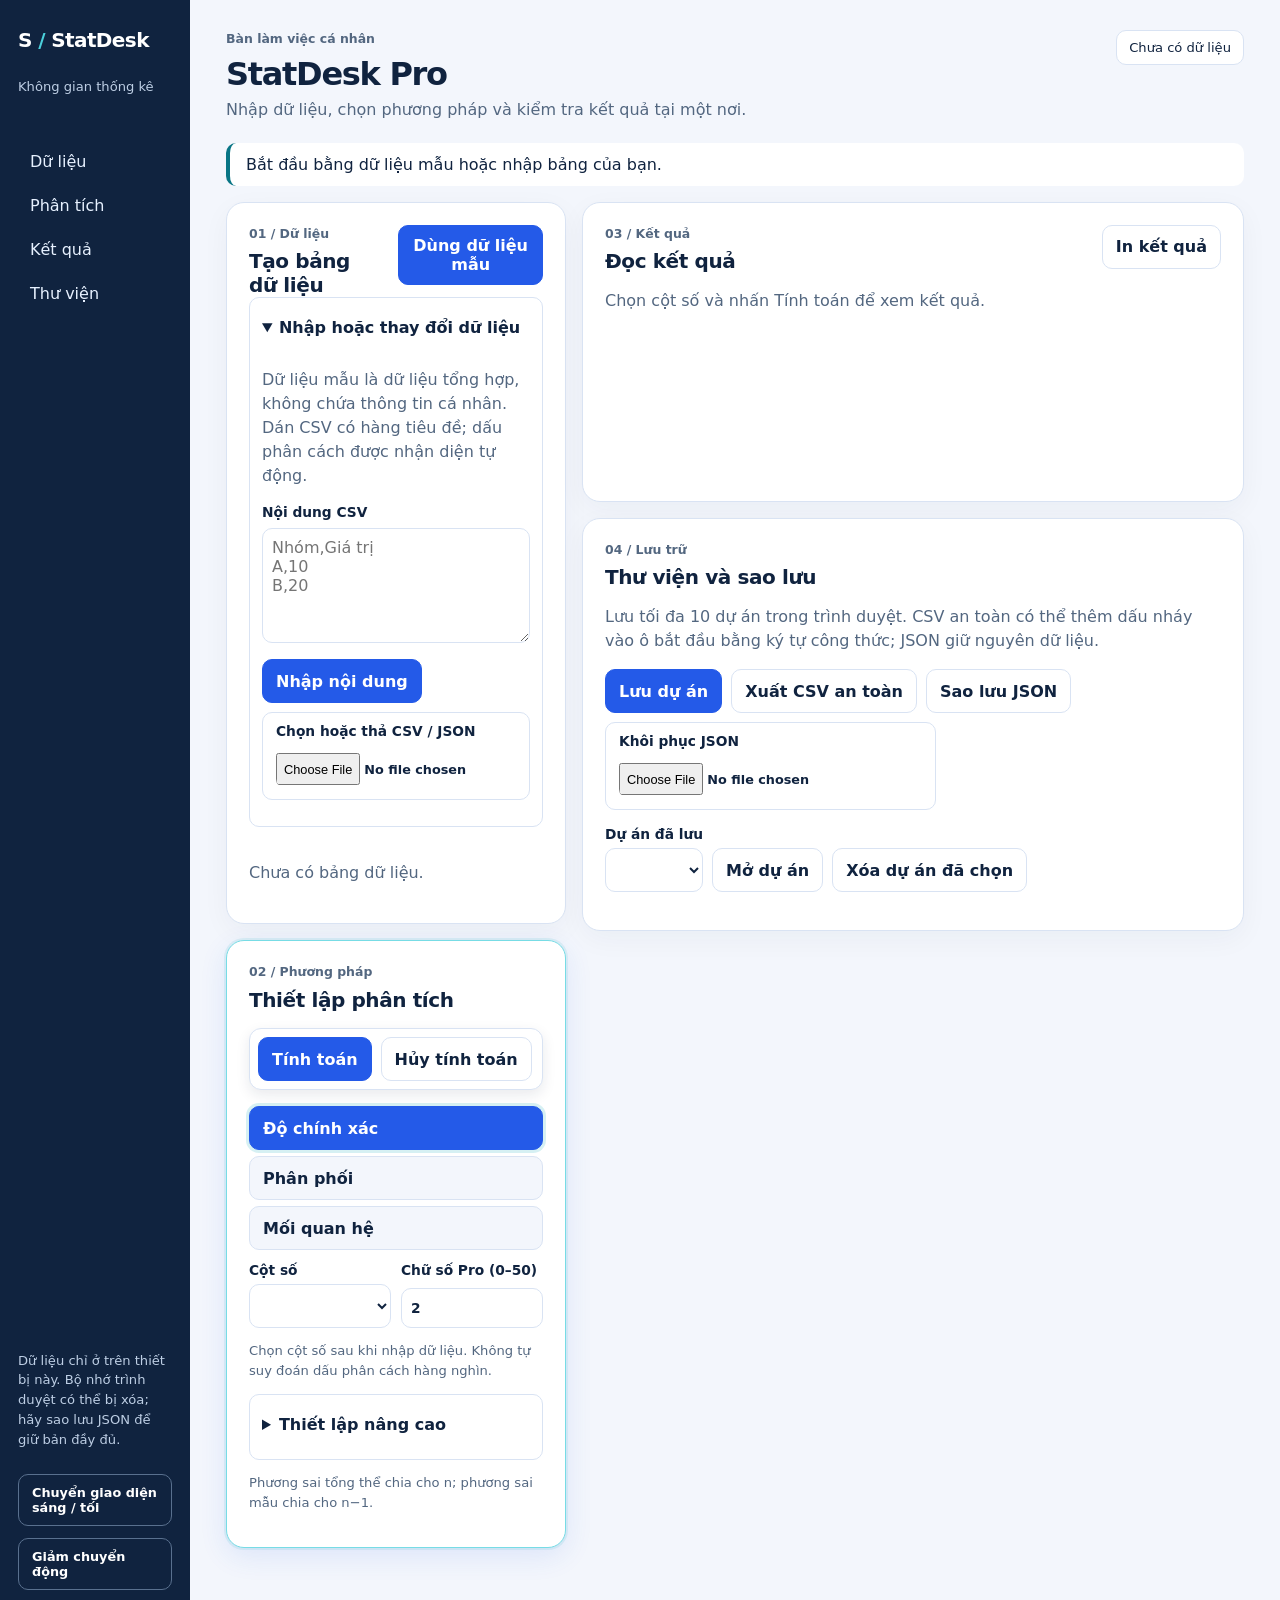
<file: index.html>
<!doctype html><html lang="vi"><head><meta charset="utf-8"><meta http-equiv="Content-Security-Policy" content="default-src 'none'; script-src 'self'; style-src 'self'; img-src 'self' data:; connect-src 'none'; worker-src 'self'; frame-src 'none'; object-src 'none'; form-action 'none'; base-uri 'none'"><meta name="viewport" content="width=device-width,initial-scale=1"><title>StatDesk Pro</title><meta name="theme-color" content="#10233f"><link rel="icon" type="image/svg+xml" href="./apps/web/favicon.svg"><link rel="stylesheet" href="./apps/web/styles.css"><script type="module" src="./apps/web/app.js"></script></head><body><a class="skip-link" href="#main">Chuyển đến nội dung chính</a><div class="shell"><aside><div class="brand">S<span> / </span>StatDesk</div><p>Không gian thống kê</p><nav aria-label="Điều hướng"><a href="#data">Dữ liệu</a><a href="#analysis">Phân tích</a><a href="#results">Kết quả</a><a href="#library">Thư viện</a></nav><p class="privacy">Dữ liệu chỉ ở trên thiết bị này. Bộ nhớ trình duyệt có thể bị xóa; hãy sao lưu JSON để giữ bản đầy đủ.</p><button id="theme" data-testid="theme" type="button" aria-pressed="false">Chuyển giao diện sáng / tối</button><button id="motion" data-testid="motion" type="button" aria-pressed="false">Giảm chuyển động</button></aside><main id="main"><header><div><p class="eyebrow">Bàn làm việc cá nhân</p><h1>StatDesk Pro</h1><p>Nhập dữ liệu, chọn phương pháp và kiểm tra kết quả tại một nơi.</p></div><div id="dirty" class="dirty">Chưa có dữ liệu</div></header><div id="status" role="status" aria-live="polite" data-testid="status">Bắt đầu bằng dữ liệu mẫu hoặc nhập bảng của bạn.</div><div class="workspace-column input-column"><section id="data"><div class="section-heading"><div><p class="step">01 / Dữ liệu</p><h2>Tạo bảng dữ liệu</h2></div><button id="sample" data-testid="sample">Dùng dữ liệu mẫu</button></div><details id="data-entry" data-testid="data-entry" open><summary>Nhập hoặc thay đổi dữ liệu</summary><p>Dữ liệu mẫu là dữ liệu tổng hợp, không chứa thông tin cá nhân. Dán CSV có hàng tiêu đề; dấu phân cách được nhận diện tự động.</p><label for="paste">Nội dung CSV</label><textarea id="paste" data-testid="paste" rows="5" spellcheck="false" placeholder="Nhóm,Giá trị&#10;A,10&#10;B,20"></textarea><div class="actions"><button id="import" data-testid="import">Nhập nội dung</button><label class="file-label" id="drop-zone">Chọn hoặc thả CSV / JSON<input id="file" data-testid="file" type="file" accept=".csv,.json,text/csv,application/json"></label></div></details><div id="preview" data-testid="preview" class="table-wrap"><p>Chưa có bảng dữ liệu.</p></div></section><section id="analysis"><div class="section-heading"><div><p class="step">02 / Phương pháp</p><h2>Thiết lập phân tích</h2></div></div><div class="actions"><button id="calculate" data-testid="calculate">Tính toán</button><button id="cancel" data-testid="cancel" class="secondary" disabled>Hủy tính toán</button><a id="view-results" class="result-link" href="#results" hidden>Xem kết quả</a></div><div class="tool-switch" role="group" aria-label="Công cụ phân tích"><button type="button" data-mode="precision" data-testid="mode-precision" aria-pressed="true">Độ chính xác</button><button type="button" data-mode="distribution" data-testid="mode-distribution" aria-pressed="false">Phân phối</button><button type="button" data-mode="relationship" data-testid="mode-relationship" aria-pressed="false">Mối quan hệ</button></div><div class="controls"><label>Cột số<select id="value" data-testid="value"></select></label><label id="pair-label" hidden>Cột Y<select id="pair" data-testid="pair"></select></label><label>Chữ số Pro (0–50)<input id="pro-digits" data-testid="pro-digits" type="number" min="0" max="50" value="2"></label></div><p class="hint" id="suggestion">Chọn cột số sau khi nhập dữ liệu. Không tự suy đoán dấu phân cách hàng nghìn.</p><details id="advanced" data-testid="advanced"><summary>Thiết lập nâng cao</summary><div class="controls"><label>Cột nhóm<select id="group" data-testid="group"></select></label><label>Lọc nhóm chính xác<input id="groupFilter" data-testid="group-filter"></label><label>Tìm trong hàng<input id="query" data-testid="query"></label><label>Giá trị thiếu<select id="missing" data-testid="missing"><option value="reject">Báo lỗi</option><option value="skip">Bỏ qua</option></select></label><label>Dấu thập phân<select id="decimal" data-testid="decimal"><option value="dot">Dấu chấm</option><option value="comma">Dấu phẩy</option></select></label><label>Độ chính xác thống kê chuẩn<input id="precision" data-testid="precision" type="number" min="0" max="10" value="2"></label><label>Sắp xếp cột<select id="sort" data-testid="sort"></select></label><label>Thứ tự<select id="direction"><option value="asc">Tăng dần</option><option value="desc">Giảm dần</option></select></label></div><fieldset><legend>Chỉ số hiển thị</legend><div id="metrics" class="metric-options"></div></fieldset><p class="hint">Độ chính xác thống kê chuẩn (0–10) được giữ trong dự án để dùng với kết quả thống kê chuẩn; kết quả Pro dùng số chữ số phía trên.</p></details><p class="hint">Phương sai tổng thể chia cho n; phương sai mẫu chia cho n−1.</p></section></div><div class="workspace-column output-column"><section id="results" tabindex="-1" aria-labelledby="results-title"><div class="section-heading"><div><p class="step">03 / Kết quả</p><h2 id="results-title">Đọc kết quả</h2></div><button id="print" class="secondary">In kết quả</button></div><p id="result-freshness" data-testid="result-freshness" role="status" hidden></p><div id="result" data-testid="result"><p>Chọn cột số và nhấn Tính toán để xem kết quả.</p></div></section><section id="library"><div class="section-heading"><div><p class="step">04 / Lưu trữ</p><h2>Thư viện và sao lưu</h2></div></div><p>Lưu tối đa 10 dự án trong trình duyệt. CSV an toàn có thể thêm dấu nháy vào ô bắt đầu bằng ký tự công thức; JSON giữ nguyên dữ liệu.</p><div class="actions"><button id="save" data-testid="save">Lưu dự án</button><button id="csv" data-testid="csv" class="secondary">Xuất CSV an toàn</button><button id="backup" data-testid="backup" class="secondary">Sao lưu JSON</button><label class="file-label">Khôi phục JSON<input id="restore" data-testid="restore" type="file" accept=".json,application/json"></label></div><div class="actions"><label>Dự án đã lưu<select id="projects" data-testid="projects"></select></label><button id="open" data-testid="open" class="secondary">Mở dự án</button><button id="remove" class="secondary">Xóa dự án đã chọn</button></div></section></div></main></div></body></html>
</file>
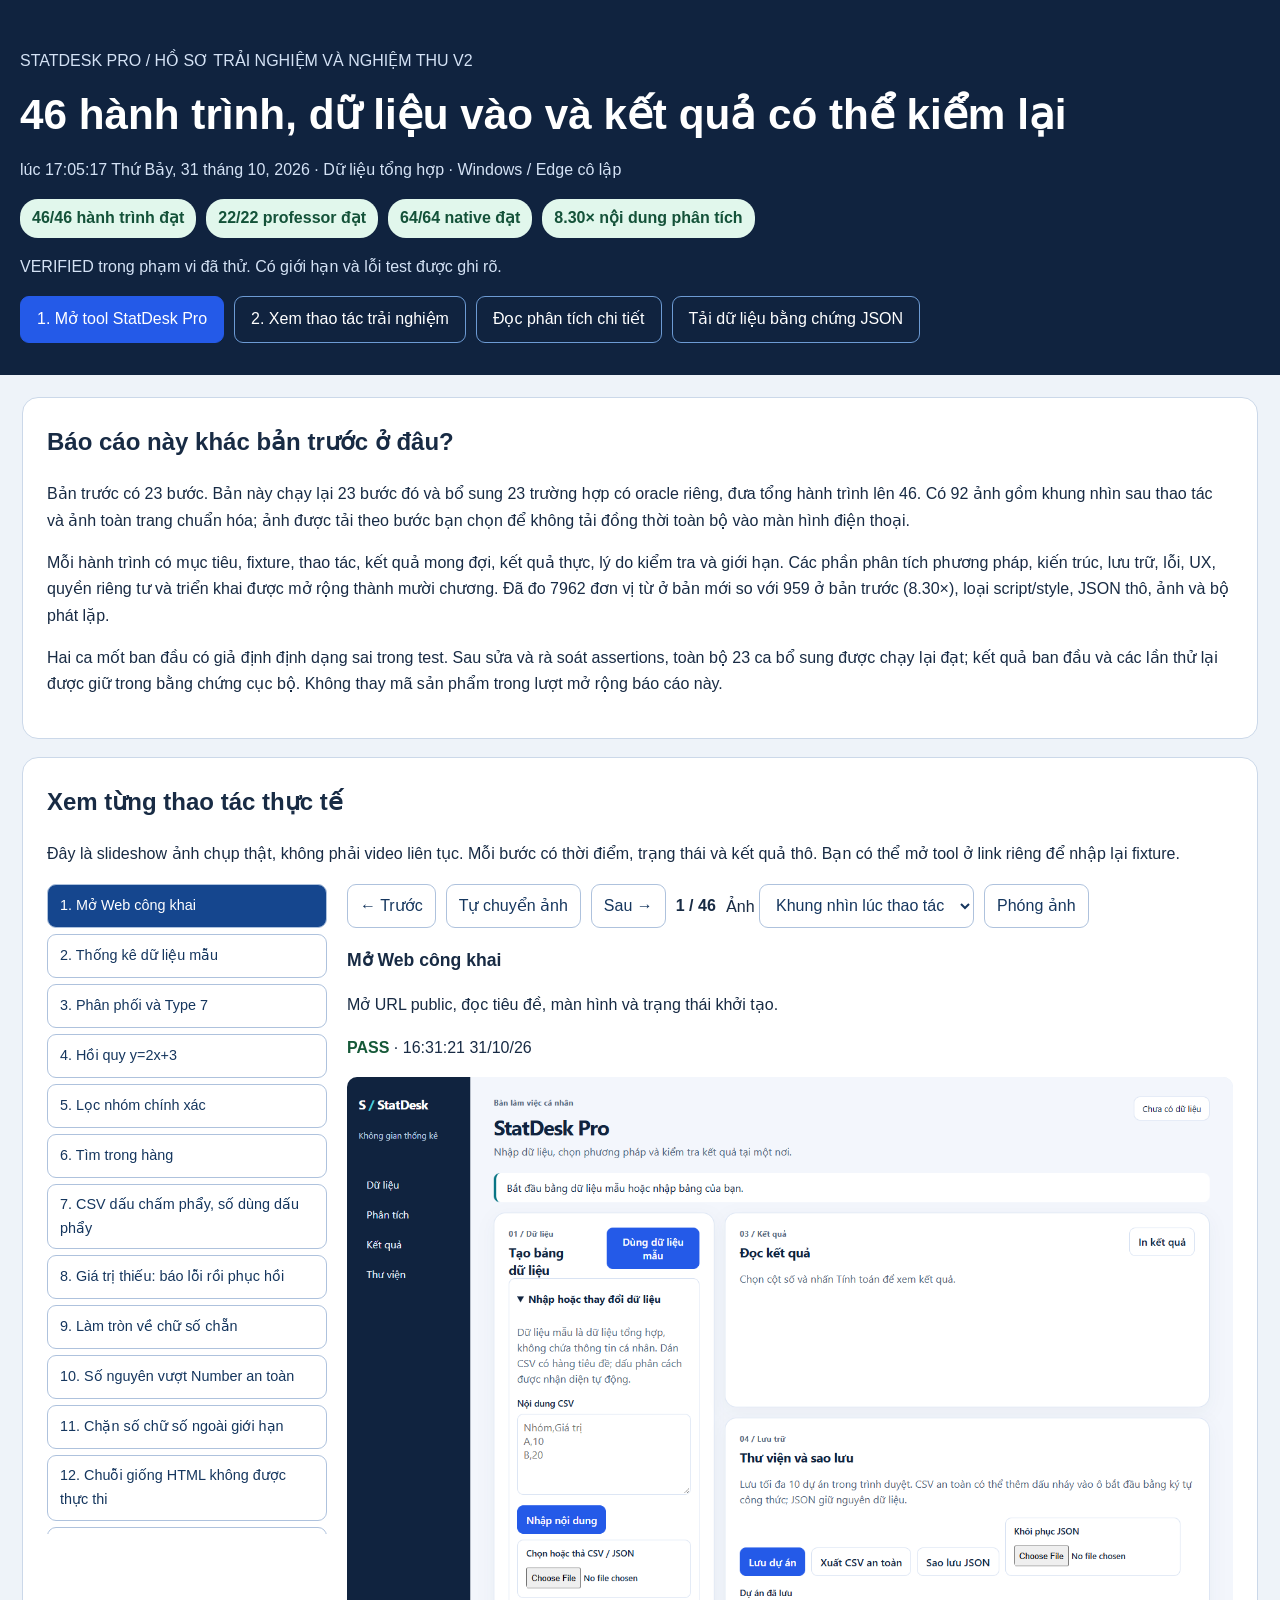
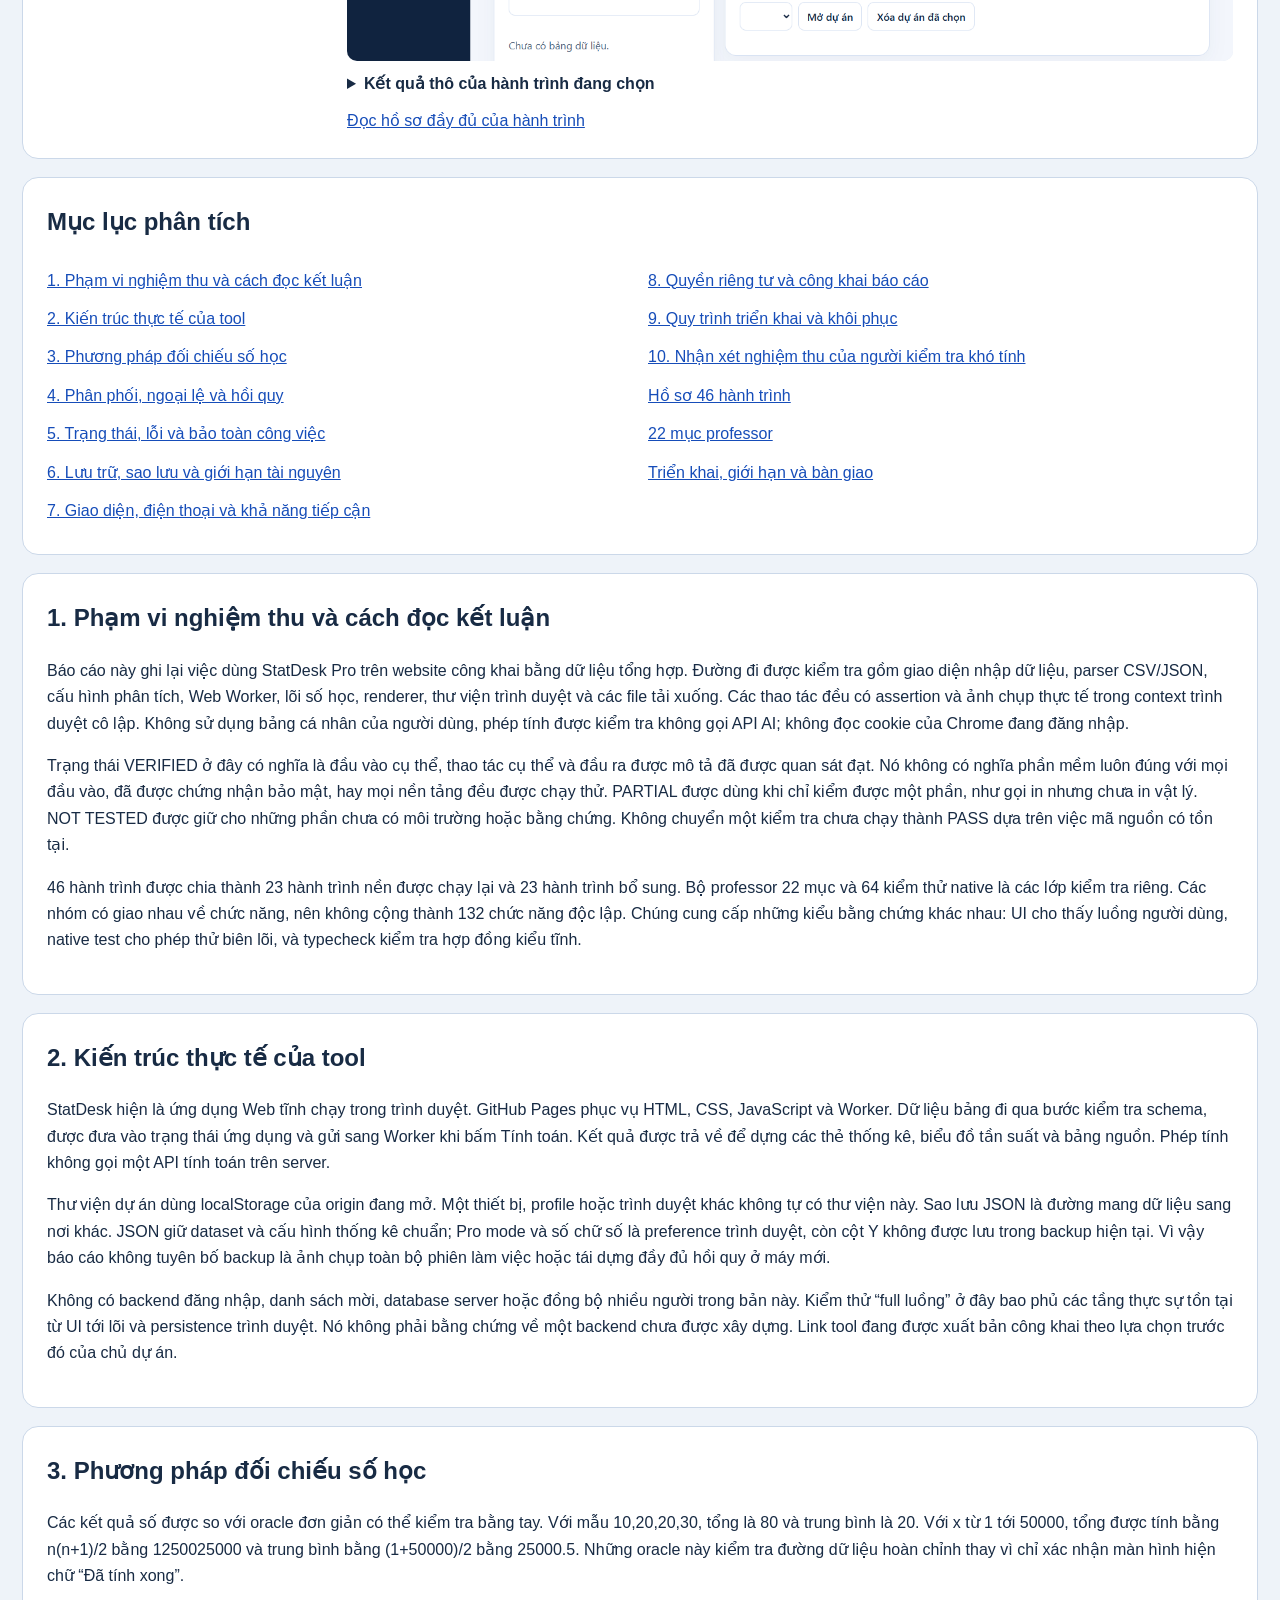
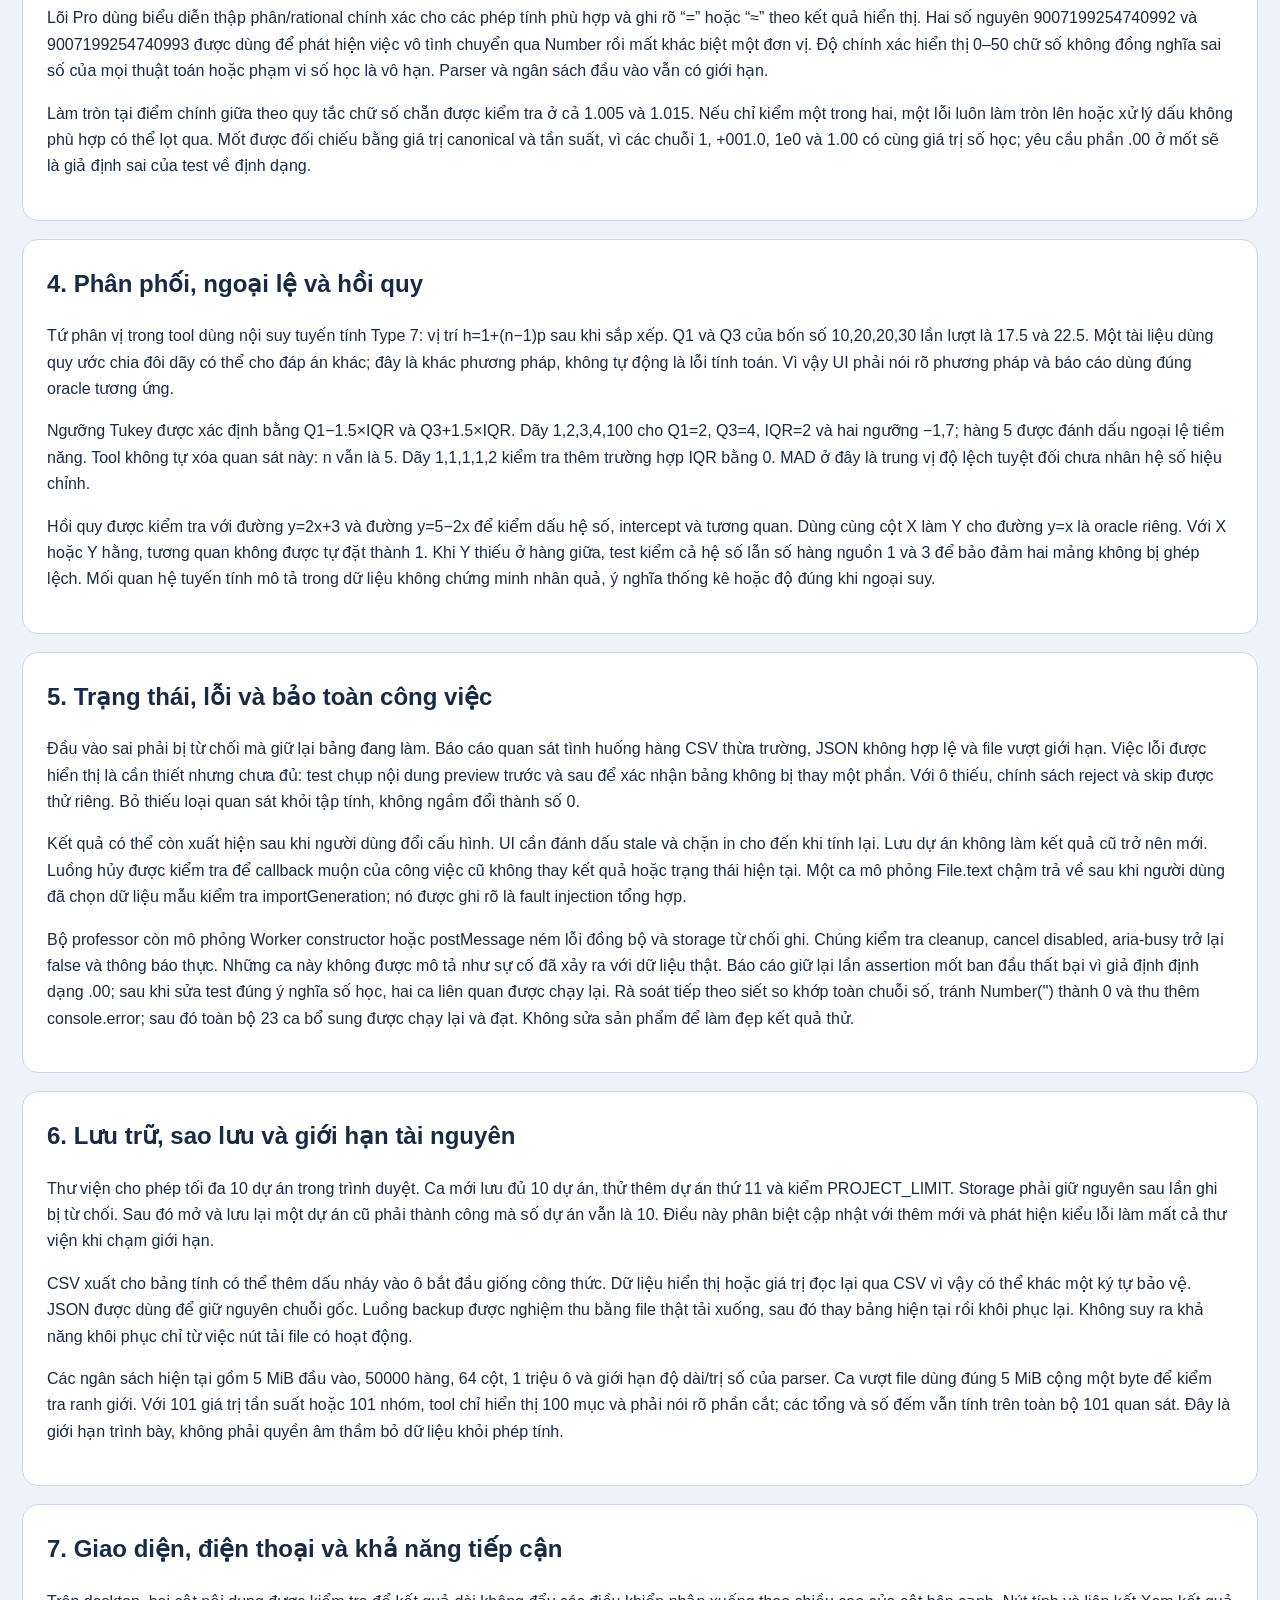
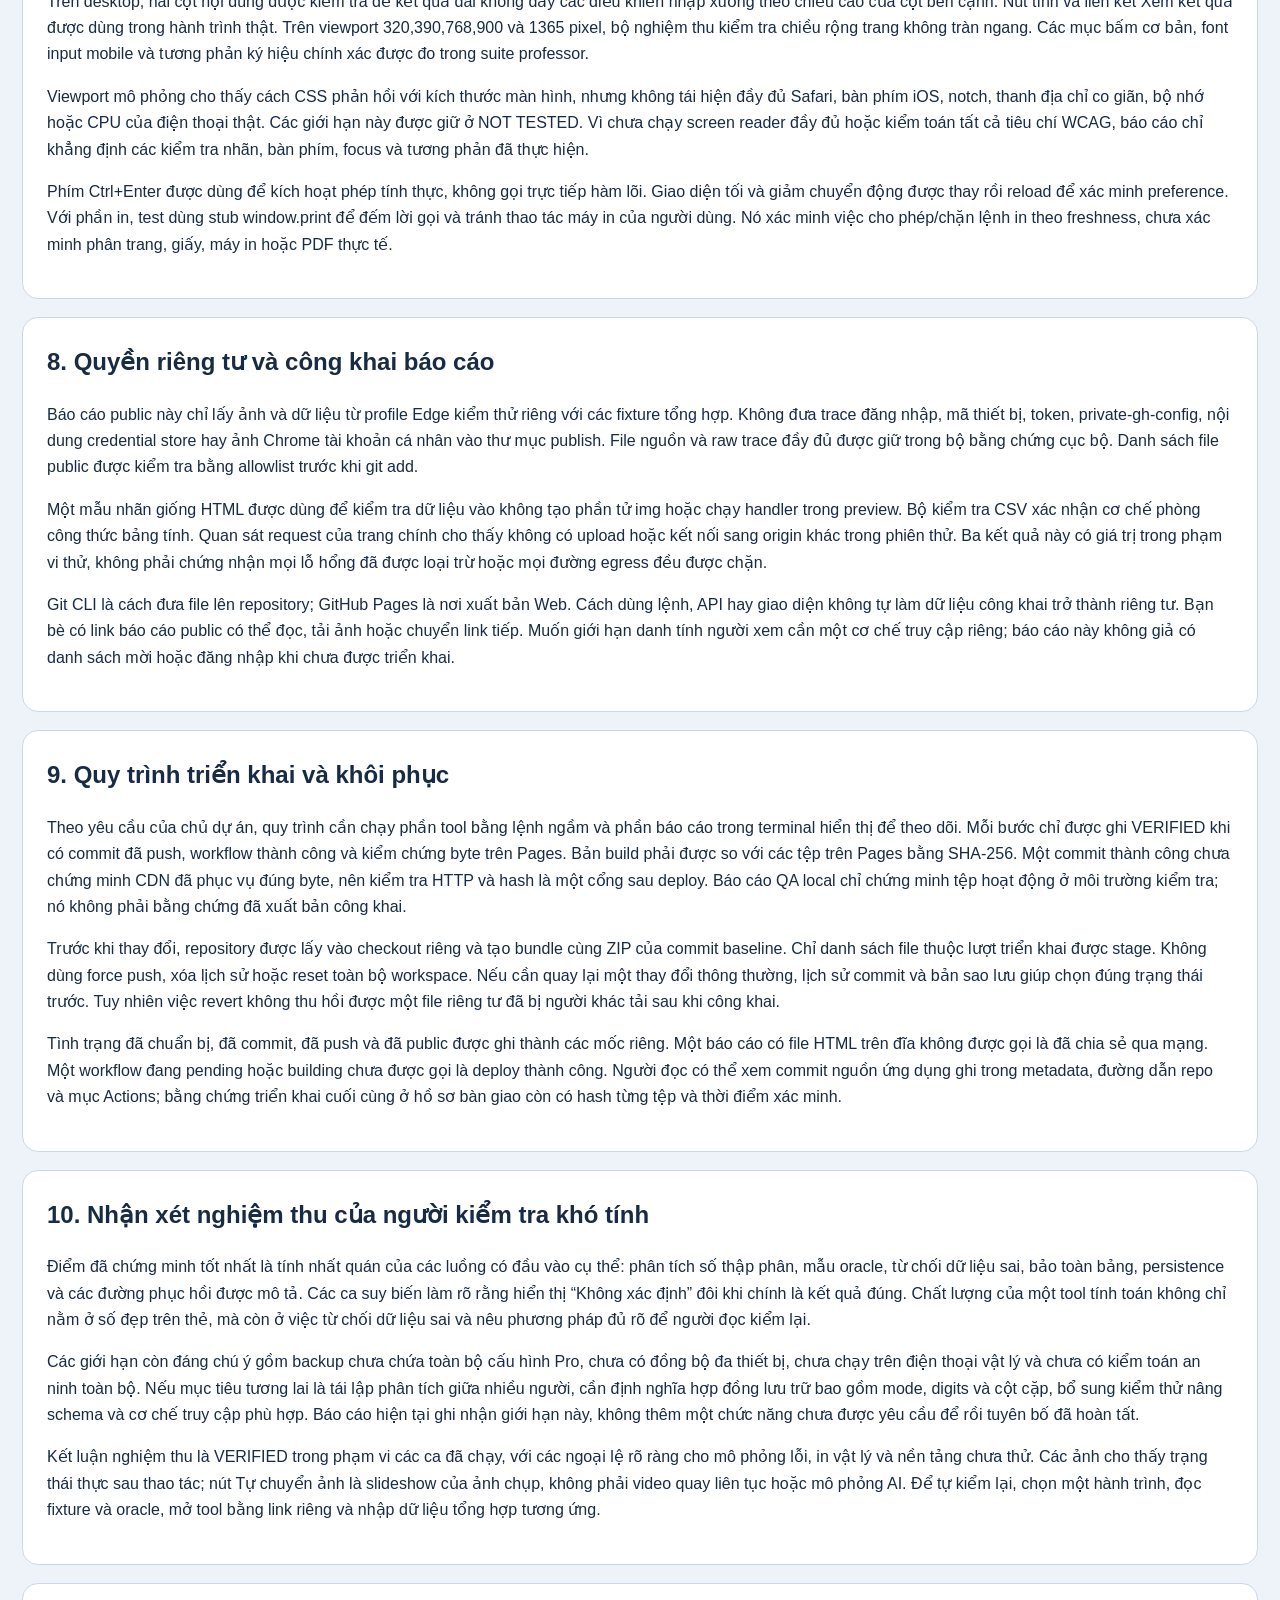
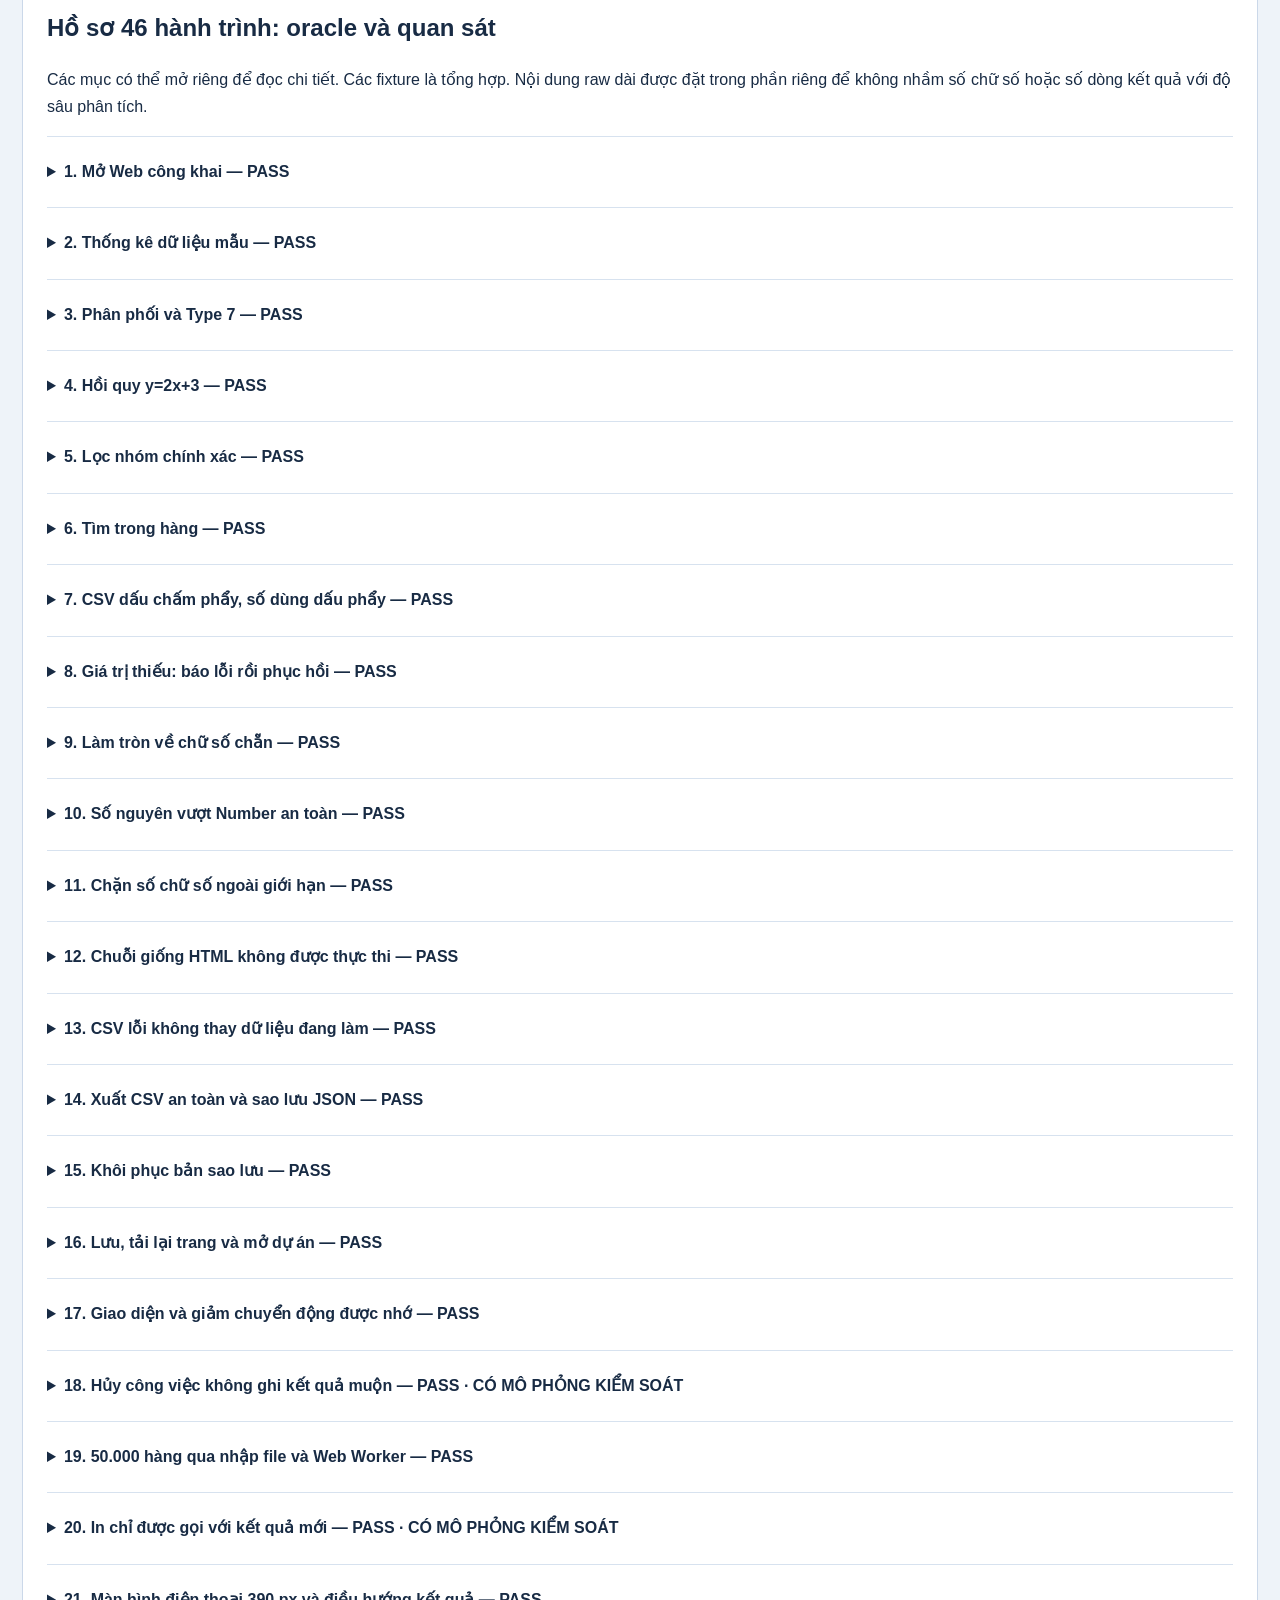
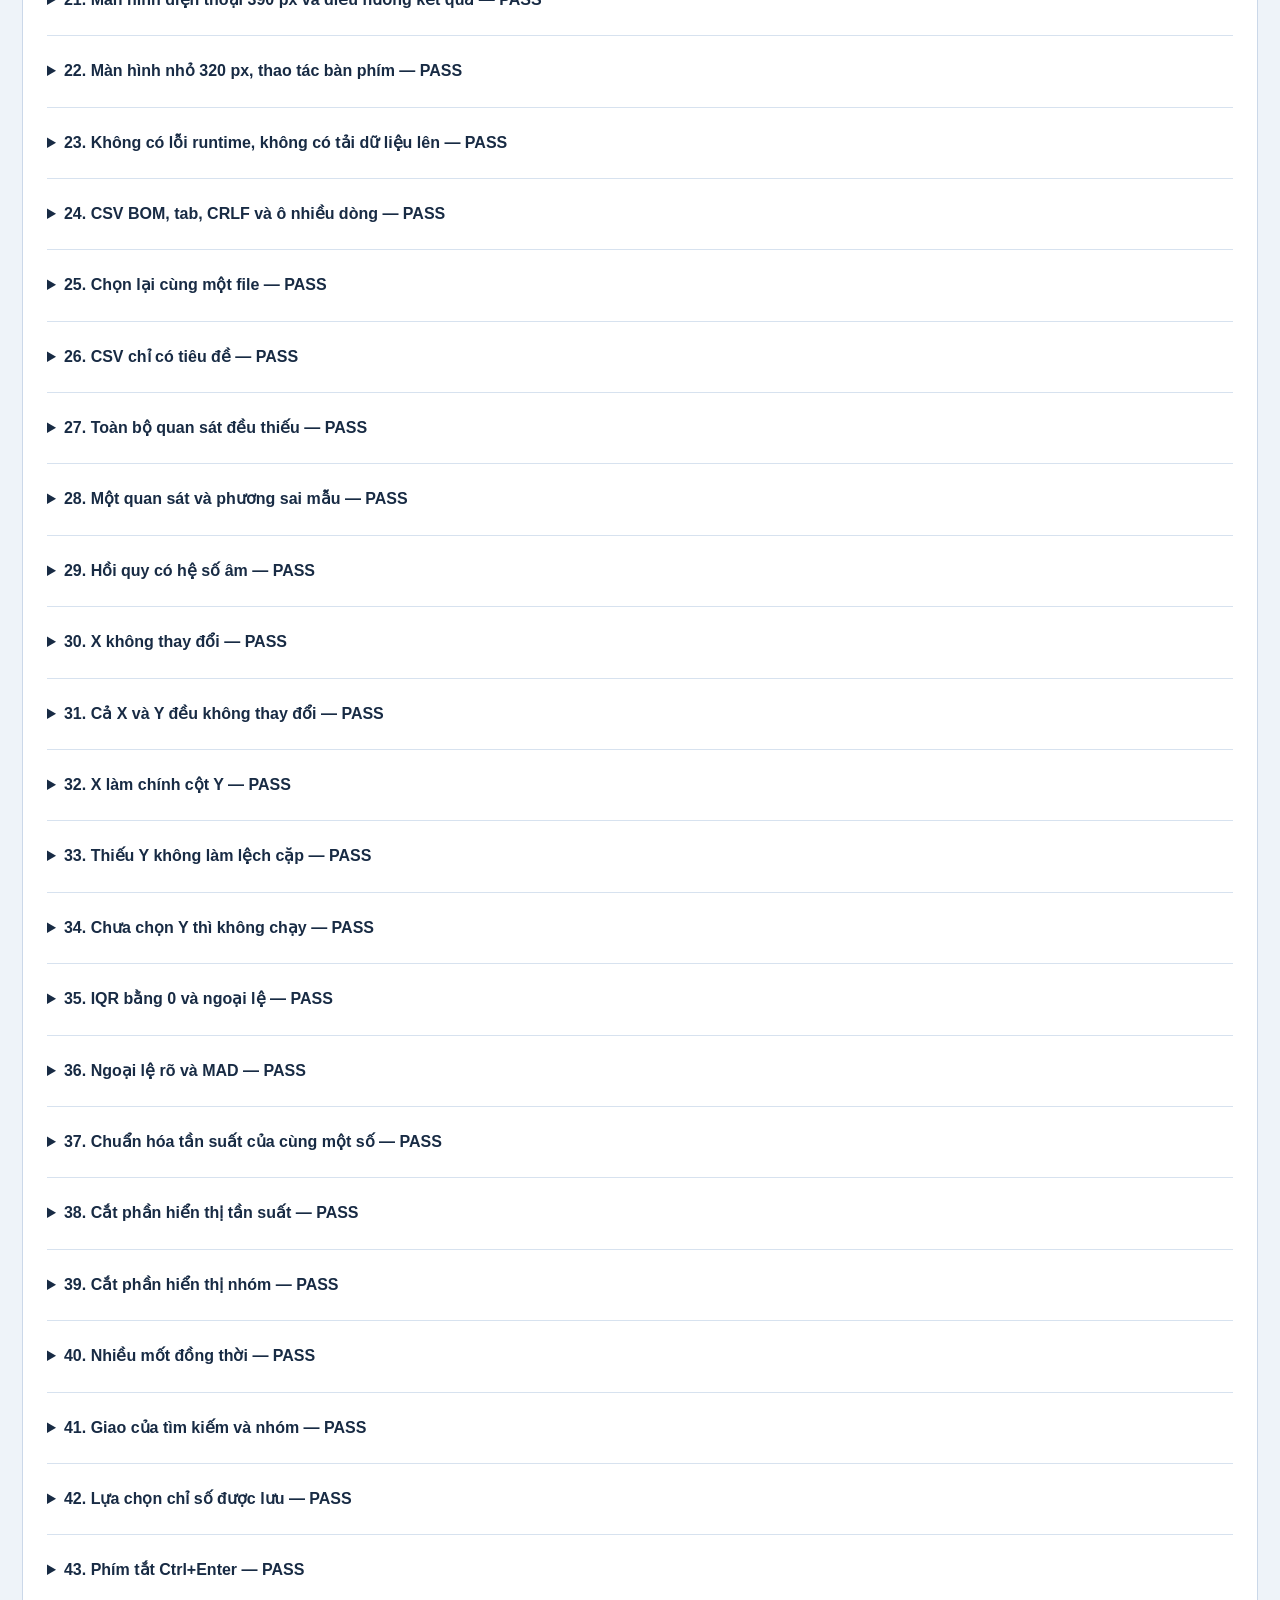
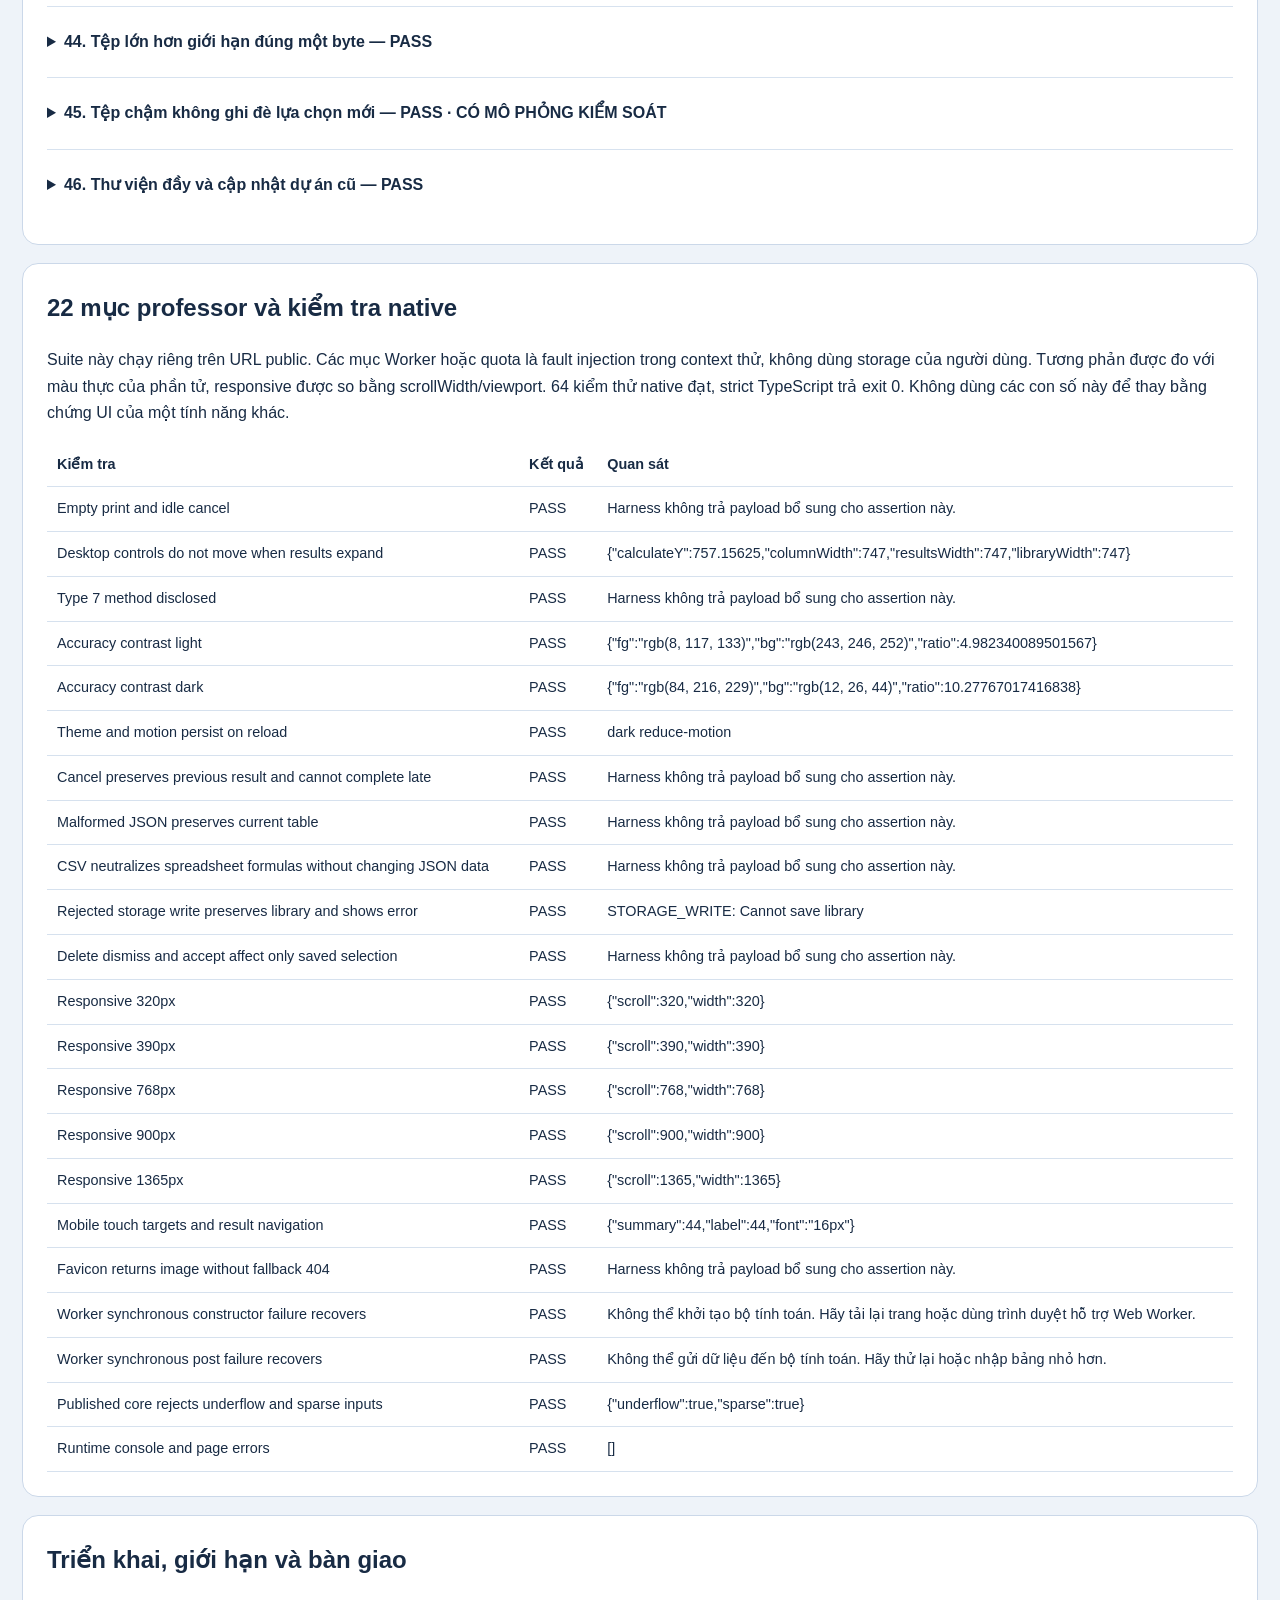
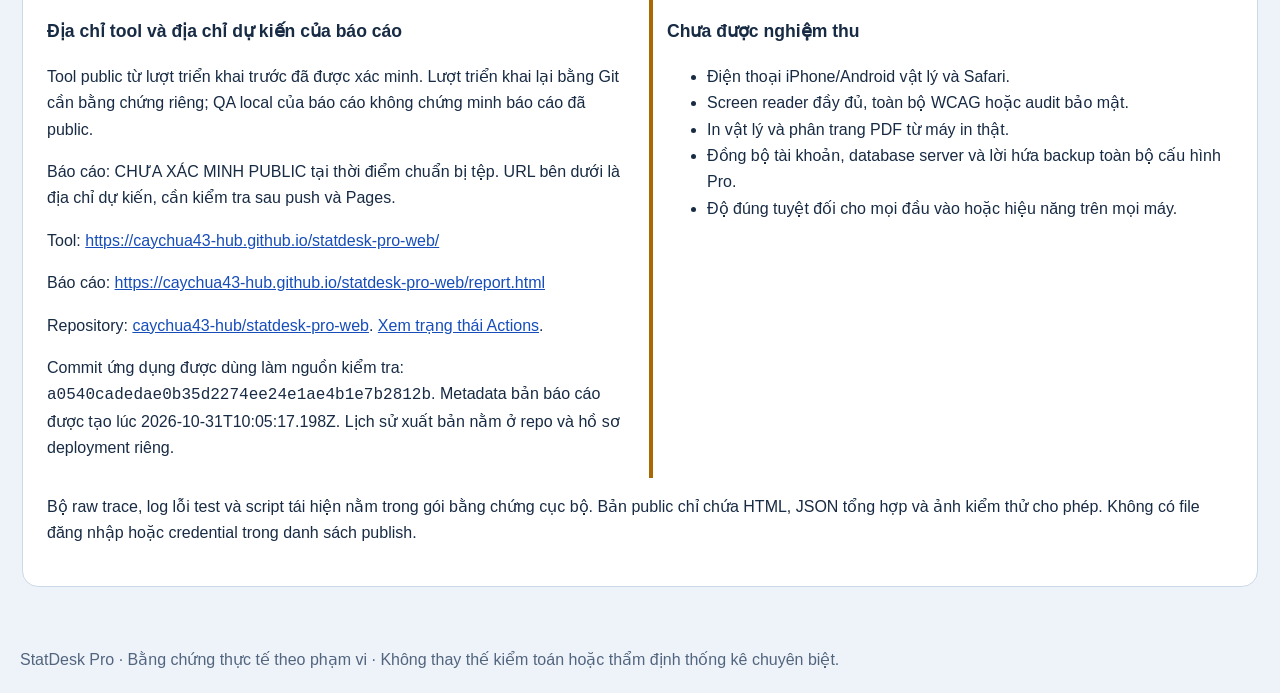
<file: report.html>
<!doctype html><html lang="vi"><meta charset="utf-8"><meta name="viewport" content="width=device-width,initial-scale=1"><meta http-equiv="Content-Security-Policy" content="default-src 'none'; script-src 'unsafe-inline'; style-src 'unsafe-inline'; img-src 'self' data:; connect-src 'none'; object-src 'none'; base-uri 'none'"><title>StatDesk Pro — Báo cáo nghiệm thu mở rộng</title><link rel="icon" type="image/svg+xml" href="data:image/svg+xml,%3Csvg xmlns=%22http://www.w3.org/2000/svg%22 viewBox=%220 0 32 32%22%3E%3Crect width=%2232%22 height=%2232%22 rx=%226%22 fill=%22%2310233f%22/%3E%3Ctext x=%228%22 y=%2224%22 fill=%22white%22 font-size=%2224%22%3ES%3C/text%3E%3C/svg%3E"><style>
*{box-sizing:border-box}html{scroll-behavior:smooth}body{margin:0;font:16px/1.65 Segoe UI,Arial,sans-serif;color:#182b44;background:#eef3f9}header{background:#10233f;color:#fff;padding:32px max(20px,calc((100vw - 1420px)/2))}header p{color:#d4e2f5}h1{font-size:clamp(1.7rem,3.3vw,3rem);line-height:1.2;margin:14px 0}h2{font-size:1.5rem;margin-top:0}h3{font-size:1.1rem}main{max-width:1460px;margin:auto;padding:22px}.panel{background:white;border:1px solid #cbd8e9;padding:24px;border-radius:16px;margin-bottom:18px}.links,.tags,.controls{display:flex;flex-wrap:wrap;gap:10px;align-items:center}.links a{display:inline-flex;align-items:center;min-height:46px;padding:9px 16px;border:1px solid #6d9bd4;border-radius:9px;color:#fff;text-decoration:none}.links a:first-child{background:#245ae8;border-color:#245ae8}.tag{background:#e1f7ec;color:#145239;padding:6px 12px;border-radius:18px;font-weight:700}.muted{color:#52657f}a{color:#164db9;overflow-wrap:anywhere}button,select{font:inherit;min-height:44px;border:1px solid #aec2dd;border-radius:9px;padding:8px 12px;background:#fff;color:#15365e;cursor:pointer}button:focus-visible,a:focus-visible,select:focus-visible,summary:focus-visible{outline:3px solid #bc7506;outline-offset:2px}.player-grid{display:grid;grid-template-columns:280px minmax(0,1fr);gap:20px}.case-nav{max-height:650px;overflow:auto}.case-nav button{width:100%;text-align:left;margin:0 0 6px;font-size:.9rem}.case-nav button[aria-current=true]{background:#15468e;color:#fff}.screen-wrap{background:#e8eef7;overflow:auto;max-height:720px;border-radius:10px}.screen-wrap img{display:block;max-width:100%;max-height:700px;object-fit:contain;object-position:top;margin:auto}.screen-wrap img.expanded{max-height:none}summary{min-height:44px;cursor:pointer;font-weight:700;padding:10px 0}.case-detail{border-top:1px solid #d7e2ef;padding:12px 0}.case-detail dl{display:grid;grid-template-columns:150px minmax(0,1fr);gap:8px 14px}.case-detail dt{font-weight:700}.case-detail dd{margin:0;overflow-wrap:anywhere}pre{white-space:pre-wrap;overflow-wrap:anywhere;background:#edf3fa;padding:12px;border-radius:9px;font-size:.86rem;max-height:420px;overflow:auto}table{width:100%;border-collapse:collapse;font-size:.9rem}td,th{border-bottom:1px solid #d6e1ee;padding:10px;text-align:left;vertical-align:top;overflow-wrap:anywhere}code{overflow-wrap:anywhere}.status{font-weight:700;color:#155938}.two{display:grid;grid-template-columns:1fr 1fr;gap:18px}.not-tested{border-left:4px solid #a96803;padding-left:14px}.toc{columns:2}.toc a{display:block;padding:6px 0}footer{padding:20px;color:#52657f}@media(max-width:800px){main{padding:12px}.panel{padding:17px}.player-grid,.two{display:block}.case-nav{max-height:190px;margin-bottom:15px}.case-detail dl{display:block}.case-detail dt{margin-top:12px}.toc{columns:1}}@media(prefers-reduced-motion:reduce){html{scroll-behavior:auto}}@media print{header{color:#000;background:white}.player-grid,.controls,.links{display:none}.panel{break-inside:avoid}details>*{display:block!important}}
</style><header><p>STATDESK PRO / HỒ SƠ TRẢI NGHIỆM VÀ NGHIỆM THU V2</p><h1>46 hành trình, dữ liệu vào và kết quả có thể kiểm lại</h1><p>lúc 17:05:17 Thứ Bảy, 31 tháng 10, 2026 · Dữ liệu tổng hợp · Windows / Edge cô lập</p><div class="tags"><span class="tag">46/46 hành trình đạt</span><span class="tag">22/22 professor đạt</span><span class="tag">64/64 native đạt</span><span class="tag" id="ratio-tag">Đang đối chiếu độ chi tiết</span></div><p>VERIFIED trong phạm vi đã thử. Có giới hạn và lỗi test được ghi rõ.</p><div class="links"><a href="https://caychua43-hub.github.io/statdesk-pro-web/">1. Mở tool StatDesk Pro</a><a href="#player">2. Xem thao tác trải nghiệm</a><a href="#methods">Đọc phân tích chi tiết</a><a href="report-assets/evidence.json" download>Tải dữ liệu bằng chứng JSON</a></div></header><main>
<section class="panel" data-analysis><h2>Báo cáo này khác bản trước ở đâu?</h2><p>Bản trước có 23 bước. Bản này chạy lại 23 bước đó và bổ sung 23 trường hợp có oracle riêng, đưa tổng hành trình lên 46. Có 92 ảnh gồm khung nhìn sau thao tác và ảnh toàn trang chuẩn hóa; ảnh được tải theo bước bạn chọn để không tải đồng thời toàn bộ vào màn hình điện thoại.</p><p>Mỗi hành trình có mục tiêu, fixture, thao tác, kết quả mong đợi, kết quả thực, lý do kiểm tra và giới hạn. Các phần phân tích phương pháp, kiến trúc, lưu trữ, lỗi, UX, quyền riêng tư và triển khai được mở rộng thành mười chương. <span id="ratio-explanation">Tỷ lệ nội dung được đo riêng, loại script, style, dữ liệu JSON thô và dữ liệu ảnh; không dùng kích thước file để chứng minh gấp đôi.</span></p><p>Hai ca mốt ban đầu có giả định định dạng sai trong test. Sau sửa và rà soát assertions, toàn bộ 23 ca bổ sung được chạy lại đạt; kết quả ban đầu và các lần thử lại được giữ trong bằng chứng cục bộ. Không thay mã sản phẩm trong lượt mở rộng báo cáo này.</p></section>
<section class="panel" id="player"><h2>Xem từng thao tác thực tế</h2><p>Đây là slideshow ảnh chụp thật, không phải video liên tục. Mỗi bước có thời điểm, trạng thái và kết quả thô. Bạn có thể mở tool ở link riêng để nhập lại fixture.</p><div class="player-grid"><nav id="case-nav" class="case-nav" aria-label="Chọn hành trình"></nav><div><div class="controls"><button id="prev">← Trước</button><button id="play">Tự chuyển ảnh</button><button id="next">Sau →</button><strong id="position" aria-live="polite"></strong><label>Ảnh <select id="image-mode"><option value="viewport">Khung nhìn lúc thao tác</option><option value="full">Toàn trang</option></select></label><button id="expand" aria-pressed="false">Phóng ảnh</button></div><h3 id="case-name"></h3><p id="case-action"></p><p><span id="case-status" class="status"></span> · <span id="case-time"></span></p><div class="screen-wrap"><img id="screen" alt=""></div><details><summary>Kết quả thô của hành trình đang chọn</summary><pre id="case-raw"></pre></details><a id="appendix-link" href="#case-1">Đọc hồ sơ đầy đủ của hành trình</a></div></div></section>
<section class="panel" data-analysis><h2>Mục lục phân tích</h2><nav class="toc"><a href="#method-0">1. Phạm vi nghiệm thu và cách đọc kết luận</a><a href="#method-1">2. Kiến trúc thực tế của tool</a><a href="#method-2">3. Phương pháp đối chiếu số học</a><a href="#method-3">4. Phân phối, ngoại lệ và hồi quy</a><a href="#method-4">5. Trạng thái, lỗi và bảo toàn công việc</a><a href="#method-5">6. Lưu trữ, sao lưu và giới hạn tài nguyên</a><a href="#method-6">7. Giao diện, điện thoại và khả năng tiếp cận</a><a href="#method-7">8. Quyền riêng tư và công khai báo cáo</a><a href="#method-8">9. Quy trình triển khai và khôi phục</a><a href="#method-9">10. Nhận xét nghiệm thu của người kiểm tra khó tính</a><a href="#appendix">Hồ sơ 46 hành trình</a><a href="#acceptance">22 mục professor</a><a href="#delivery">Triển khai, giới hạn và bàn giao</a></nav></section>
<div id="methods" data-analysis><section class="panel" id="method-0"><h2>1. Phạm vi nghiệm thu và cách đọc kết luận</h2><p>Báo cáo này ghi lại việc dùng StatDesk Pro trên website công khai bằng dữ liệu tổng hợp. Đường đi được kiểm tra gồm giao diện nhập dữ liệu, parser CSV/JSON, cấu hình phân tích, Web Worker, lõi số học, renderer, thư viện trình duyệt và các file tải xuống. Các thao tác đều có assertion và ảnh chụp thực tế trong context trình duyệt cô lập. Không sử dụng bảng cá nhân của người dùng, phép tính được kiểm tra không gọi API AI; không đọc cookie của Chrome đang đăng nhập.</p><p>Trạng thái VERIFIED ở đây có nghĩa là đầu vào cụ thể, thao tác cụ thể và đầu ra được mô tả đã được quan sát đạt. Nó không có nghĩa phần mềm luôn đúng với mọi đầu vào, đã được chứng nhận bảo mật, hay mọi nền tảng đều được chạy thử. PARTIAL được dùng khi chỉ kiểm được một phần, như gọi in nhưng chưa in vật lý. NOT TESTED được giữ cho những phần chưa có môi trường hoặc bằng chứng. Không chuyển một kiểm tra chưa chạy thành PASS dựa trên việc mã nguồn có tồn tại.</p><p>46 hành trình được chia thành 23 hành trình nền được chạy lại và 23 hành trình bổ sung. Bộ professor 22 mục và 64 kiểm thử native là các lớp kiểm tra riêng. Các nhóm có giao nhau về chức năng, nên không cộng thành 132 chức năng độc lập. Chúng cung cấp những kiểu bằng chứng khác nhau: UI cho thấy luồng người dùng, native test cho phép thử biên lõi, và typecheck kiểm tra hợp đồng kiểu tĩnh.</p></section><section class="panel" id="method-1"><h2>2. Kiến trúc thực tế của tool</h2><p>StatDesk hiện là ứng dụng Web tĩnh chạy trong trình duyệt. GitHub Pages phục vụ HTML, CSS, JavaScript và Worker. Dữ liệu bảng đi qua bước kiểm tra schema, được đưa vào trạng thái ứng dụng và gửi sang Worker khi bấm Tính toán. Kết quả được trả về để dựng các thẻ thống kê, biểu đồ tần suất và bảng nguồn. Phép tính không gọi một API tính toán trên server.</p><p>Thư viện dự án dùng localStorage của origin đang mở. Một thiết bị, profile hoặc trình duyệt khác không tự có thư viện này. Sao lưu JSON là đường mang dữ liệu sang nơi khác. JSON giữ dataset và cấu hình thống kê chuẩn; Pro mode và số chữ số là preference trình duyệt, còn cột Y không được lưu trong backup hiện tại. Vì vậy báo cáo không tuyên bố backup là ảnh chụp toàn bộ phiên làm việc hoặc tái dựng đầy đủ hồi quy ở máy mới.</p><p>Không có backend đăng nhập, danh sách mời, database server hoặc đồng bộ nhiều người trong bản này. Kiểm thử “full luồng” ở đây bao phủ các tầng thực sự tồn tại từ UI tới lõi và persistence trình duyệt. Nó không phải bằng chứng về một backend chưa được xây dựng. Link tool đang được xuất bản công khai theo lựa chọn trước đó của chủ dự án.</p></section><section class="panel" id="method-2"><h2>3. Phương pháp đối chiếu số học</h2><p>Các kết quả số được so với oracle đơn giản có thể kiểm tra bằng tay. Với mẫu 10,20,20,30, tổng là 80 và trung bình là 20. Với x từ 1 tới 50000, tổng được tính bằng n(n+1)/2 bằng 1250025000 và trung bình bằng (1+50000)/2 bằng 25000.5. Những oracle này kiểm tra đường dữ liệu hoàn chỉnh thay vì chỉ xác nhận màn hình hiện chữ “Đã tính xong”.</p><p>Lõi Pro dùng biểu diễn thập phân/rational chính xác cho các phép tính phù hợp và ghi rõ “=” hoặc “≈” theo kết quả hiển thị. Hai số nguyên 9007199254740992 và 9007199254740993 được dùng để phát hiện việc vô tình chuyển qua Number rồi mất khác biệt một đơn vị. Độ chính xác hiển thị 0–50 chữ số không đồng nghĩa sai số của mọi thuật toán hoặc phạm vi số học là vô hạn. Parser và ngân sách đầu vào vẫn có giới hạn.</p><p>Làm tròn tại điểm chính giữa theo quy tắc chữ số chẵn được kiểm tra ở cả 1.005 và 1.015. Nếu chỉ kiểm một trong hai, một lỗi luôn làm tròn lên hoặc xử lý dấu không phù hợp có thể lọt qua. Mốt được đối chiếu bằng giá trị canonical và tần suất, vì các chuỗi 1, +001.0, 1e0 và 1.00 có cùng giá trị số học; yêu cầu phần .00 ở mốt sẽ là giả định sai của test về định dạng.</p></section><section class="panel" id="method-3"><h2>4. Phân phối, ngoại lệ và hồi quy</h2><p>Tứ phân vị trong tool dùng nội suy tuyến tính Type 7: vị trí h=1+(n−1)p sau khi sắp xếp. Q1 và Q3 của bốn số 10,20,20,30 lần lượt là 17.5 và 22.5. Một tài liệu dùng quy ước chia đôi dãy có thể cho đáp án khác; đây là khác phương pháp, không tự động là lỗi tính toán. Vì vậy UI phải nói rõ phương pháp và báo cáo dùng đúng oracle tương ứng.</p><p>Ngưỡng Tukey được xác định bằng Q1−1.5×IQR và Q3+1.5×IQR. Dãy 1,2,3,4,100 cho Q1=2, Q3=4, IQR=2 và hai ngưỡng −1,7; hàng 5 được đánh dấu ngoại lệ tiềm năng. Tool không tự xóa quan sát này: n vẫn là 5. Dãy 1,1,1,1,2 kiểm tra thêm trường hợp IQR bằng 0. MAD ở đây là trung vị độ lệch tuyệt đối chưa nhân hệ số hiệu chỉnh.</p><p>Hồi quy được kiểm tra với đường y=2x+3 và đường y=5−2x để kiểm dấu hệ số, intercept và tương quan. Dùng cùng cột X làm Y cho đường y=x là oracle riêng. Với X hoặc Y hằng, tương quan không được tự đặt thành 1. Khi Y thiếu ở hàng giữa, test kiểm cả hệ số lẫn số hàng nguồn 1 và 3 để bảo đảm hai mảng không bị ghép lệch. Mối quan hệ tuyến tính mô tả trong dữ liệu không chứng minh nhân quả, ý nghĩa thống kê hoặc độ đúng khi ngoại suy.</p></section><section class="panel" id="method-4"><h2>5. Trạng thái, lỗi và bảo toàn công việc</h2><p>Đầu vào sai phải bị từ chối mà giữ lại bảng đang làm. Báo cáo quan sát tình huống hàng CSV thừa trường, JSON không hợp lệ và file vượt giới hạn. Việc lỗi được hiển thị là cần thiết nhưng chưa đủ: test chụp nội dung preview trước và sau để xác nhận bảng không bị thay một phần. Với ô thiếu, chính sách reject và skip được thử riêng. Bỏ thiếu loại quan sát khỏi tập tính, không ngầm đổi thành số 0.</p><p>Kết quả có thể còn xuất hiện sau khi người dùng đổi cấu hình. UI cần đánh dấu stale và chặn in cho đến khi tính lại. Lưu dự án không làm kết quả cũ trở nên mới. Luồng hủy được kiểm tra để callback muộn của công việc cũ không thay kết quả hoặc trạng thái hiện tại. Một ca mô phỏng File.text chậm trả về sau khi người dùng đã chọn dữ liệu mẫu kiểm tra importGeneration; nó được ghi rõ là fault injection tổng hợp.</p><p>Bộ professor còn mô phỏng Worker constructor hoặc postMessage ném lỗi đồng bộ và storage từ chối ghi. Chúng kiểm tra cleanup, cancel disabled, aria-busy trở lại false và thông báo thực. Những ca này không được mô tả như sự cố đã xảy ra với dữ liệu thật. Báo cáo giữ lại lần assertion mốt ban đầu thất bại vì giả định định dạng .00; sau khi sửa test đúng ý nghĩa số học, hai ca liên quan được chạy lại. Rà soát tiếp theo siết so khớp toàn chuỗi số, tránh Number('') thành 0 và thu thêm console.error; sau đó toàn bộ 23 ca bổ sung được chạy lại và đạt. Không sửa sản phẩm để làm đẹp kết quả thử.</p></section><section class="panel" id="method-5"><h2>6. Lưu trữ, sao lưu và giới hạn tài nguyên</h2><p>Thư viện cho phép tối đa 10 dự án trong trình duyệt. Ca mới lưu đủ 10 dự án, thử thêm dự án thứ 11 và kiểm PROJECT_LIMIT. Storage phải giữ nguyên sau lần ghi bị từ chối. Sau đó mở và lưu lại một dự án cũ phải thành công mà số dự án vẫn là 10. Điều này phân biệt cập nhật với thêm mới và phát hiện kiểu lỗi làm mất cả thư viện khi chạm giới hạn.</p><p>CSV xuất cho bảng tính có thể thêm dấu nháy vào ô bắt đầu giống công thức. Dữ liệu hiển thị hoặc giá trị đọc lại qua CSV vì vậy có thể khác một ký tự bảo vệ. JSON được dùng để giữ nguyên chuỗi gốc. Luồng backup được nghiệm thu bằng file thật tải xuống, sau đó thay bảng hiện tại rồi khôi phục lại. Không suy ra khả năng khôi phục chỉ từ việc nút tải file có hoạt động.</p><p>Các ngân sách hiện tại gồm 5 MiB đầu vào, 50000 hàng, 64 cột, 1 triệu ô và giới hạn độ dài/trị số của parser. Ca vượt file dùng đúng 5 MiB cộng một byte để kiểm tra ranh giới. Với 101 giá trị tần suất hoặc 101 nhóm, tool chỉ hiển thị 100 mục và phải nói rõ phần cắt; các tổng và số đếm vẫn tính trên toàn bộ 101 quan sát. Đây là giới hạn trình bày, không phải quyền âm thầm bỏ dữ liệu khỏi phép tính.</p></section><section class="panel" id="method-6"><h2>7. Giao diện, điện thoại và khả năng tiếp cận</h2><p>Trên desktop, hai cột nội dung được kiểm tra để kết quả dài không đẩy các điều khiển nhập xuống theo chiều cao của cột bên cạnh. Nút tính và liên kết Xem kết quả được dùng trong hành trình thật. Trên viewport 320,390,768,900 và 1365 pixel, bộ nghiệm thu kiểm tra chiều rộng trang không tràn ngang. Các mục bấm cơ bản, font input mobile và tương phản ký hiệu chính xác được đo trong suite professor.</p><p>Viewport mô phỏng cho thấy cách CSS phản hồi với kích thước màn hình, nhưng không tái hiện đầy đủ Safari, bàn phím iOS, notch, thanh địa chỉ co giãn, bộ nhớ hoặc CPU của điện thoại thật. Các giới hạn này được giữ ở NOT TESTED. Vì chưa chạy screen reader đầy đủ hoặc kiểm toán tất cả tiêu chí WCAG, báo cáo chỉ khẳng định các kiểm tra nhãn, bàn phím, focus và tương phản đã thực hiện.</p><p>Phím Ctrl+Enter được dùng để kích hoạt phép tính thực, không gọi trực tiếp hàm lõi. Giao diện tối và giảm chuyển động được thay rồi reload để xác minh preference. Với phần in, test dùng stub window.print để đếm lời gọi và tránh thao tác máy in của người dùng. Nó xác minh việc cho phép/chặn lệnh in theo freshness, chưa xác minh phân trang, giấy, máy in hoặc PDF thực tế.</p></section><section class="panel" id="method-7"><h2>8. Quyền riêng tư và công khai báo cáo</h2><p>Báo cáo public này chỉ lấy ảnh và dữ liệu từ profile Edge kiểm thử riêng với các fixture tổng hợp. Không đưa trace đăng nhập, mã thiết bị, token, private-gh-config, nội dung credential store hay ảnh Chrome tài khoản cá nhân vào thư mục publish. File nguồn và raw trace đầy đủ được giữ trong bộ bằng chứng cục bộ. Danh sách file public được kiểm tra bằng allowlist trước khi git add.</p><p>Một mẫu nhãn giống HTML được dùng để kiểm tra dữ liệu vào không tạo phần tử img hoặc chạy handler trong preview. Bộ kiểm tra CSV xác nhận cơ chế phòng công thức bảng tính. Quan sát request của trang chính cho thấy không có upload hoặc kết nối sang origin khác trong phiên thử. Ba kết quả này có giá trị trong phạm vi thử, không phải chứng nhận mọi lỗ hổng đã được loại trừ hoặc mọi đường egress đều được chặn.</p><p>Git CLI là cách đưa file lên repository; GitHub Pages là nơi xuất bản Web. Cách dùng lệnh, API hay giao diện không tự làm dữ liệu công khai trở thành riêng tư. Bạn bè có link báo cáo public có thể đọc, tải ảnh hoặc chuyển link tiếp. Muốn giới hạn danh tính người xem cần một cơ chế truy cập riêng; báo cáo này không giả có danh sách mời hoặc đăng nhập khi chưa được triển khai.</p></section><section class="panel" id="method-8"><h2>9. Quy trình triển khai và khôi phục</h2><p>Theo yêu cầu của chủ dự án, quy trình cần chạy phần tool bằng lệnh ngầm và phần báo cáo trong terminal hiển thị để theo dõi. Mỗi bước chỉ được ghi VERIFIED khi có commit đã push, workflow thành công và kiểm chứng byte trên Pages. Bản build phải được so với các tệp trên Pages bằng SHA-256. Một commit thành công chưa chứng minh CDN đã phục vụ đúng byte, nên kiểm tra HTTP và hash là một cổng sau deploy. Báo cáo QA local chỉ chứng minh tệp hoạt động ở môi trường kiểm tra; nó không phải bằng chứng đã xuất bản công khai.</p><p>Trước khi thay đổi, repository được lấy vào checkout riêng và tạo bundle cùng ZIP của commit baseline. Chỉ danh sách file thuộc lượt triển khai được stage. Không dùng force push, xóa lịch sử hoặc reset toàn bộ workspace. Nếu cần quay lại một thay đổi thông thường, lịch sử commit và bản sao lưu giúp chọn đúng trạng thái trước. Tuy nhiên việc revert không thu hồi được một file riêng tư đã bị người khác tải sau khi công khai.</p><p>Tình trạng đã chuẩn bị, đã commit, đã push và đã public được ghi thành các mốc riêng. Một báo cáo có file HTML trên đĩa không được gọi là đã chia sẻ qua mạng. Một workflow đang pending hoặc building chưa được gọi là deploy thành công. Người đọc có thể xem commit nguồn ứng dụng ghi trong metadata, đường dẫn repo và mục Actions; bằng chứng triển khai cuối cùng ở hồ sơ bàn giao còn có hash từng tệp và thời điểm xác minh.</p></section><section class="panel" id="method-9"><h2>10. Nhận xét nghiệm thu của người kiểm tra khó tính</h2><p>Điểm đã chứng minh tốt nhất là tính nhất quán của các luồng có đầu vào cụ thể: phân tích số thập phân, mẫu oracle, từ chối dữ liệu sai, bảo toàn bảng, persistence và các đường phục hồi được mô tả. Các ca suy biến làm rõ rằng hiển thị “Không xác định” đôi khi chính là kết quả đúng. Chất lượng của một tool tính toán không chỉ nằm ở số đẹp trên thẻ, mà còn ở việc từ chối dữ liệu sai và nêu phương pháp đủ rõ để người đọc kiểm lại.</p><p>Các giới hạn còn đáng chú ý gồm backup chưa chứa toàn bộ cấu hình Pro, chưa có đồng bộ đa thiết bị, chưa chạy trên điện thoại vật lý và chưa có kiểm toán an ninh toàn bộ. Nếu mục tiêu tương lai là tái lập phân tích giữa nhiều người, cần định nghĩa hợp đồng lưu trữ bao gồm mode, digits và cột cặp, bổ sung kiểm thử nâng schema và cơ chế truy cập phù hợp. Báo cáo hiện tại ghi nhận giới hạn này, không thêm một chức năng chưa được yêu cầu để rồi tuyên bố đã hoàn tất.</p><p>Kết luận nghiệm thu là VERIFIED trong phạm vi các ca đã chạy, với các ngoại lệ rõ ràng cho mô phỏng lỗi, in vật lý và nền tảng chưa thử. Các ảnh cho thấy trạng thái thực sau thao tác; nút Tự chuyển ảnh là slideshow của ảnh chụp, không phải video quay liên tục hoặc mô phỏng AI. Để tự kiểm lại, chọn một hành trình, đọc fixture và oracle, mở tool bằng link riêng và nhập dữ liệu tổng hợp tương ứng.</p></section></div>
<section class="panel" id="appendix" data-analysis><h2>Hồ sơ 46 hành trình: oracle và quan sát</h2><p>Các mục có thể mở riêng để đọc chi tiết. Các fixture là tổng hợp. Nội dung raw dài được đặt trong phần riêng để không nhầm số chữ số hoặc số dòng kết quả với độ sâu phân tích.</p><details class="case-detail" id="case-1"><summary>1. Mở Web công khai — PASS</summary><dl><dt>Mục tiêu</dt><dd>Xác minh danh tính ứng dụng trước khi thử; trang trắng hoặc trang lỗi không được tính là đã mở tool.</dd><dt>Dữ liệu / trạng thái</dt><dd>Trang public vừa tải, chưa có dữ liệu.</dd><dt>Thao tác đã chạy</dt><dd>Mở URL public, đọc tiêu đề, màn hình và trạng thái khởi tạo.</dd><dt>Kết quả mong đợi</dt><dd>HTTP 200; title và h1 là StatDesk Pro; màn hình khởi tạo có nút dữ liệu mẫu.</dd><dt>Quan sát thực</dt><dd>Bắt đầu bằng dữ liệu mẫu hoặc nhập bảng của bạn.. {&quot;http&quot;:200,&quot;title&quot;:&quot;StatDesk Pro&quot;,&quot;browser&quot;:&quot;156.0.4314.50&quot;,&quot;viewport&quot;:{&quot;width&quot;:1365,&quot;height&quot;:900}}</dd><dt>Phạm vi</dt><dd>Phiên Edge cô lập; dữ liệu tổng hợp; bản public thực tế. Tình huống kiểm tra cụ thể; không đại diện cho mọi dữ liệu và mọi trình duyệt.</dd><dt>Bằng chứng</dt><dd><a href="report-assets/screenshots/case-01-viewport.png">Ảnh khung nhìn</a> · <a href="report-assets/screenshots/case-01-full.png">Ảnh toàn trang</a> · <button class="select-case" data-index="0">Xem trên bộ phát</button></dd></dl><details data-raw><summary>Quan sát đầy đủ, không tính vào tỷ lệ độ chi tiết</summary><pre>{
  &quot;http&quot;: 200,
  &quot;title&quot;: &quot;StatDesk Pro&quot;,
  &quot;browser&quot;: &quot;156.0.4314.50&quot;,
  &quot;viewport&quot;: {
    &quot;width&quot;: 1365,
    &quot;height&quot;: 900
  }
}</pre></details></details><details class="case-detail" id="case-2"><summary>2. Thống kê dữ liệu mẫu — PASS</summary><dl><dt>Mục tiêu</dt><dd>Tổng được đối chiếu bằng 10+20+20+30=80 và mean=80/4=20, độc lập với cách renderer trình bày.</dd><dt>Dữ liệu / trạng thái</dt><dd>Mẫu tổng hợp: 10, 20, 20, 30.</dd><dt>Thao tác đã chạy</dt><dd>Bấm Dùng dữ liệu mẫu → Độ chính xác → Tính toán; đối chiếu số lượng, tổng, trung bình.</dd><dt>Kết quả mong đợi</dt><dd>n=4; tổng=80; trung bình=20.</dd><dt>Quan sát thực</dt><dd>Đã tính xong.. Tổng 4 hàng • Được chọn 4 • Hợp lệ 4 • Thiếu 0 • Loại bởi bộ lọc 0

Thống kê độ chính xác cao • 3.2 ms

= Chính xác · ≈ Đã làm tròn theo số chữ số đã chọn. Khi nằm chính giữa hai giá trị, kết quả làm tròn về chữ số chẵn.

Số lượng
=
4
Tổng
=
80.00
Trung bình
=
20.00
Nhỏ nhất
=
10.00
Lớn nhất
=
30.00
Trung vị
=
20.00
Phương sai tổng thể
=
50.00
Phương sai mẫu
≈
66.67
Độ lệch chuẩn tổng thể
≈
7.07
Độ lệch chuẩn mẫu
≈
8.16
Mốt
= 20
Tần suất
10
1 (25.00%)
20
2 (50.00%)
30
1 (25.00%)
Các hàng nguồn hợp lệ
Hàng dữ liệu	Nhóm	Giá trị
1	A	10
2	A	20
3	B	20
4	B	30</dd><dt>Phạm vi</dt><dd>Phiên Edge cô lập; dữ liệu tổng hợp; bản public thực tế. Tình huống kiểm tra cụ thể; không đại diện cho mọi dữ liệu và mọi trình duyệt.</dd><dt>Bằng chứng</dt><dd><a href="report-assets/screenshots/case-02-viewport.png">Ảnh khung nhìn</a> · <a href="report-assets/screenshots/case-02-full.png">Ảnh toàn trang</a> · <button class="select-case" data-index="1">Xem trên bộ phát</button></dd></dl><details data-raw><summary>Quan sát đầy đủ, không tính vào tỷ lệ độ chi tiết</summary><pre>Tổng 4 hàng • Được chọn 4 • Hợp lệ 4 • Thiếu 0 • Loại bởi bộ lọc 0

Thống kê độ chính xác cao • 3.2 ms

= Chính xác · ≈ Đã làm tròn theo số chữ số đã chọn. Khi nằm chính giữa hai giá trị, kết quả làm tròn về chữ số chẵn.

Số lượng
=
4
Tổng
=
80.00
Trung bình
=
20.00
Nhỏ nhất
=
10.00
Lớn nhất
=
30.00
Trung vị
=
20.00
Phương sai tổng thể
=
50.00
Phương sai mẫu
≈
66.67
Độ lệch chuẩn tổng thể
≈
7.07
Độ lệch chuẩn mẫu
≈
8.16
Mốt
= 20
Tần suất
10
1 (25.00%)
20
2 (50.00%)
30
1 (25.00%)
Các hàng nguồn hợp lệ
Hàng dữ liệu	Nhóm	Giá trị
1	A	10
2	A	20
3	B	20
4	B	30</pre></details></details><details class="case-detail" id="case-3"><summary>3. Phân phối và Type 7 — PASS</summary><dl><dt>Mục tiêu</dt><dd>Vị trí h=1+(4−1)p cho Q1=10+0.75×10 và Q3=20+0.25×10. Không đối chiếu với một quy ước tứ phân vị khác.</dd><dt>Dữ liệu / trạng thái</dt><dd>Dãy đã sắp xếp: 10,20,20,30; p=0.25 và 0.75.</dd><dt>Thao tác đã chạy</dt><dd>Bấm Phân phối → Tính toán; kiểm tra Q1=17,5 và Q3=22,5 cùng giải thích phương pháp.</dd><dt>Kết quả mong đợi</dt><dd>Q1=17.50, Q3=22.50 và có chú thích Type 7.</dd><dt>Quan sát thực</dt><dd>Đã tính xong.. Tổng 4 hàng • Được chọn 4 • Hợp lệ 4 • Thiếu 0 • Loại bởi bộ lọc 0

Phân phối và ngoại lệ tiềm năng • 4.5 ms

= Chính xác · ≈ Đã làm tròn theo số chữ số đã chọn. Khi nằm chính giữa hai giá trị, kết quả làm tròn về chữ số chẵn.

Số lượng
=
4
Tổng
=
80.00
Trung bình
=
20.00
Nhỏ nhất
=
10.00
Lớn nhất
=
30.00
Trung vị
=
20.00
Phương sai tổng thể
=
50.00
Phương sai mẫu
≈
66.67
Độ lệch chuẩn tổng thể
≈
7.07
Độ lệch chuẩn mẫu
≈
8.16
Tứ phân vị thứ nhất (Q1)
=
17.50
Tứ phân vị thứ ba (Q3)
=
22.50
Khoảng tứ phân vị
=
5.00
MAD (không hiệu chỉnh)
=
5.00
Ngưỡng dưới Tukey
=
10.00
Ngưỡng trên Tukey
=
30.00
Mốt
= 20

Tứ phân vị dùng nội suy tuyến tính Type</dd><dt>Phạm vi</dt><dd>Phiên Edge cô lập; dữ liệu tổng hợp; bản public thực tế. Tình huống kiểm tra cụ thể; không đại diện cho mọi dữ liệu và mọi trình duyệt.</dd><dt>Bằng chứng</dt><dd><a href="report-assets/screenshots/case-03-viewport.png">Ảnh khung nhìn</a> · <a href="report-assets/screenshots/case-03-full.png">Ảnh toàn trang</a> · <button class="select-case" data-index="2">Xem trên bộ phát</button></dd></dl><details data-raw><summary>Quan sát đầy đủ, không tính vào tỷ lệ độ chi tiết</summary><pre>Tổng 4 hàng • Được chọn 4 • Hợp lệ 4 • Thiếu 0 • Loại bởi bộ lọc 0

Phân phối và ngoại lệ tiềm năng • 4.5 ms

= Chính xác · ≈ Đã làm tròn theo số chữ số đã chọn. Khi nằm chính giữa hai giá trị, kết quả làm tròn về chữ số chẵn.

Số lượng
=
4
Tổng
=
80.00
Trung bình
=
20.00
Nhỏ nhất
=
10.00
Lớn nhất
=
30.00
Trung vị
=
20.00
Phương sai tổng thể
=
50.00
Phương sai mẫu
≈
66.67
Độ lệch chuẩn tổng thể
≈
7.07
Độ lệch chuẩn mẫu
≈
8.16
Tứ phân vị thứ nhất (Q1)
=
17.50
Tứ phân vị thứ ba (Q3)
=
22.50
Khoảng tứ phân vị
=
5.00
MAD (không hiệu chỉnh)
=
5.00
Ngưỡng dưới Tukey
=
10.00
Ngưỡng trên Tukey
=
30.00
Mốt
= 20

Tứ phân vị dùng nội suy tuyến tính Type 7: vị trí h = 1 + (n − 1)p với p = 0,25 hoặc 0,75. Các quy ước tứ phân vị khác có thể cho kết quả khác.

Điểm ngoại lệ tiềm năng: 0. Hàng dữ liệu: không có. Tối đa 200 hàng được hiển thị. Không tự xóa quan sát.

MAD là trung vị độ lệch tuyệt đối chưa chuẩn hóa. Nhãn ngoại lệ tiềm năng không phải kiểm định và không xóa quan sát.

Tần suất
10
1 (25.00%)
20
2 (50.00%)
30
1 (25.00%)
Các hàng nguồn hợp lệ
Hàng dữ liệu	Nhóm	Giá trị
1	A	10
2	A	20
3	B	20
4	B	30</pre></details></details><details class="case-detail" id="case-4"><summary>4. Hồi quy y=2x+3 — PASS</summary><dl><dt>Mục tiêu</dt><dd>Cả ba điểm nằm chính xác trên y=2x+3; đây là oracle tuyến tính hữu ích cho chọn cặp, worker và hiển thị.</dd><dt>Dữ liệu / trạng thái</dt><dd>x,y: (1,5), (2,7), (3,9).</dd><dt>Thao tác đã chạy</dt><dd>Nhập x,y với 3 cặp (1,5),(2,7),(3,9); chọn Cột Y và tính Mối quan hệ.</dd><dt>Kết quả mong đợi</dt><dd>Slope=2, intercept=3, Pearson r=1.</dd><dt>Quan sát thực</dt><dd>Đã tính xong.. Tổng 3 hàng • Được chọn 3 • Hợp lệ 3 • Thiếu 0 • Loại bởi bộ lọc 0

Tương quan và hồi quy tuyến tính • 6.2 ms

= Chính xác · ≈ Đã làm tròn theo số chữ số đã chọn. Khi nằm chính giữa hai giá trị, kết quả làm tròn về chữ số chẵn.

Số lượng
=
3
Tổng
=
6.00
Trung bình
=
2.00
Nhỏ nhất
=
1.00
Lớn nhất
=
3.00
Trung vị
=
2.00
Phương sai tổng thể
≈
0.67
Phương sai mẫu
=
1.00
Độ lệch chuẩn tổng thể
≈
0.82
Độ lệch chuẩn mẫu
=
1.00
Trung bình X
=
2.00
Trung bình Y
=
7.00
Hệ số góc
=
2.00
Hệ số chặn
=
3.00
Tương quan Pearson r
=
1.00
R²
=
1.00

Chỉ mô tả quan hệ tuyến tính trong các cặp hợp lệ; không khẳng định nhân quả, p-value hoặc ngoại suy.

Tần suất
</dd><dt>Phạm vi</dt><dd>Phiên Edge cô lập; dữ liệu tổng hợp; bản public thực tế. Tình huống kiểm tra cụ thể; không đại diện cho mọi dữ liệu và mọi trình duyệt.</dd><dt>Bằng chứng</dt><dd><a href="report-assets/screenshots/case-04-viewport.png">Ảnh khung nhìn</a> · <a href="report-assets/screenshots/case-04-full.png">Ảnh toàn trang</a> · <button class="select-case" data-index="3">Xem trên bộ phát</button></dd></dl><details data-raw><summary>Quan sát đầy đủ, không tính vào tỷ lệ độ chi tiết</summary><pre>Tổng 3 hàng • Được chọn 3 • Hợp lệ 3 • Thiếu 0 • Loại bởi bộ lọc 0

Tương quan và hồi quy tuyến tính • 6.2 ms

= Chính xác · ≈ Đã làm tròn theo số chữ số đã chọn. Khi nằm chính giữa hai giá trị, kết quả làm tròn về chữ số chẵn.

Số lượng
=
3
Tổng
=
6.00
Trung bình
=
2.00
Nhỏ nhất
=
1.00
Lớn nhất
=
3.00
Trung vị
=
2.00
Phương sai tổng thể
≈
0.67
Phương sai mẫu
=
1.00
Độ lệch chuẩn tổng thể
≈
0.82
Độ lệch chuẩn mẫu
=
1.00
Trung bình X
=
2.00
Trung bình Y
=
7.00
Hệ số góc
=
2.00
Hệ số chặn
=
3.00
Tương quan Pearson r
=
1.00
R²
=
1.00

Chỉ mô tả quan hệ tuyến tính trong các cặp hợp lệ; không khẳng định nhân quả, p-value hoặc ngoại suy.

Tần suất
1
1 (33.33%)
2
1 (33.33%)
3
1 (33.33%)
Các hàng nguồn hợp lệ
Hàng dữ liệu	x	y
1	1	5
2	2	7
3	3	9</pre></details></details><details class="case-detail" id="case-5"><summary>5. Lọc nhóm chính xác — PASS</summary><dl><dt>Mục tiêu</dt><dd>Lọc nhóm là phép so khớp chính xác, phải có tác động thật đến tập quan sát và các thẻ kết quả.</dd><dt>Dữ liệu / trạng thái</dt><dd>Nhóm A có x=1,2; nhóm B có x=3,4.</dd><dt>Thao tác đã chạy</dt><dd>Nhập Nhóm,x,y; chọn cột x, nhóm A trong Thiết lập nâng cao → Tính toán.</dd><dt>Kết quả mong đợi</dt><dd>Lọc A chỉ còn 2 hàng, tổng=3, mean=1.50.</dd><dt>Quan sát thực</dt><dd>Đã tính xong.. Tổng 4 hàng • Được chọn 2 • Hợp lệ 2 • Thiếu 0 • Loại bởi bộ lọc 2

Thống kê độ chính xác cao • 6.1 ms

= Chính xác · ≈ Đã làm tròn theo số chữ số đã chọn. Khi nằm chính giữa hai giá trị, kết quả làm tròn về chữ số chẵn.

Số lượng
=
2
Tổng
=
3.00
Trung bình
=
1.50
Nhỏ nhất
=
1.00
Lớn nhất
=
2.00
Trung vị
=
1.50
Phương sai tổng thể
=
0.25
Phương sai mẫu
=
0.50
Độ lệch chuẩn tổng thể
=
0.50
Độ lệch chuẩn mẫu
≈
0.71
Tần suất
1
1 (50.00%)
2
1 (50.00%)
Tóm tắt theo nhóm
A: n=2, tổng== 3.00, trung bình== 1.50
Các hàng nguồn hợp lệ
Hàng dữ liệu	Nhóm	x	y
1	A	1	5
2	A	2	7</dd><dt>Phạm vi</dt><dd>Phiên Edge cô lập; dữ liệu tổng hợp; bản public thực tế. Tình huống kiểm tra cụ thể; không đại diện cho mọi dữ liệu và mọi trình duyệt.</dd><dt>Bằng chứng</dt><dd><a href="report-assets/screenshots/case-05-viewport.png">Ảnh khung nhìn</a> · <a href="report-assets/screenshots/case-05-full.png">Ảnh toàn trang</a> · <button class="select-case" data-index="4">Xem trên bộ phát</button></dd></dl><details data-raw><summary>Quan sát đầy đủ, không tính vào tỷ lệ độ chi tiết</summary><pre>Tổng 4 hàng • Được chọn 2 • Hợp lệ 2 • Thiếu 0 • Loại bởi bộ lọc 2

Thống kê độ chính xác cao • 6.1 ms

= Chính xác · ≈ Đã làm tròn theo số chữ số đã chọn. Khi nằm chính giữa hai giá trị, kết quả làm tròn về chữ số chẵn.

Số lượng
=
2
Tổng
=
3.00
Trung bình
=
1.50
Nhỏ nhất
=
1.00
Lớn nhất
=
2.00
Trung vị
=
1.50
Phương sai tổng thể
=
0.25
Phương sai mẫu
=
0.50
Độ lệch chuẩn tổng thể
=
0.50
Độ lệch chuẩn mẫu
≈
0.71
Tần suất
1
1 (50.00%)
2
1 (50.00%)
Tóm tắt theo nhóm
A: n=2, tổng== 3.00, trung bình== 1.50
Các hàng nguồn hợp lệ
Hàng dữ liệu	Nhóm	x	y
1	A	1	5
2	A	2	7</pre></details></details><details class="case-detail" id="case-6"><summary>6. Tìm trong hàng — PASS</summary><dl><dt>Mục tiêu</dt><dd>Tìm kiếm áp dụng lên hàng dữ liệu; không chỉ tô màu phần xem trước mà giữ nguyên phép tính.</dd><dt>Dữ liệu / trạng thái</dt><dd>Cùng bảng nhóm; bỏ group filter rồi query B.</dd><dt>Thao tác đã chạy</dt><dd>Xóa lọc nhóm, nhập B vào Tìm trong hàng → Tính toán; chỉ còn hai hàng nhóm B.</dd><dt>Kết quả mong đợi</dt><dd>Chỉ 2 hàng B; tổng=7 và count=2.</dd><dt>Quan sát thực</dt><dd>Đã tính xong.. Tổng 4 hàng • Được chọn 2 • Hợp lệ 2 • Thiếu 0 • Loại bởi bộ lọc 2

Thống kê độ chính xác cao • 4.2 ms

= Chính xác · ≈ Đã làm tròn theo số chữ số đã chọn. Khi nằm chính giữa hai giá trị, kết quả làm tròn về chữ số chẵn.

Số lượng
=
2
Tổng
=
7.00
Trung bình
=
3.50
Nhỏ nhất
=
3.00
Lớn nhất
=
4.00
Trung vị
=
3.50
Phương sai tổng thể
=
0.25
Phương sai mẫu
=
0.50
Độ lệch chuẩn tổng thể
=
0.50
Độ lệch chuẩn mẫu
≈
0.71
Tần suất
3
1 (50.00%)
4
1 (50.00%)
Tóm tắt theo nhóm
B: n=2, tổng== 7.00, trung bình== 3.50
Các hàng nguồn hợp lệ
Hàng dữ liệu	Nhóm	x	y
3	B	3	9
4	B	4	11</dd><dt>Phạm vi</dt><dd>Phiên Edge cô lập; dữ liệu tổng hợp; bản public thực tế. Tình huống kiểm tra cụ thể; không đại diện cho mọi dữ liệu và mọi trình duyệt.</dd><dt>Bằng chứng</dt><dd><a href="report-assets/screenshots/case-06-viewport.png">Ảnh khung nhìn</a> · <a href="report-assets/screenshots/case-06-full.png">Ảnh toàn trang</a> · <button class="select-case" data-index="5">Xem trên bộ phát</button></dd></dl><details data-raw><summary>Quan sát đầy đủ, không tính vào tỷ lệ độ chi tiết</summary><pre>Tổng 4 hàng • Được chọn 2 • Hợp lệ 2 • Thiếu 0 • Loại bởi bộ lọc 2

Thống kê độ chính xác cao • 4.2 ms

= Chính xác · ≈ Đã làm tròn theo số chữ số đã chọn. Khi nằm chính giữa hai giá trị, kết quả làm tròn về chữ số chẵn.

Số lượng
=
2
Tổng
=
7.00
Trung bình
=
3.50
Nhỏ nhất
=
3.00
Lớn nhất
=
4.00
Trung vị
=
3.50
Phương sai tổng thể
=
0.25
Phương sai mẫu
=
0.50
Độ lệch chuẩn tổng thể
=
0.50
Độ lệch chuẩn mẫu
≈
0.71
Tần suất
3
1 (50.00%)
4
1 (50.00%)
Tóm tắt theo nhóm
B: n=2, tổng== 7.00, trung bình== 3.50
Các hàng nguồn hợp lệ
Hàng dữ liệu	Nhóm	x	y
3	B	3	9
4	B	4	11</pre></details></details><details class="case-detail" id="case-7"><summary>7. CSV dấu chấm phẩy, số dùng dấu phẩy — PASS</summary><dl><dt>Mục tiêu</dt><dd>Tách cột và phân tích số là hai bước khác nhau; tùy chọn decimal phải được phản ánh trong worker.</dd><dt>Dữ liệu / trạng thái</dt><dd>CSV phân cách chấm phẩy: x=1,5 và 2,5.</dd><dt>Thao tác đã chạy</dt><dd>Nhập x;y với 1,5 và 2,5; đổi Dấu thập phân sang Dấu phẩy → Tính toán.</dd><dt>Kết quả mong đợi</dt><dd>Dấu phẩy thập phân cho sum=4.00, mean=2.00.</dd><dt>Quan sát thực</dt><dd>Đã tính xong.. Tổng 2 hàng • Được chọn 2 • Hợp lệ 2 • Thiếu 0 • Loại bởi bộ lọc 0

Thống kê độ chính xác cao • 6.2 ms

= Chính xác · ≈ Đã làm tròn theo số chữ số đã chọn. Khi nằm chính giữa hai giá trị, kết quả làm tròn về chữ số chẵn.

Số lượng
=
2
Tổng
=
4.00
Trung bình
=
2.00
Nhỏ nhất
=
1.50
Lớn nhất
=
2.50
Trung vị
=
2.00
Phương sai tổng thể
=
0.25
Phương sai mẫu
=
0.50
Độ lệch chuẩn tổng thể
=
0.50
Độ lệch chuẩn mẫu
≈
0.71
Tần suất
1.5
1 (50.00%)
2.5
1 (50.00%)
Các hàng nguồn hợp lệ
Hàng dữ liệu	x	y
1	1,5	10
2	2,5	20</dd><dt>Phạm vi</dt><dd>Phiên Edge cô lập; dữ liệu tổng hợp; bản public thực tế. Tình huống kiểm tra cụ thể; không đại diện cho mọi dữ liệu và mọi trình duyệt.</dd><dt>Bằng chứng</dt><dd><a href="report-assets/screenshots/case-07-viewport.png">Ảnh khung nhìn</a> · <a href="report-assets/screenshots/case-07-full.png">Ảnh toàn trang</a> · <button class="select-case" data-index="6">Xem trên bộ phát</button></dd></dl><details data-raw><summary>Quan sát đầy đủ, không tính vào tỷ lệ độ chi tiết</summary><pre>Tổng 2 hàng • Được chọn 2 • Hợp lệ 2 • Thiếu 0 • Loại bởi bộ lọc 0

Thống kê độ chính xác cao • 6.2 ms

= Chính xác · ≈ Đã làm tròn theo số chữ số đã chọn. Khi nằm chính giữa hai giá trị, kết quả làm tròn về chữ số chẵn.

Số lượng
=
2
Tổng
=
4.00
Trung bình
=
2.00
Nhỏ nhất
=
1.50
Lớn nhất
=
2.50
Trung vị
=
2.00
Phương sai tổng thể
=
0.25
Phương sai mẫu
=
0.50
Độ lệch chuẩn tổng thể
=
0.50
Độ lệch chuẩn mẫu
≈
0.71
Tần suất
1.5
1 (50.00%)
2.5
1 (50.00%)
Các hàng nguồn hợp lệ
Hàng dữ liệu	x	y
1	1,5	10
2	2,5	20</pre></details></details><details class="case-detail" id="case-8"><summary>8. Giá trị thiếu: báo lỗi rồi phục hồi — PASS</summary><dl><dt>Mục tiêu</dt><dd>Cần quan sát cả lỗi lẫn phục hồi. Ô trống không được tự trở thành số 0 để có kết quả trông hợp lệ.</dd><dt>Dữ liệu / trạng thái</dt><dd>x=1, ô thiếu, 3; Y phụ không dùng.</dd><dt>Thao tác đã chạy</dt><dd>Nhập cột x có ô trống; tính để nhận lỗi; chọn Bỏ qua rồi tính lại.</dd><dt>Kết quả mong đợi</dt><dd>Reject báo MISSING_VALUE; skip cho n=2, sum=4 và mean=2.</dd><dt>Quan sát thực</dt><dd>Đã tính xong.. {&quot;rejected&quot;:&quot;INVALID_CELLS: Invalid numerical cells — Hàng dữ liệu 2, cột 1: MISSING_VALUE&quot;,&quot;recovered&quot;:&quot;Tổng 3 hàng • Được chọn 3 • Hợp lệ 2 • Thiếu 1 • Loại bởi bộ lọc 0\n\nThống kê độ chính xác cao • 5.2 ms\n\n= Chính xác · ≈ Đã làm tròn theo số chữ số đã chọn. Khi nằm chính giữa hai giá trị, kết quả làm tròn về chữ số chẵn.\n\nSố lượng\n=\n2\nTổng\n=\n4.00\nTrung bình\n=\n2.00\nNhỏ nhất\n=\n1.00\nLớn nhất\n=\n3.00\nTrung vị\n=\n2.00\nPhương sai tổng thể\n=\n1.00\nPhương sai mẫu\n=\n2.00\nĐộ lệch chuẩn tổng thể\n=\n1.00\nĐộ lệch chuẩn mẫu\n≈\n1.41\nTần suất\n1\n1 (50.00%)\n3\n1 (50.00%)\nCác hàng nguồn hợp lệ\nHàng dữ liệu\tx\ty\n1\t1\t5\n</dd><dt>Phạm vi</dt><dd>Phiên Edge cô lập; dữ liệu tổng hợp; bản public thực tế. Tình huống kiểm tra cụ thể; không đại diện cho mọi dữ liệu và mọi trình duyệt.</dd><dt>Bằng chứng</dt><dd><a href="report-assets/screenshots/case-08-viewport.png">Ảnh khung nhìn</a> · <a href="report-assets/screenshots/case-08-full.png">Ảnh toàn trang</a> · <button class="select-case" data-index="7">Xem trên bộ phát</button></dd></dl><details data-raw><summary>Quan sát đầy đủ, không tính vào tỷ lệ độ chi tiết</summary><pre>{
  &quot;rejected&quot;: &quot;INVALID_CELLS: Invalid numerical cells — Hàng dữ liệu 2, cột 1: MISSING_VALUE&quot;,
  &quot;recovered&quot;: &quot;Tổng 3 hàng • Được chọn 3 • Hợp lệ 2 • Thiếu 1 • Loại bởi bộ lọc 0\n\nThống kê độ chính xác cao • 5.2 ms\n\n= Chính xác · ≈ Đã làm tròn theo số chữ số đã chọn. Khi nằm chính giữa hai giá trị, kết quả làm tròn về chữ số chẵn.\n\nSố lượng\n=\n2\nTổng\n=\n4.00\nTrung bình\n=\n2.00\nNhỏ nhất\n=\n1.00\nLớn nhất\n=\n3.00\nTrung vị\n=\n2.00\nPhương sai tổng thể\n=\n1.00\nPhương sai mẫu\n=\n2.00\nĐộ lệch chuẩn tổng thể\n=\n1.00\nĐộ lệch chuẩn mẫu\n≈\n1.41\nTần suất\n1\n1 (50.00%)\n3\n1 (50.00%)\nCác hàng nguồn hợp lệ\nHàng dữ liệu\tx\ty\n1\t1\t5\n3\t3\t9&quot;
}</pre></details></details><details class="case-detail" id="case-9"><summary>9. Làm tròn về chữ số chẵn — PASS</summary><dl><dt>Mục tiêu</dt><dd>Quy tắc làm tròn khi chính giữa là về chữ số chẵn. Kiểm tra cả hai hướng giúp phát hiện việc luôn làm tròn lên.</dd><dt>Dữ liệu / trạng thái</dt><dd>Hai lần nhập độc lập: x=1.005 và x=1.015, digits=2.</dd><dt>Thao tác đã chạy</dt><dd>Nhập 1.005 và 1.015 ở hai lần riêng; hiển thị 2 chữ số phải ra 1.00 và 1.02.</dd><dt>Kết quả mong đợi</dt><dd>Lần thứ nhất mean=1.00, lần thứ hai mean=1.02.</dd><dt>Quan sát thực</dt><dd>Đã tính xong.. {&quot;first&quot;:&quot;Trung bình\n≈\n1.00&quot;,&quot;second&quot;:&quot;Trung bình\n≈\n1.02&quot;}</dd><dt>Phạm vi</dt><dd>Phiên Edge cô lập; dữ liệu tổng hợp; bản public thực tế. Tình huống kiểm tra cụ thể; không đại diện cho mọi dữ liệu và mọi trình duyệt.</dd><dt>Bằng chứng</dt><dd><a href="report-assets/screenshots/case-09-viewport.png">Ảnh khung nhìn</a> · <a href="report-assets/screenshots/case-09-full.png">Ảnh toàn trang</a> · <button class="select-case" data-index="8">Xem trên bộ phát</button></dd></dl><details data-raw><summary>Quan sát đầy đủ, không tính vào tỷ lệ độ chi tiết</summary><pre>{
  &quot;first&quot;: &quot;Trung bình\n≈\n1.00&quot;,
  &quot;second&quot;: &quot;Trung bình\n≈\n1.02&quot;
}</pre></details></details><details class="case-detail" id="case-10"><summary>10. Số nguyên vượt Number an toàn — PASS</summary><dl><dt>Mục tiêu</dt><dd>Hai số vượt vùng nguyên an toàn của Number; kiểm tra phép cộng và sắp xếp có giữ khác biệt một đơn vị.</dd><dt>Dữ liệu / trạng thái</dt><dd>9007199254740993 và 9007199254740992.</dd><dt>Thao tác đã chạy</dt><dd>Nhập 9007199254740993 và 9007199254740992; tính và sắp xếp tăng, kiểm tra tổng chính xác.</dd><dt>Kết quả mong đợi</dt><dd>Tổng=18014398509481985.00; số nhỏ hơn xuất hiện đầu khi sắp tăng.</dd><dt>Quan sát thực</dt><dd>Đã tính xong.. {&quot;sum&quot;:&quot;Tổng\n=\n18014398509481985.00&quot;,&quot;first&quot;:&quot;2\t9007199254740992&quot;}</dd><dt>Phạm vi</dt><dd>Phiên Edge cô lập; dữ liệu tổng hợp; bản public thực tế. Tình huống kiểm tra cụ thể; không đại diện cho mọi dữ liệu và mọi trình duyệt.</dd><dt>Bằng chứng</dt><dd><a href="report-assets/screenshots/case-10-viewport.png">Ảnh khung nhìn</a> · <a href="report-assets/screenshots/case-10-full.png">Ảnh toàn trang</a> · <button class="select-case" data-index="9">Xem trên bộ phát</button></dd></dl><details data-raw><summary>Quan sát đầy đủ, không tính vào tỷ lệ độ chi tiết</summary><pre>{
  &quot;sum&quot;: &quot;Tổng\n=\n18014398509481985.00&quot;,
  &quot;first&quot;: &quot;2\t9007199254740992&quot;
}</pre></details></details><details class="case-detail" id="case-11"><summary>11. Chặn số chữ số ngoài giới hạn — PASS</summary><dl><dt>Mục tiêu</dt><dd>Validation phải chặn công việc sai cấu hình và không để người dùng nhầm kết quả cũ với thiết lập mới.</dd><dt>Dữ liệu / trạng thái</dt><dd>Kết quả hiện có rồi thay digits thành 51.</dd><dt>Thao tác đã chạy</dt><dd>Nhập 51 vào Chữ số Pro; thử Tính toán; phải chặn, đánh dấu kết quả cũ; sau đó trả về 2.</dd><dt>Kết quả mong đợi</dt><dd>Từ chối số chữ số ngoài 0–50; kết quả cũ bị đánh dấu stale; trả về 2 thì tính lại được.</dd><dt>Quan sát thực</dt><dd>Đã tính xong.. {&quot;rejected&quot;:&quot;Chữ số Pro phải là số nguyên từ 0 đến 50.&quot;,&quot;recovered&quot;:&quot;Đã tính xong.&quot;}</dd><dt>Phạm vi</dt><dd>Phiên Edge cô lập; dữ liệu tổng hợp; bản public thực tế. Tình huống kiểm tra cụ thể; không đại diện cho mọi dữ liệu và mọi trình duyệt.</dd><dt>Bằng chứng</dt><dd><a href="report-assets/screenshots/case-11-viewport.png">Ảnh khung nhìn</a> · <a href="report-assets/screenshots/case-11-full.png">Ảnh toàn trang</a> · <button class="select-case" data-index="10">Xem trên bộ phát</button></dd></dl><details data-raw><summary>Quan sát đầy đủ, không tính vào tỷ lệ độ chi tiết</summary><pre>{
  &quot;rejected&quot;: &quot;Chữ số Pro phải là số nguyên từ 0 đến 50.&quot;,
  &quot;recovered&quot;: &quot;Đã tính xong.&quot;
}</pre></details></details><details class="case-detail" id="case-12"><summary>12. Chuỗi giống HTML không được thực thi — PASS</summary><dl><dt>Mục tiêu</dt><dd>Đây là một mẫu kiểm tra chèn HTML trong dữ liệu bảng. Một mẫu đạt không thay thế kiểm toán mọi bề mặt XSS.</dd><dt>Dữ liệu / trạng thái</dt><dd>Nhãn tổng hợp giống thẻ img có onerror; value=2,4.</dd><dt>Thao tác đã chạy</dt><dd>Nhập nhãn &lt;img src=x onerror=...&gt;; kiểm tra bảng hiển thị nguyên văn và không tạo thẻ img.</dd><dt>Kết quả mong đợi</dt><dd>Nhãn hiển thị như văn bản; không có phần tử img phát sinh; handler không chạy; mean=3.</dd><dt>Quan sát thực</dt><dd>Đã tính xong.. {&quot;noInjectedElement&quot;:true,&quot;mean&quot;:&quot;Trung bình\n=\n3.00&quot;}</dd><dt>Phạm vi</dt><dd>Phiên Edge cô lập; dữ liệu tổng hợp; bản public thực tế. Tình huống kiểm tra cụ thể; không đại diện cho mọi dữ liệu và mọi trình duyệt.</dd><dt>Bằng chứng</dt><dd><a href="report-assets/screenshots/case-12-viewport.png">Ảnh khung nhìn</a> · <a href="report-assets/screenshots/case-12-full.png">Ảnh toàn trang</a> · <button class="select-case" data-index="11">Xem trên bộ phát</button></dd></dl><details data-raw><summary>Quan sát đầy đủ, không tính vào tỷ lệ độ chi tiết</summary><pre>{
  &quot;noInjectedElement&quot;: true,
  &quot;mean&quot;: &quot;Trung bình\n=\n3.00&quot;
}</pre></details></details><details class="case-detail" id="case-13"><summary>13. CSV lỗi không thay dữ liệu đang làm — PASS</summary><dl><dt>Mục tiêu</dt><dd>Giao dịch nhập cần thất bại toàn bộ với dữ liệu sai, không đổi một phần bảng hoặc xóa kết quả công việc trước.</dd><dt>Dữ liệu / trạng thái</dt><dd>CSV header a,b nhưng hàng dữ liệu có 3 trường.</dd><dt>Thao tác đã chạy</dt><dd>Dán hàng thừa cột → Nhập nội dung; đối chiếu bảng trước và sau lỗi.</dd><dt>Kết quả mong đợi</dt><dd>Báo INVALID_ROW; bảng đang làm giữ nguyên.</dd><dt>Quan sát thực</dt><dd>INVALID_ROW: Row has too many fields — Dòng CSV 2, cột 3: INVALID_ROW. {&quot;message&quot;:&quot;INVALID_ROW: Row has too many fields — Dòng CSV 2, cột 3: INVALID_ROW&quot;,&quot;preserved&quot;:true}</dd><dt>Phạm vi</dt><dd>Phiên Edge cô lập; dữ liệu tổng hợp; bản public thực tế. Tình huống kiểm tra cụ thể; không đại diện cho mọi dữ liệu và mọi trình duyệt.</dd><dt>Bằng chứng</dt><dd><a href="report-assets/screenshots/case-13-viewport.png">Ảnh khung nhìn</a> · <a href="report-assets/screenshots/case-13-full.png">Ảnh toàn trang</a> · <button class="select-case" data-index="12">Xem trên bộ phát</button></dd></dl><details data-raw><summary>Quan sát đầy đủ, không tính vào tỷ lệ độ chi tiết</summary><pre>{
  &quot;message&quot;: &quot;INVALID_ROW: Row has too many fields — Dòng CSV 2, cột 3: INVALID_ROW&quot;,
  &quot;preserved&quot;: true
}</pre></details></details><details class="case-detail" id="case-14"><summary>14. Xuất CSV an toàn và sao lưu JSON — PASS</summary><dl><dt>Mục tiêu</dt><dd>Xuất an toàn có thể thay biểu diễn cho bảng tính. Vì vậy phải đối chiếu cả file CSV thực tải và file JSON bảo toàn dữ liệu.</dd><dt>Dữ liệu / trạng thái</dt><dd>label có chuỗi =1+2; value=1,2.</dd><dt>Thao tác đã chạy</dt><dd>Nhập ô =1+2; tải CSV và JSON; đối chiếu CSV thêm nháy, JSON vẫn giữ nguyên dữ liệu.</dd><dt>Kết quả mong đợi</dt><dd>CSV có dấu nháy phòng công thức; JSON vẫn giữ chuỗi nguyên bản =1+2.</dd><dt>Quan sát thực</dt><dd>Đã chuẩn bị JSON; hãy hoàn tất và kiểm tra việc lưu tệp.. {&quot;csv&quot;:&quot;label,value\r\n'=1+2,1\r\nsafe,2&quot;,&quot;jsonFirstCell&quot;:&quot;=1+2&quot;}</dd><dt>Phạm vi</dt><dd>Phiên Edge cô lập; dữ liệu tổng hợp; bản public thực tế. Tình huống kiểm tra cụ thể; không đại diện cho mọi dữ liệu và mọi trình duyệt.</dd><dt>Bằng chứng</dt><dd><a href="report-assets/screenshots/case-14-viewport.png">Ảnh khung nhìn</a> · <a href="report-assets/screenshots/case-14-full.png">Ảnh toàn trang</a> · <button class="select-case" data-index="13">Xem trên bộ phát</button></dd></dl><details data-raw><summary>Quan sát đầy đủ, không tính vào tỷ lệ độ chi tiết</summary><pre>{
  &quot;csv&quot;: &quot;label,value\r\n'=1+2,1\r\nsafe,2&quot;,
  &quot;jsonFirstCell&quot;: &quot;=1+2&quot;
}</pre></details></details><details class="case-detail" id="case-15"><summary>15. Khôi phục bản sao lưu — PASS</summary><dl><dt>Mục tiêu</dt><dd>Chỉ việc có nút hoặc tải file không chứng minh phục hồi; cần thay dữ liệu rồi nhập lại bản sao lưu thật.</dd><dt>Dữ liệu / trạng thái</dt><dd>synthetic-backup.json vừa xuất; sau đó nạp mẫu để thay bảng.</dd><dt>Thao tác đã chạy</dt><dd>Nạp dữ liệu mẫu thay bảng, chọn file synthetic-backup.json để khôi phục; kiểm tra ô =1+2.</dd><dt>Kết quả mong đợi</dt><dd>Khôi phục file đưa bảng =1+2 trở lại đúng.</dd><dt>Quan sát thực</dt><dd>Đã nhập dữ liệu hợp lệ.. Dữ liệu dán — 2 hàng, 2 cột
Hàng dữ liệu	label	value
1	=1+2	1
2	safe	2</dd><dt>Phạm vi</dt><dd>Phiên Edge cô lập; dữ liệu tổng hợp; bản public thực tế. Tình huống kiểm tra cụ thể; không đại diện cho mọi dữ liệu và mọi trình duyệt.</dd><dt>Bằng chứng</dt><dd><a href="report-assets/screenshots/case-15-viewport.png">Ảnh khung nhìn</a> · <a href="report-assets/screenshots/case-15-full.png">Ảnh toàn trang</a> · <button class="select-case" data-index="14">Xem trên bộ phát</button></dd></dl><details data-raw><summary>Quan sát đầy đủ, không tính vào tỷ lệ độ chi tiết</summary><pre>Dữ liệu dán — 2 hàng, 2 cột
Hàng dữ liệu	label	value
1	=1+2	1
2	safe	2</pre></details></details><details class="case-detail" id="case-16"><summary>16. Lưu, tải lại trang và mở dự án — PASS</summary><dl><dt>Mục tiêu</dt><dd>Luồng này quan sát persistence thật của trình duyệt, tách khỏi dữ liệu chỉ còn trong biến bộ nhớ.</dd><dt>Dữ liệu / trạng thái</dt><dd>Dự án tổng hợp được lưu trong profile thử riêng.</dd><dt>Thao tác đã chạy</dt><dd>Bấm Lưu dự án → reload → Mở dự án; kiểm tra dữ liệu và trạng thái đã lưu.</dd><dt>Kết quả mong đợi</dt><dd>Reload rồi mở lại cho dữ liệu đã lưu và trạng thái Đã lưu.</dd><dt>Quan sát thực</dt><dd>Đã mở dự án.. Đã mở dự án.</dd><dt>Phạm vi</dt><dd>Phiên Edge cô lập; dữ liệu tổng hợp; bản public thực tế. Tình huống kiểm tra cụ thể; không đại diện cho mọi dữ liệu và mọi trình duyệt.</dd><dt>Bằng chứng</dt><dd><a href="report-assets/screenshots/case-16-viewport.png">Ảnh khung nhìn</a> · <a href="report-assets/screenshots/case-16-full.png">Ảnh toàn trang</a> · <button class="select-case" data-index="15">Xem trên bộ phát</button></dd></dl><details data-raw><summary>Quan sát đầy đủ, không tính vào tỷ lệ độ chi tiết</summary><pre>Đã mở dự án.</pre></details></details><details class="case-detail" id="case-17"><summary>17. Giao diện và giảm chuyển động được nhớ — PASS</summary><dl><dt>Mục tiêu</dt><dd>So sánh tập class theo ý nghĩa, không xem thứ tự chuỗi class là trạng thái giao diện khác nhau.</dd><dt>Dữ liệu / trạng thái</dt><dd>Bật tối và giảm chuyển động trong profile tổng hợp.</dd><dt>Thao tác đã chạy</dt><dd>Chuyển tối và giảm chuyển động → reload; đối chiếu class và aria-pressed.</dd><dt>Kết quả mong đợi</dt><dd>Class giao diện và aria-pressed giữ nguyên sau reload.</dd><dt>Quan sát thực</dt><dd>Bắt đầu bằng dữ liệu mẫu hoặc nhập bảng của bạn.. {&quot;bodyClass&quot;:&quot;dark reduce-motion&quot;,&quot;themePressed&quot;:&quot;true&quot;,&quot;motionPressed&quot;:&quot;true&quot;}</dd><dt>Phạm vi</dt><dd>Phiên Edge cô lập; dữ liệu tổng hợp; bản public thực tế. Tình huống kiểm tra cụ thể; không đại diện cho mọi dữ liệu và mọi trình duyệt.</dd><dt>Bằng chứng</dt><dd><a href="report-assets/screenshots/case-17-viewport.png">Ảnh khung nhìn</a> · <a href="report-assets/screenshots/case-17-full.png">Ảnh toàn trang</a> · <button class="select-case" data-index="16">Xem trên bộ phát</button></dd></dl><details data-raw><summary>Quan sát đầy đủ, không tính vào tỷ lệ độ chi tiết</summary><pre>{
  &quot;bodyClass&quot;: &quot;dark reduce-motion&quot;,
  &quot;themePressed&quot;: &quot;true&quot;,
  &quot;motionPressed&quot;: &quot;true&quot;
}</pre></details></details><details class="case-detail" id="case-18"><summary>18. Hủy công việc không ghi kết quả muộn — PASS · CÓ MÔ PHỎNG KIỂM SOÁT</summary><dl><dt>Mục tiêu</dt><dd>Kích hoạt có kiểm soát hai nút trong cùng một nhịp để kiểm tra race; không khẳng định đây là thao tác tay đã đo trên người dùng thật.</dd><dt>Dữ liệu / trạng thái</dt><dd>Tính mẫu trước, sau đó bấm tính/hủy cùng nhịp sự kiện.</dd><dt>Thao tác đã chạy</dt><dd>Nạp mẫu và tính; kích hoạt Tính toán rồi Hủy trong cùng nhịp sự kiện; chờ để kiểm tra trạng thái.</dd><dt>Kết quả mong đợi</dt><dd>Trạng thái Đã hủy; tác vụ cũ không hoàn thành muộn; kết quả trước không bị thay.</dd><dt>Quan sát thực</dt><dd>Đã hủy tính toán; kết quả trước đó được giữ lại.. {&quot;status&quot;:&quot;Đã hủy tính toán; kết quả trước đó được giữ lại.&quot;,&quot;cancelDisabled&quot;:true}</dd><dt>Phạm vi</dt><dd>Phiên Edge cô lập; dữ liệu tổng hợp; bản public thực tế. Có thao tác mô phỏng hoặc stub; không gọi là sự cố người dùng thật.</dd><dt>Bằng chứng</dt><dd><a href="report-assets/screenshots/case-18-viewport.png">Ảnh khung nhìn</a> · <a href="report-assets/screenshots/case-18-full.png">Ảnh toàn trang</a> · <button class="select-case" data-index="17">Xem trên bộ phát</button></dd></dl><details data-raw><summary>Quan sát đầy đủ, không tính vào tỷ lệ độ chi tiết</summary><pre>{
  &quot;status&quot;: &quot;Đã hủy tính toán; kết quả trước đó được giữ lại.&quot;,
  &quot;cancelDisabled&quot;: true
}</pre></details></details><details class="case-detail" id="case-19"><summary>19. 50.000 hàng qua nhập file và Web Worker — PASS</summary><dl><dt>Mục tiêu</dt><dd>Oracle tổng dãy là n(n+1)/2. Đo thời gian gồm cả UI và automation, nên chỉ ghi như một quan sát trên máy này.</dd><dt>Dữ liệu / trạng thái</dt><dd>File tổng hợp x=1..50000, tổng cộng 288895 byte.</dd><dt>Thao tác đã chạy</dt><dd>Tạo CSV tổng hợp x=1..50000, chọn file, bấm Tính toán; đối chiếu tổng 1250025000 và trung bình 25000.5.</dd><dt>Kết quả mong đợi</dt><dd>n=50000; sum=1250025000; mean=25000.50.</dd><dt>Quan sát thực</dt><dd>Đã tính xong.. {&quot;rows&quot;:50000,&quot;bytes&quot;:288895,&quot;importedMs&quot;:198,&quot;calculationJourneyMs&quot;:394,&quot;disclaimer&quot;:&quot;Single synthetic measurement on desktop Edge; includes UI/automation overhead, not a performance guarantee.&quot;}</dd><dt>Phạm vi</dt><dd>Phiên Edge cô lập; dữ liệu tổng hợp; bản public thực tế. Tình huống kiểm tra cụ thể; không đại diện cho mọi dữ liệu và mọi trình duyệt.</dd><dt>Bằng chứng</dt><dd><a href="report-assets/screenshots/case-19-viewport.png">Ảnh khung nhìn</a> · <a href="report-assets/screenshots/case-19-full.png">Ảnh toàn trang</a> · <button class="select-case" data-index="18">Xem trên bộ phát</button></dd></dl><details data-raw><summary>Quan sát đầy đủ, không tính vào tỷ lệ độ chi tiết</summary><pre>{
  &quot;rows&quot;: 50000,
  &quot;bytes&quot;: 288895,
  &quot;importedMs&quot;: 198,
  &quot;calculationJourneyMs&quot;: 394,
  &quot;disclaimer&quot;: &quot;Single synthetic measurement on desktop Edge; includes UI/automation overhead, not a performance guarantee.&quot;
}</pre></details></details><details class="case-detail" id="case-20"><summary>20. In chỉ được gọi với kết quả mới — PASS · CÓ MÔ PHỎNG KIỂM SOÁT</summary><dl><dt>Mục tiêu</dt><dd>window.print được thay bằng bộ đếm trong context thử để không mở hộp thoại hệ thống. Không chứng minh in vật lý hoặc PDF đúng trang.</dd><dt>Dữ liệu / trạng thái</dt><dd>Kết quả mới, rồi đổi digits để làm kết quả stale.</dd><dt>Thao tác đã chạy</dt><dd>Chặn cửa sổ print bằng stub kiểm thử; kiểm tra in mới được gọi, sau đổi chữ số phải chặn in cũ.</dd><dt>Kết quả mong đợi</dt><dd>Lời gọi print được thực hiện một lần cho kết quả mới; bị chặn sau thay đổi.</dd><dt>Quan sát thực</dt><dd>Kết quả chưa cập nhật; hãy tính lại trước khi in.. {&quot;calls&quot;:1,&quot;blockedStale&quot;:&quot;Kết quả chưa cập nhật; hãy tính lại trước khi in.&quot;,&quot;scope&quot;:&quot;Only print invocation and freshness guard; physical printing not tested.&quot;}</dd><dt>Phạm vi</dt><dd>Phiên Edge cô lập; dữ liệu tổng hợp; bản public thực tế. Có thao tác mô phỏng hoặc stub; không gọi là sự cố người dùng thật.</dd><dt>Bằng chứng</dt><dd><a href="report-assets/screenshots/case-20-viewport.png">Ảnh khung nhìn</a> · <a href="report-assets/screenshots/case-20-full.png">Ảnh toàn trang</a> · <button class="select-case" data-index="19">Xem trên bộ phát</button></dd></dl><details data-raw><summary>Quan sát đầy đủ, không tính vào tỷ lệ độ chi tiết</summary><pre>{
  &quot;calls&quot;: 1,
  &quot;blockedStale&quot;: &quot;Kết quả chưa cập nhật; hãy tính lại trước khi in.&quot;,
  &quot;scope&quot;: &quot;Only print invocation and freshness guard; physical printing not tested.&quot;
}</pre></details></details><details class="case-detail" id="case-21"><summary>21. Màn hình điện thoại 390 px và điều hướng kết quả — PASS</summary><dl><dt>Mục tiêu</dt><dd>Đây là bố cục mobile được đo bằng trình duyệt máy tính. Không gọi là đã chạy trên iPhone hay Android vật lý.</dd><dt>Dữ liệu / trạng thái</dt><dd>Viewport 390×844; mẫu chạy Phân phối.</dd><dt>Thao tác đã chạy</dt><dd>Đổi viewport 390×844, nạp mẫu và tính; bấm Xem kết quả; kiểm tra không tràn ngang.</dd><dt>Kết quả mong đợi</dt><dd>Không tràn ngang; Xem kết quả đưa phần kết quả tới gần đầu viewport.</dd><dt>Quan sát thực</dt><dd>Đã tính xong.. {&quot;width&quot;:390,&quot;scrollWidth&quot;:390,&quot;resultTop&quot;:16.25}</dd><dt>Phạm vi</dt><dd>Phiên Edge cô lập; dữ liệu tổng hợp; bản public thực tế. Tình huống kiểm tra cụ thể; không đại diện cho mọi dữ liệu và mọi trình duyệt.</dd><dt>Bằng chứng</dt><dd><a href="report-assets/screenshots/case-21-viewport.png">Ảnh khung nhìn</a> · <a href="report-assets/screenshots/case-21-full.png">Ảnh toàn trang</a> · <button class="select-case" data-index="20">Xem trên bộ phát</button></dd></dl><details data-raw><summary>Quan sát đầy đủ, không tính vào tỷ lệ độ chi tiết</summary><pre>{
  &quot;width&quot;: 390,
  &quot;scrollWidth&quot;: 390,
  &quot;resultTop&quot;: 16.25
}</pre></details></details><details class="case-detail" id="case-22"><summary>22. Màn hình nhỏ 320 px, thao tác bàn phím — PASS</summary><dl><dt>Mục tiêu</dt><dd>Kiểm tra tương tác bàn phím và bố cục nhỏ; chưa bao quát screen reader hoặc mọi trạng thái focus của toàn ứng dụng.</dd><dt>Dữ liệu / trạng thái</dt><dd>Viewport 320×844; dùng phím Enter ở summary.</dd><dt>Thao tác đã chạy</dt><dd>Đổi viewport 320×844; dùng Enter mở Thiết lập nâng cao, rồi kiểm tra độ rộng trang.</dd><dt>Kết quả mong đợi</dt><dd>Advanced mở bằng bàn phím và độ rộng trang không vượt viewport.</dd><dt>Quan sát thực</dt><dd>Đã tính xong.. {&quot;viewport&quot;:320,&quot;scrollWidth&quot;:320,&quot;keyboardOpened&quot;:true}</dd><dt>Phạm vi</dt><dd>Phiên Edge cô lập; dữ liệu tổng hợp; bản public thực tế. Tình huống kiểm tra cụ thể; không đại diện cho mọi dữ liệu và mọi trình duyệt.</dd><dt>Bằng chứng</dt><dd><a href="report-assets/screenshots/case-22-viewport.png">Ảnh khung nhìn</a> · <a href="report-assets/screenshots/case-22-full.png">Ảnh toàn trang</a> · <button class="select-case" data-index="21">Xem trên bộ phát</button></dd></dl><details data-raw><summary>Quan sát đầy đủ, không tính vào tỷ lệ độ chi tiết</summary><pre>{
  &quot;viewport&quot;: 320,
  &quot;scrollWidth&quot;: 320,
  &quot;keyboardOpened&quot;: true
}</pre></details></details><details class="case-detail" id="case-23"><summary>23. Không có lỗi runtime, không có tải dữ liệu lên — PASS</summary><dl><dt>Mục tiêu</dt><dd>Kết luận giới hạn ở request trang chính của phiên này, không suy rộng thành bảo đảm không thể rò dữ liệu.</dd><dt>Dữ liệu / trạng thái</dt><dd>Các request của phiên tổng hợp, pageerror và console.</dd><dt>Thao tác đã chạy</dt><dd>Kiểm tra pageerror/console và các request của phiên thử; dữ liệu nhập đều tổng hợp.</dd><dt>Kết quả mong đợi</dt><dd>Không thấy lỗi runtime; không thấy upload hoặc request ra origin khác trong phạm vi quan sát.</dd><dt>Quan sát thực</dt><dd>Đã tính xong.. {&quot;errors&quot;:[],&quot;requests&quot;:96,&quot;foreign&quot;:[],&quot;uploads&quot;:[],&quot;scope&quot;:&quot;Observed main-page requests in this synthetic session; not a complete security audit.&quot;}</dd><dt>Phạm vi</dt><dd>Phiên Edge cô lập; dữ liệu tổng hợp; bản public thực tế. Tình huống kiểm tra cụ thể; không đại diện cho mọi dữ liệu và mọi trình duyệt.</dd><dt>Bằng chứng</dt><dd><a href="report-assets/screenshots/case-23-viewport.png">Ảnh khung nhìn</a> · <a href="report-assets/screenshots/case-23-full.png">Ảnh toàn trang</a> · <button class="select-case" data-index="22">Xem trên bộ phát</button></dd></dl><details data-raw><summary>Quan sát đầy đủ, không tính vào tỷ lệ độ chi tiết</summary><pre>{
  &quot;errors&quot;: [],
  &quot;requests&quot;: 96,
  &quot;foreign&quot;: [],
  &quot;uploads&quot;: [],
  &quot;scope&quot;: &quot;Observed main-page requests in this synthetic session; not a complete security audit.&quot;
}</pre></details></details><details class="case-detail" id="case-24"><summary>24. CSV BOM, tab, CRLF và ô nhiều dòng — PASS</summary><dl><dt>Mục tiêu</dt><dd>Parser phải nhận định dạng thực tế và giữ dữ liệu văn bản nguyên vẹn trước khi tính.</dd><dt>Dữ liệu / trạng thái</dt><dd>label&lt;TAB&gt;x; nhãn &quot;dòng 1\ndòng &quot;&quot;2&quot;&quot;&quot; có giá trị 1; normal có giá trị 2</dd><dt>Thao tác đã chạy</dt><dd>Chọn file tổng hợp có BOM/tab/CRLF và nhãn trích dẫn; chọn cột x rồi tính.</dd><dt>Kết quả mong đợi</dt><dd>2 hàng; nhãn giữ xuống dòng/dấu nháy; tổng 3; trung bình 1.50.</dd><dt>Quan sát thực</dt><dd>Đã tính xong.. {&quot;label&quot;:&quot;dòng 1\ndòng \&quot;2\&quot;&quot;,&quot;sum&quot;:&quot;=\n3.00&quot;,&quot;mean&quot;:&quot;=\n1.50&quot;}</dd><dt>Phạm vi</dt><dd>Fresh isolated Edge context, synthetic data, public deployment. Tình huống kiểm tra cụ thể; không đại diện cho mọi dữ liệu và mọi trình duyệt.</dd><dt>Bằng chứng</dt><dd><a href="report-assets/screenshots/case-24-viewport.png">Ảnh khung nhìn</a> · <a href="report-assets/screenshots/case-24-full.png">Ảnh toàn trang</a> · <button class="select-case" data-index="23">Xem trên bộ phát</button></dd></dl><details data-raw><summary>Quan sát đầy đủ, không tính vào tỷ lệ độ chi tiết</summary><pre>{
  &quot;label&quot;: &quot;dòng 1\ndòng \&quot;2\&quot;&quot;,
  &quot;sum&quot;: &quot;=\n3.00&quot;,
  &quot;mean&quot;: &quot;=\n1.50&quot;
}</pre></details></details><details class="case-detail" id="case-25"><summary>25. Chọn lại cùng một file — PASS</summary><dl><dt>Mục tiêu</dt><dd>Input file cần được đặt lại sau mỗi lần đọc để cùng tên file vẫn phát sinh sự kiện.</dd><dt>Dữ liệu / trạng thái</dt><dd>synthetic-repeat.csv: x\n7\n9</dd><dt>Thao tác đã chạy</dt><dd>Nhập một file → thay bằng dữ liệu mẫu → chọn lại đúng file ban đầu.</dd><dt>Kết quả mong đợi</dt><dd>Hai lần nhập đều có hiệu lực; cuối cùng 2 hàng, tổng 16.</dd><dt>Quan sát thực</dt><dd>Đã tính xong.. {&quot;count&quot;:&quot;=\n2&quot;,&quot;sum&quot;:&quot;=\n16.00&quot;}</dd><dt>Phạm vi</dt><dd>Fresh isolated Edge context, synthetic data, public deployment. Tình huống kiểm tra cụ thể; không đại diện cho mọi dữ liệu và mọi trình duyệt.</dd><dt>Bằng chứng</dt><dd><a href="report-assets/screenshots/case-25-viewport.png">Ảnh khung nhìn</a> · <a href="report-assets/screenshots/case-25-full.png">Ảnh toàn trang</a> · <button class="select-case" data-index="24">Xem trên bộ phát</button></dd></dl><details data-raw><summary>Quan sát đầy đủ, không tính vào tỷ lệ độ chi tiết</summary><pre>{
  &quot;count&quot;: &quot;=\n2&quot;,
  &quot;sum&quot;: &quot;=\n16.00&quot;
}</pre></details></details><details class="case-detail" id="case-26"><summary>26. CSV chỉ có tiêu đề — PASS</summary><dl><dt>Mục tiêu</dt><dd>Không được tạo quan sát giả hoặc trình bày NaN/Infinity như số liệu.</dd><dt>Dữ liệu / trạng thái</dt><dd>x\n</dd><dt>Thao tác đã chạy</dt><dd>Nhập tiêu đề x không có quan sát → Tính toán.</dd><dt>Kết quả mong đợi</dt><dd>Tổng/được chọn/hợp lệ đều 0; count=0; mean và variance không xác định.</dd><dt>Quan sát thực</dt><dd>Đã tính xong.. Tổng 0 hàng • Được chọn 0 • Hợp lệ 0 • Thiếu 0 • Loại bởi bộ lọc 0

Thống kê độ chính xác cao • 3.6 ms

= Chính xác · ≈ Đã làm tròn theo số chữ số đã chọn. Khi nằm chính giữa hai giá trị, kết quả làm tròn về chữ số chẵn.

Số lượng
=
0
Tổng
Không xác định
Trung bình
Không xác định
Nhỏ nhất
Không xác định
Lớn nhất
Không xác định
Trung vị
Không xác định
Phương sai tổng thể
Không xác định
Phương sai mẫu
Không xác định
Độ lệch chuẩn tổng thể
Không xác định
Độ lệch chuẩn mẫu
Không xác định
Tần suất
Các hàng nguồn hợp lệ
Hàng dữ liệu	x</dd><dt>Phạm vi</dt><dd>Fresh isolated Edge context, synthetic data, public deployment. Tình huống kiểm tra cụ thể; không đại diện cho mọi dữ liệu và mọi trình duyệt.</dd><dt>Bằng chứng</dt><dd><a href="report-assets/screenshots/case-26-viewport.png">Ảnh khung nhìn</a> · <a href="report-assets/screenshots/case-26-full.png">Ảnh toàn trang</a> · <button class="select-case" data-index="25">Xem trên bộ phát</button></dd></dl><details data-raw><summary>Quan sát đầy đủ, không tính vào tỷ lệ độ chi tiết</summary><pre>Tổng 0 hàng • Được chọn 0 • Hợp lệ 0 • Thiếu 0 • Loại bởi bộ lọc 0

Thống kê độ chính xác cao • 3.6 ms

= Chính xác · ≈ Đã làm tròn theo số chữ số đã chọn. Khi nằm chính giữa hai giá trị, kết quả làm tròn về chữ số chẵn.

Số lượng
=
0
Tổng
Không xác định
Trung bình
Không xác định
Nhỏ nhất
Không xác định
Lớn nhất
Không xác định
Trung vị
Không xác định
Phương sai tổng thể
Không xác định
Phương sai mẫu
Không xác định
Độ lệch chuẩn tổng thể
Không xác định
Độ lệch chuẩn mẫu
Không xác định
Tần suất
Các hàng nguồn hợp lệ
Hàng dữ liệu	x</pre></details></details><details class="case-detail" id="case-27"><summary>27. Toàn bộ quan sát đều thiếu — PASS</summary><dl><dt>Mục tiêu</dt><dd>Chính sách bỏ thiếu loại quan sát khỏi phép tính, không chuyển ô rỗng thành số 0.</dd><dt>Dữ liệu / trạng thái</dt><dd>x\n\n\n</dd><dt>Thao tác đã chạy</dt><dd>Nhập 2 ô trống, chọn Bỏ qua, tính.</dd><dt>Kết quả mong đợi</dt><dd>2 hàng; hợp lệ=0; thiếu=2; mean không xác định.</dd><dt>Quan sát thực</dt><dd>Đã tính xong.. Tổng 2 hàng • Được chọn 2 • Hợp lệ 0 • Thiếu 2 • Loại bởi bộ lọc 0

Thống kê độ chính xác cao • 5.8 ms

= Chính xác · ≈ Đã làm tròn theo số chữ số đã chọn. Khi nằm chính giữa hai giá trị, kết quả làm tròn về chữ số chẵn.

Số lượng
=
0
Tổng
Không xác định
Trung bình
Không xác định
Nhỏ nhất
Không xác định
Lớn nhất
Không xác định
Trung vị
Không xác định
Phương sai tổng thể
Không xác định
Phương sai mẫu
Không xác định
Độ lệch chuẩn tổng thể
Không xác định
Độ lệch chuẩn mẫu
Không xác định
Tần suất
Các hàng nguồn hợp lệ
Hàng dữ liệu	x</dd><dt>Phạm vi</dt><dd>Fresh isolated Edge context, synthetic data, public deployment. Tình huống kiểm tra cụ thể; không đại diện cho mọi dữ liệu và mọi trình duyệt.</dd><dt>Bằng chứng</dt><dd><a href="report-assets/screenshots/case-27-viewport.png">Ảnh khung nhìn</a> · <a href="report-assets/screenshots/case-27-full.png">Ảnh toàn trang</a> · <button class="select-case" data-index="26">Xem trên bộ phát</button></dd></dl><details data-raw><summary>Quan sát đầy đủ, không tính vào tỷ lệ độ chi tiết</summary><pre>Tổng 2 hàng • Được chọn 2 • Hợp lệ 0 • Thiếu 2 • Loại bởi bộ lọc 0

Thống kê độ chính xác cao • 5.8 ms

= Chính xác · ≈ Đã làm tròn theo số chữ số đã chọn. Khi nằm chính giữa hai giá trị, kết quả làm tròn về chữ số chẵn.

Số lượng
=
0
Tổng
Không xác định
Trung bình
Không xác định
Nhỏ nhất
Không xác định
Lớn nhất
Không xác định
Trung vị
Không xác định
Phương sai tổng thể
Không xác định
Phương sai mẫu
Không xác định
Độ lệch chuẩn tổng thể
Không xác định
Độ lệch chuẩn mẫu
Không xác định
Tần suất
Các hàng nguồn hợp lệ
Hàng dữ liệu	x</pre></details></details><details class="case-detail" id="case-28"><summary>28. Một quan sát và phương sai mẫu — PASS</summary><dl><dt>Mục tiêu</dt><dd>Phép chia n−1 không có nghĩa khi n=1; thông báo phải phản ánh điều kiện này.</dd><dt>Dữ liệu / trạng thái</dt><dd>x\n5</dd><dt>Thao tác đã chạy</dt><dd>Nhập 5 rồi đọc các thẻ số học.</dd><dt>Kết quả mong đợi</dt><dd>Tổng/mean=5; phương sai/SD tổng thể=0; phương sai/SD mẫu không xác định.</dd><dt>Quan sát thực</dt><dd>Đã tính xong.. {&quot;sum&quot;:&quot;=\n5.00&quot;,&quot;mean&quot;:&quot;=\n5.00&quot;,&quot;populationVariance&quot;:&quot;=\n0.00&quot;,&quot;populationSd&quot;:&quot;=\n0.00&quot;,&quot;sampleVariance&quot;:&quot;Không xác định&quot;,&quot;sampleSd&quot;:&quot;Không xác định&quot;}</dd><dt>Phạm vi</dt><dd>Fresh isolated Edge context, synthetic data, public deployment. Tình huống kiểm tra cụ thể; không đại diện cho mọi dữ liệu và mọi trình duyệt.</dd><dt>Bằng chứng</dt><dd><a href="report-assets/screenshots/case-28-viewport.png">Ảnh khung nhìn</a> · <a href="report-assets/screenshots/case-28-full.png">Ảnh toàn trang</a> · <button class="select-case" data-index="27">Xem trên bộ phát</button></dd></dl><details data-raw><summary>Quan sát đầy đủ, không tính vào tỷ lệ độ chi tiết</summary><pre>{
  &quot;sum&quot;: &quot;=\n5.00&quot;,
  &quot;mean&quot;: &quot;=\n5.00&quot;,
  &quot;populationVariance&quot;: &quot;=\n0.00&quot;,
  &quot;populationSd&quot;: &quot;=\n0.00&quot;,
  &quot;sampleVariance&quot;: &quot;Không xác định&quot;,
  &quot;sampleSd&quot;: &quot;Không xác định&quot;
}</pre></details></details><details class="case-detail" id="case-29"><summary>29. Hồi quy có hệ số âm — PASS</summary><dl><dt>Mục tiêu</dt><dd>Kiểm tra dấu tương quan và hệ số góc; tương quan âm hoàn hảo vẫn có R² bằng 1.</dd><dt>Dữ liệu / trạng thái</dt><dd>x,y\n1,3\n2,1\n3,-1</dd><dt>Thao tác đã chạy</dt><dd>Nhập y=5−2x, chọn Y và Mối quan hệ.</dd><dt>Kết quả mong đợi</dt><dd>Slope −2; intercept 5; r=−1; R²=1.</dd><dt>Quan sát thực</dt><dd>Đã tính xong.. {&quot;slope&quot;:&quot;=\n-2.00&quot;,&quot;intercept&quot;:&quot;=\n5.00&quot;,&quot;r&quot;:&quot;=\n-1.00&quot;,&quot;r2&quot;:&quot;=\n1.00&quot;}</dd><dt>Phạm vi</dt><dd>Fresh isolated Edge context, synthetic data, public deployment. Tình huống kiểm tra cụ thể; không đại diện cho mọi dữ liệu và mọi trình duyệt.</dd><dt>Bằng chứng</dt><dd><a href="report-assets/screenshots/case-29-viewport.png">Ảnh khung nhìn</a> · <a href="report-assets/screenshots/case-29-full.png">Ảnh toàn trang</a> · <button class="select-case" data-index="28">Xem trên bộ phát</button></dd></dl><details data-raw><summary>Quan sát đầy đủ, không tính vào tỷ lệ độ chi tiết</summary><pre>{
  &quot;slope&quot;: &quot;=\n-2.00&quot;,
  &quot;intercept&quot;: &quot;=\n5.00&quot;,
  &quot;r&quot;: &quot;=\n-1.00&quot;,
  &quot;r2&quot;: &quot;=\n1.00&quot;
}</pre></details></details><details class="case-detail" id="case-30"><summary>30. X không thay đổi — PASS</summary><dl><dt>Mục tiêu</dt><dd>Mẫu số hồi quy bằng 0 phải được xử lý thành trạng thái có lý do.</dd><dt>Dữ liệu / trạng thái</dt><dd>x,y\n2,1\n2,3</dd><dt>Thao tác đã chạy</dt><dd>Chọn hồi quy với cột X hằng.</dd><dt>Kết quả mong đợi</dt><dd>Có giải thích X không thay đổi; slope/intercept/r/R² không xác định.</dd><dt>Quan sát thực</dt><dd>Đã tính xong.. Tổng 2 hàng • Được chọn 2 • Hợp lệ 2 • Thiếu 0 • Loại bởi bộ lọc 0

Tương quan và hồi quy tuyến tính • 6.9 ms

= Chính xác · ≈ Đã làm tròn theo số chữ số đã chọn. Khi nằm chính giữa hai giá trị, kết quả làm tròn về chữ số chẵn.

Số lượng
=
2
Tổng
=
4.00
Trung bình
=
2.00
Nhỏ nhất
=
2.00
Lớn nhất
=
2.00
Trung vị
=
2.00
Phương sai tổng thể
=
0.00
Phương sai mẫu
=
0.00
Độ lệch chuẩn tổng thể
=
0.00
Độ lệch chuẩn mẫu
=
0.00
Trung bình X
=
2.00
Trung bình Y
=
2.00
Hệ số góc
Không xác định
Hệ số chặn
Không xác định
Tương quan Pearson r
Không xác định
R²
Không xác định
Mốt
= 2

Không xác định: Cột X không thay đổi nên không xác định hệ số góc và tươ</dd><dt>Phạm vi</dt><dd>Fresh isolated Edge context, synthetic data, public deployment. Tình huống kiểm tra cụ thể; không đại diện cho mọi dữ liệu và mọi trình duyệt.</dd><dt>Bằng chứng</dt><dd><a href="report-assets/screenshots/case-30-viewport.png">Ảnh khung nhìn</a> · <a href="report-assets/screenshots/case-30-full.png">Ảnh toàn trang</a> · <button class="select-case" data-index="29">Xem trên bộ phát</button></dd></dl><details data-raw><summary>Quan sát đầy đủ, không tính vào tỷ lệ độ chi tiết</summary><pre>Tổng 2 hàng • Được chọn 2 • Hợp lệ 2 • Thiếu 0 • Loại bởi bộ lọc 0

Tương quan và hồi quy tuyến tính • 6.9 ms

= Chính xác · ≈ Đã làm tròn theo số chữ số đã chọn. Khi nằm chính giữa hai giá trị, kết quả làm tròn về chữ số chẵn.

Số lượng
=
2
Tổng
=
4.00
Trung bình
=
2.00
Nhỏ nhất
=
2.00
Lớn nhất
=
2.00
Trung vị
=
2.00
Phương sai tổng thể
=
0.00
Phương sai mẫu
=
0.00
Độ lệch chuẩn tổng thể
=
0.00
Độ lệch chuẩn mẫu
=
0.00
Trung bình X
=
2.00
Trung bình Y
=
2.00
Hệ số góc
Không xác định
Hệ số chặn
Không xác định
Tương quan Pearson r
Không xác định
R²
Không xác định
Mốt
= 2

Không xác định: Cột X không thay đổi nên không xác định hệ số góc và tương quan.

Chỉ mô tả quan hệ tuyến tính trong các cặp hợp lệ; không khẳng định nhân quả, p-value hoặc ngoại suy.

Tần suất
2
2 (100.00%)
Các hàng nguồn hợp lệ
Hàng dữ liệu	x	y
1	2	1
2	2	3</pre></details></details><details class="case-detail" id="case-31"><summary>31. Cả X và Y đều không thay đổi — PASS</summary><dl><dt>Mục tiêu</dt><dd>Hai cột hằng không tạo tương quan xác định dù các điểm trùng nhau.</dd><dt>Dữ liệu / trạng thái</dt><dd>x,y\n2,5\n2,5</dd><dt>Thao tác đã chạy</dt><dd>Tính hồi quy với hai cặp giống nhau.</dd><dt>Kết quả mong đợi</dt><dd>Giải thích cả hai cột hằng; không tự gán r=1.</dd><dt>Quan sát thực</dt><dd>Đã tính xong.. Tổng 2 hàng • Được chọn 2 • Hợp lệ 2 • Thiếu 0 • Loại bởi bộ lọc 0

Tương quan và hồi quy tuyến tính • 9.1 ms

= Chính xác · ≈ Đã làm tròn theo số chữ số đã chọn. Khi nằm chính giữa hai giá trị, kết quả làm tròn về chữ số chẵn.

Số lượng
=
2
Tổng
=
4.00
Trung bình
=
2.00
Nhỏ nhất
=
2.00
Lớn nhất
=
2.00
Trung vị
=
2.00
Phương sai tổng thể
=
0.00
Phương sai mẫu
=
0.00
Độ lệch chuẩn tổng thể
=
0.00
Độ lệch chuẩn mẫu
=
0.00
Trung bình X
=
2.00
Trung bình Y
=
5.00
Hệ số góc
Không xác định
Hệ số chặn
Không xác định
Tương quan Pearson r
Không xác định
R²
Không xác định
Mốt
= 2

Không xác định: Cả X và Y không thay đổi nên không xác định hồi quy và t</dd><dt>Phạm vi</dt><dd>Fresh isolated Edge context, synthetic data, public deployment. Tình huống kiểm tra cụ thể; không đại diện cho mọi dữ liệu và mọi trình duyệt.</dd><dt>Bằng chứng</dt><dd><a href="report-assets/screenshots/case-31-viewport.png">Ảnh khung nhìn</a> · <a href="report-assets/screenshots/case-31-full.png">Ảnh toàn trang</a> · <button class="select-case" data-index="30">Xem trên bộ phát</button></dd></dl><details data-raw><summary>Quan sát đầy đủ, không tính vào tỷ lệ độ chi tiết</summary><pre>Tổng 2 hàng • Được chọn 2 • Hợp lệ 2 • Thiếu 0 • Loại bởi bộ lọc 0

Tương quan và hồi quy tuyến tính • 9.1 ms

= Chính xác · ≈ Đã làm tròn theo số chữ số đã chọn. Khi nằm chính giữa hai giá trị, kết quả làm tròn về chữ số chẵn.

Số lượng
=
2
Tổng
=
4.00
Trung bình
=
2.00
Nhỏ nhất
=
2.00
Lớn nhất
=
2.00
Trung vị
=
2.00
Phương sai tổng thể
=
0.00
Phương sai mẫu
=
0.00
Độ lệch chuẩn tổng thể
=
0.00
Độ lệch chuẩn mẫu
=
0.00
Trung bình X
=
2.00
Trung bình Y
=
5.00
Hệ số góc
Không xác định
Hệ số chặn
Không xác định
Tương quan Pearson r
Không xác định
R²
Không xác định
Mốt
= 2

Không xác định: Cả X và Y không thay đổi nên không xác định hồi quy và tương quan.

Chỉ mô tả quan hệ tuyến tính trong các cặp hợp lệ; không khẳng định nhân quả, p-value hoặc ngoại suy.

Tần suất
2
2 (100.00%)
Các hàng nguồn hợp lệ
Hàng dữ liệu	x	y
1	2	5
2	2	5</pre></details></details><details class="case-detail" id="case-32"><summary>32. X làm chính cột Y — PASS</summary><dl><dt>Mục tiêu</dt><dd>Đường y=x là oracle đơn giản để kiểm tra lựa chọn cặp cùng cột.</dd><dt>Dữ liệu / trạng thái</dt><dd>x\n1\n2\n3</dd><dt>Thao tác đã chạy</dt><dd>Chọn cùng một cột làm X và Y.</dd><dt>Kết quả mong đợi</dt><dd>Slope=1; intercept=0; r=R²=1.</dd><dt>Quan sát thực</dt><dd>Đã tính xong.. {&quot;slope&quot;:&quot;=\n1.00&quot;,&quot;intercept&quot;:&quot;=\n0.00&quot;,&quot;r&quot;:&quot;=\n1.00&quot;,&quot;r2&quot;:&quot;=\n1.00&quot;}</dd><dt>Phạm vi</dt><dd>Fresh isolated Edge context, synthetic data, public deployment. Tình huống kiểm tra cụ thể; không đại diện cho mọi dữ liệu và mọi trình duyệt.</dd><dt>Bằng chứng</dt><dd><a href="report-assets/screenshots/case-32-viewport.png">Ảnh khung nhìn</a> · <a href="report-assets/screenshots/case-32-full.png">Ảnh toàn trang</a> · <button class="select-case" data-index="31">Xem trên bộ phát</button></dd></dl><details data-raw><summary>Quan sát đầy đủ, không tính vào tỷ lệ độ chi tiết</summary><pre>{
  &quot;slope&quot;: &quot;=\n1.00&quot;,
  &quot;intercept&quot;: &quot;=\n0.00&quot;,
  &quot;r&quot;: &quot;=\n1.00&quot;,
  &quot;r2&quot;: &quot;=\n1.00&quot;
}</pre></details></details><details class="case-detail" id="case-33"><summary>33. Thiếu Y không làm lệch cặp — PASS</summary><dl><dt>Mục tiêu</dt><dd>Cần bỏ cả cặp có ô thiếu, không dịch riêng mảng Y khiến X/Y ghép sai.</dd><dt>Dữ liệu / trạng thái</dt><dd>x,y\n1,5\n2,\n3,9</dd><dt>Thao tác đã chạy</dt><dd>Chọn Bỏ qua trên dữ liệu thiếu Y ở hàng giữa rồi tính.</dd><dt>Kết quả mong đợi</dt><dd>Hợp lệ=2; thiếu=1; slope=2/intercept=3; hàng nguồn 1 và 3.</dd><dt>Quan sát thực</dt><dd>Đã tính xong.. {&quot;rows&quot;:[&quot;1&quot;,&quot;3&quot;],&quot;result&quot;:&quot;Tổng 3 hàng • Được chọn 3 • Hợp lệ 2 • Thiếu 1 • Loại bởi bộ lọc 0\n\nTương quan và hồi quy tuyến tính • 4.6 ms\n\n= Chính xác · ≈ Đã làm tròn theo số chữ số đã chọn. Khi nằm chính giữa hai giá trị, kết quả làm tròn về chữ số chẵn.\n\nSố lượng\n=\n2\nTổng\n=\n4.00\nTrung bình\n=\n2.00\nNhỏ nhất\n=\n1.00\nLớn nhất\n=\n3.00\nTrung vị\n=\n2.00\nPhương sai tổng thể\n=\n1.00\nPhương sai mẫu\n=\n2.00\nĐộ lệch chuẩn tổng thể\n=\n1.00\nĐộ lệch chuẩn mẫu\n≈\n1.41\nTrung bình X\n=\n2.00\nTrung bình Y\n=\n7.00\nHệ số góc\n=\n2.00\nHệ số chặn\n=\n3.00\nTương quan Pearson r\n=\n1.00\nR²\n=\n1.00\n\nChỉ mô tả quan hệ tuyến tính </dd><dt>Phạm vi</dt><dd>Fresh isolated Edge context, synthetic data, public deployment. Tình huống kiểm tra cụ thể; không đại diện cho mọi dữ liệu và mọi trình duyệt.</dd><dt>Bằng chứng</dt><dd><a href="report-assets/screenshots/case-33-viewport.png">Ảnh khung nhìn</a> · <a href="report-assets/screenshots/case-33-full.png">Ảnh toàn trang</a> · <button class="select-case" data-index="32">Xem trên bộ phát</button></dd></dl><details data-raw><summary>Quan sát đầy đủ, không tính vào tỷ lệ độ chi tiết</summary><pre>{
  &quot;rows&quot;: [
    &quot;1&quot;,
    &quot;3&quot;
  ],
  &quot;result&quot;: &quot;Tổng 3 hàng • Được chọn 3 • Hợp lệ 2 • Thiếu 1 • Loại bởi bộ lọc 0\n\nTương quan và hồi quy tuyến tính • 4.6 ms\n\n= Chính xác · ≈ Đã làm tròn theo số chữ số đã chọn. Khi nằm chính giữa hai giá trị, kết quả làm tròn về chữ số chẵn.\n\nSố lượng\n=\n2\nTổng\n=\n4.00\nTrung bình\n=\n2.00\nNhỏ nhất\n=\n1.00\nLớn nhất\n=\n3.00\nTrung vị\n=\n2.00\nPhương sai tổng thể\n=\n1.00\nPhương sai mẫu\n=\n2.00\nĐộ lệch chuẩn tổng thể\n=\n1.00\nĐộ lệch chuẩn mẫu\n≈\n1.41\nTrung bình X\n=\n2.00\nTrung bình Y\n=\n7.00\nHệ số góc\n=\n2.00\nHệ số chặn\n=\n3.00\nTương quan Pearson r\n=\n1.00\nR²\n=\n1.00\n\nChỉ mô tả quan hệ tuyến tính trong các cặp hợp lệ; không khẳng định nhân quả, p-value hoặc ngoại suy.\n\nTần suất\n1\n1 (50.00%)\n3\n1 (50.00%)\nCác hàng nguồn hợp lệ\nHàng dữ liệu\tx\ty\n1\t1\t5\n3\t3\t9&quot;
}</pre></details></details><details class="case-detail" id="case-34"><summary>34. Chưa chọn Y thì không chạy — PASS</summary><dl><dt>Mục tiêu</dt><dd>Validation đầu vào phải chặn tác vụ chưa đủ cấu hình và không giả báo hoàn tất.</dd><dt>Dữ liệu / trạng thái</dt><dd>x,y\n1,3\n2,5</dd><dt>Thao tác đã chạy</dt><dd>Nhập hai cột, chọn Mối quan hệ nhưng để cột Y trống; bấm tính.</dd><dt>Kết quả mong đợi</dt><dd>Hướng dẫn chọn Y; cancel disabled; không có aria-busy=true.</dd><dt>Quan sát thực</dt><dd>Hãy chọn cột Y.. Hãy chọn cột Y.</dd><dt>Phạm vi</dt><dd>Fresh isolated Edge context, synthetic data, public deployment. Tình huống kiểm tra cụ thể; không đại diện cho mọi dữ liệu và mọi trình duyệt.</dd><dt>Bằng chứng</dt><dd><a href="report-assets/screenshots/case-34-viewport.png">Ảnh khung nhìn</a> · <a href="report-assets/screenshots/case-34-full.png">Ảnh toàn trang</a> · <button class="select-case" data-index="33">Xem trên bộ phát</button></dd></dl><details data-raw><summary>Quan sát đầy đủ, không tính vào tỷ lệ độ chi tiết</summary><pre>Hãy chọn cột Y.</pre></details></details><details class="case-detail" id="case-35"><summary>35. IQR bằng 0 và ngoại lệ — PASS</summary><dl><dt>Mục tiêu</dt><dd>IQR bằng 0 vẫn dùng đúng ngưỡng Tukey; đánh dấu không có nghĩa tự xóa dữ liệu.</dd><dt>Dữ liệu / trạng thái</dt><dd>x\n1\n1\n1\n1\n2</dd><dt>Thao tác đã chạy</dt><dd>Nhập 1,1,1,1,2; chạy Phân phối.</dd><dt>Kết quả mong đợi</dt><dd>Q1=Q3=1; IQR=MAD=0; fences=1; ngoại lệ hàng5; n vẫn5.</dd><dt>Quan sát thực</dt><dd>Đã tính xong.. Tổng 5 hàng • Được chọn 5 • Hợp lệ 5 • Thiếu 0 • Loại bởi bộ lọc 0

Phân phối và ngoại lệ tiềm năng • 7.9 ms

= Chính xác · ≈ Đã làm tròn theo số chữ số đã chọn. Khi nằm chính giữa hai giá trị, kết quả làm tròn về chữ số chẵn.

Số lượng
=
5
Tổng
=
6.00
Trung bình
=
1.20
Nhỏ nhất
=
1.00
Lớn nhất
=
2.00
Trung vị
=
1.00
Phương sai tổng thể
=
0.16
Phương sai mẫu
=
0.20
Độ lệch chuẩn tổng thể
=
0.40
Độ lệch chuẩn mẫu
≈
0.45
Tứ phân vị thứ nhất (Q1)
=
1.00
Tứ phân vị thứ ba (Q3)
=
1.00
Khoảng tứ phân vị
=
0.00
MAD (không hiệu chỉnh)
=
0.00
Ngưỡng dưới Tukey
=
1.00
Ngưỡng trên Tukey
=
1.00
Mốt
= 1

Tứ phân vị dùng nội suy tuyến tính Type 7: vị trí h</dd><dt>Phạm vi</dt><dd>Fresh isolated Edge context, synthetic data, public deployment. Tình huống kiểm tra cụ thể; không đại diện cho mọi dữ liệu và mọi trình duyệt.</dd><dt>Bằng chứng</dt><dd><a href="report-assets/screenshots/case-35-viewport.png">Ảnh khung nhìn</a> · <a href="report-assets/screenshots/case-35-full.png">Ảnh toàn trang</a> · <button class="select-case" data-index="34">Xem trên bộ phát</button></dd></dl><details data-raw><summary>Quan sát đầy đủ, không tính vào tỷ lệ độ chi tiết</summary><pre>Tổng 5 hàng • Được chọn 5 • Hợp lệ 5 • Thiếu 0 • Loại bởi bộ lọc 0

Phân phối và ngoại lệ tiềm năng • 7.9 ms

= Chính xác · ≈ Đã làm tròn theo số chữ số đã chọn. Khi nằm chính giữa hai giá trị, kết quả làm tròn về chữ số chẵn.

Số lượng
=
5
Tổng
=
6.00
Trung bình
=
1.20
Nhỏ nhất
=
1.00
Lớn nhất
=
2.00
Trung vị
=
1.00
Phương sai tổng thể
=
0.16
Phương sai mẫu
=
0.20
Độ lệch chuẩn tổng thể
=
0.40
Độ lệch chuẩn mẫu
≈
0.45
Tứ phân vị thứ nhất (Q1)
=
1.00
Tứ phân vị thứ ba (Q3)
=
1.00
Khoảng tứ phân vị
=
0.00
MAD (không hiệu chỉnh)
=
0.00
Ngưỡng dưới Tukey
=
1.00
Ngưỡng trên Tukey
=
1.00
Mốt
= 1

Tứ phân vị dùng nội suy tuyến tính Type 7: vị trí h = 1 + (n − 1)p với p = 0,25 hoặc 0,75. Các quy ước tứ phân vị khác có thể cho kết quả khác.

Điểm ngoại lệ tiềm năng: 1. Hàng dữ liệu: 5. Tối đa 200 hàng được hiển thị. Không tự xóa quan sát.

MAD là trung vị độ lệch tuyệt đối chưa chuẩn hóa. Nhãn ngoại lệ tiềm năng không phải kiểm định và không xóa quan sát.

Tần suất
1
4 (80.00%)
2
1 (20.00%)
Các hàng nguồn hợp lệ
Hàng dữ liệu	x
1	1
2	1
3	1
4	1
5	2</pre></details></details><details class="case-detail" id="case-36"><summary>36. Ngoại lệ rõ và MAD — PASS</summary><dl><dt>Mục tiêu</dt><dd>Đối chiếu Type7, độ lệch tuyệt đối và ngưỡng 1.5×IQR bằng tay.</dd><dt>Dữ liệu / trạng thái</dt><dd>x\n1\n2\n3\n4\n100</dd><dt>Thao tác đã chạy</dt><dd>Tính Phân phối của 1,2,3,4,100.</dd><dt>Kết quả mong đợi</dt><dd>Q1=2; Q3=4; IQR=2; median=3; MAD=1; fences −1/7; hàng5 ngoại lệ, n5.</dd><dt>Quan sát thực</dt><dd>Đã tính xong.. Tổng 5 hàng • Được chọn 5 • Hợp lệ 5 • Thiếu 0 • Loại bởi bộ lọc 0

Phân phối và ngoại lệ tiềm năng • 6.0 ms

= Chính xác · ≈ Đã làm tròn theo số chữ số đã chọn. Khi nằm chính giữa hai giá trị, kết quả làm tròn về chữ số chẵn.

Số lượng
=
5
Tổng
=
110.00
Trung bình
=
22.00
Nhỏ nhất
=
1.00
Lớn nhất
=
100.00
Trung vị
=
3.00
Phương sai tổng thể
=
1522.00
Phương sai mẫu
=
1902.50
Độ lệch chuẩn tổng thể
≈
39.01
Độ lệch chuẩn mẫu
≈
43.62
Tứ phân vị thứ nhất (Q1)
=
2.00
Tứ phân vị thứ ba (Q3)
=
4.00
Khoảng tứ phân vị
=
2.00
MAD (không hiệu chỉnh)
=
1.00
Ngưỡng dưới Tukey
=
-1.00
Ngưỡng trên Tukey
=
7.00

Tứ phân vị dùng nội suy tuyến tính Type 7: vị</dd><dt>Phạm vi</dt><dd>Fresh isolated Edge context, synthetic data, public deployment. Tình huống kiểm tra cụ thể; không đại diện cho mọi dữ liệu và mọi trình duyệt.</dd><dt>Bằng chứng</dt><dd><a href="report-assets/screenshots/case-36-viewport.png">Ảnh khung nhìn</a> · <a href="report-assets/screenshots/case-36-full.png">Ảnh toàn trang</a> · <button class="select-case" data-index="35">Xem trên bộ phát</button></dd></dl><details data-raw><summary>Quan sát đầy đủ, không tính vào tỷ lệ độ chi tiết</summary><pre>Tổng 5 hàng • Được chọn 5 • Hợp lệ 5 • Thiếu 0 • Loại bởi bộ lọc 0

Phân phối và ngoại lệ tiềm năng • 6.0 ms

= Chính xác · ≈ Đã làm tròn theo số chữ số đã chọn. Khi nằm chính giữa hai giá trị, kết quả làm tròn về chữ số chẵn.

Số lượng
=
5
Tổng
=
110.00
Trung bình
=
22.00
Nhỏ nhất
=
1.00
Lớn nhất
=
100.00
Trung vị
=
3.00
Phương sai tổng thể
=
1522.00
Phương sai mẫu
=
1902.50
Độ lệch chuẩn tổng thể
≈
39.01
Độ lệch chuẩn mẫu
≈
43.62
Tứ phân vị thứ nhất (Q1)
=
2.00
Tứ phân vị thứ ba (Q3)
=
4.00
Khoảng tứ phân vị
=
2.00
MAD (không hiệu chỉnh)
=
1.00
Ngưỡng dưới Tukey
=
-1.00
Ngưỡng trên Tukey
=
7.00

Tứ phân vị dùng nội suy tuyến tính Type 7: vị trí h = 1 + (n − 1)p với p = 0,25 hoặc 0,75. Các quy ước tứ phân vị khác có thể cho kết quả khác.

Điểm ngoại lệ tiềm năng: 1. Hàng dữ liệu: 5. Tối đa 200 hàng được hiển thị. Không tự xóa quan sát.

MAD là trung vị độ lệch tuyệt đối chưa chuẩn hóa. Nhãn ngoại lệ tiềm năng không phải kiểm định và không xóa quan sát.

Tần suất
1
1 (20.00%)
2
1 (20.00%)
3
1 (20.00%)
4
1 (20.00%)
100
1 (20.00%)
Các hàng nguồn hợp lệ
Hàng dữ liệu	x
1	1
2	2
3	3
4	4
5	100</pre></details></details><details class="case-detail" id="case-37"><summary>37. Chuẩn hóa tần suất của cùng một số — PASS</summary><dl><dt>Mục tiêu</dt><dd>Các biểu diễn bằng nhau về số học phải gộp tần suất thay vì tách theo chuỗi.</dd><dt>Dữ liệu / trạng thái</dt><dd>x\n1\n+001.0\n1e0\n1.00</dd><dt>Thao tác đã chạy</dt><dd>Nhập 1,+001.0,1e0,1.00; đọc tần suất.</dd><dt>Kết quả mong đợi</dt><dd>Một giá trị canonical, count4, 100%; tổng4; mốt1.</dd><dt>Quan sát thực</dt><dd>Đã tính xong.. {&quot;row&quot;:&quot;1\n4 (100.00%)&quot;,&quot;mode&quot;:&quot;= 1&quot;}</dd><dt>Phạm vi</dt><dd>Fresh isolated Edge context, synthetic data, public deployment. Tình huống kiểm tra cụ thể; không đại diện cho mọi dữ liệu và mọi trình duyệt.</dd><dt>Bằng chứng</dt><dd><a href="report-assets/screenshots/case-37-viewport.png">Ảnh khung nhìn</a> · <a href="report-assets/screenshots/case-37-full.png">Ảnh toàn trang</a> · <button class="select-case" data-index="36">Xem trên bộ phát</button></dd></dl><details data-raw><summary>Quan sát đầy đủ, không tính vào tỷ lệ độ chi tiết</summary><pre>{
  &quot;row&quot;: &quot;1\n4 (100.00%)&quot;,
  &quot;mode&quot;: &quot;= 1&quot;
}</pre></details></details><details class="case-detail" id="case-38"><summary>38. Cắt phần hiển thị tần suất — PASS</summary><dl><dt>Mục tiêu</dt><dd>Giới hạn hiển thị không được trở thành giới hạn âm thầm của dữ liệu tính.</dd><dt>Dữ liệu / trạng thái</dt><dd>101 giá trị nguyên liên tiếp từ 1 đến 101</dd><dt>Thao tác đã chạy</dt><dd>Nhập các số 1..101 rồi đọc phần tần suất và tổng.</dd><dt>Kết quả mong đợi</dt><dd>n101; tổng5151; mean51; 100 dòng tần suất và giải thích 100/101.</dd><dt>Quan sát thực</dt><dd>Đã tính xong.. {&quot;frequencyRows&quot;:100,&quot;result&quot;:&quot;Tổng 101 hàng • Được chọn 101 • Hợp lệ 101 • Thiếu 0 • Loại bởi bộ lọc 0\n\nThống kê độ chính xác cao • 5.2 ms\n\n= Chính xác · ≈ Đã làm tròn theo số chữ số đã chọn. Khi nằm chính giữa hai giá trị, kết quả làm tròn về chữ số chẵn.\n\nSố lượng\n=\n101\nTổng\n=\n5151.00\nTrung bình\n=\n51.00\nNhỏ nhất\n=\n1.00\nLớn nhất\n=\n101.00\nTrung vị\n=\n51.00\nPhương sai tổng thể\n=\n850.00\nPhương sai mẫu\n=\n858.50\nĐộ lệch chuẩn tổng thể\n≈\n29.15\nĐộ lệch chuẩn mẫu\n≈\n29.30\n\nHiển thị 100/101 giá trị tần suất; phần trăm dùng toàn bộ 101 quan sát hợp lệ.\n\nTần suất\n1\n1 (0.99%)\n2\n1 (0.99%)\n3\n1 (0.99%)\n4\n1 (0.9</dd><dt>Phạm vi</dt><dd>Fresh isolated Edge context, synthetic data, public deployment. Tình huống kiểm tra cụ thể; không đại diện cho mọi dữ liệu và mọi trình duyệt.</dd><dt>Bằng chứng</dt><dd><a href="report-assets/screenshots/case-38-viewport.png">Ảnh khung nhìn</a> · <a href="report-assets/screenshots/case-38-full.png">Ảnh toàn trang</a> · <button class="select-case" data-index="37">Xem trên bộ phát</button></dd></dl><details data-raw><summary>Quan sát đầy đủ, không tính vào tỷ lệ độ chi tiết</summary><pre>{
  &quot;frequencyRows&quot;: 100,
  &quot;result&quot;: &quot;Tổng 101 hàng • Được chọn 101 • Hợp lệ 101 • Thiếu 0 • Loại bởi bộ lọc 0\n\nThống kê độ chính xác cao • 5.2 ms\n\n= Chính xác · ≈ Đã làm tròn theo số chữ số đã chọn. Khi nằm chính giữa hai giá trị, kết quả làm tròn về chữ số chẵn.\n\nSố lượng\n=\n101\nTổng\n=\n5151.00\nTrung bình\n=\n51.00\nNhỏ nhất\n=\n1.00\nLớn nhất\n=\n101.00\nTrung vị\n=\n51.00\nPhương sai tổng thể\n=\n850.00\nPhương sai mẫu\n=\n858.50\nĐộ lệch chuẩn tổng thể\n≈\n29.15\nĐộ lệch chuẩn mẫu\n≈\n29.30\n\nHiển thị 100/101 giá trị tần suất; phần trăm dùng toàn bộ 101 quan sát hợp lệ.\n\nTần suất\n1\n1 (0.99%)\n2\n1 (0.99%)\n3\n1 (0.99%)\n4\n1 (0.99%)\n5\n1 (0.99%)\n6\n1 (0.99%)\n7\n1 (0.99%)\n8\n1 (0.99%)\n9\n1 (0.99%)\n10\n1 (0.99%)\n11\n1 (0.99%)\n12\n1 (0.99%)\n13\n1 (0.99%)\n14\n1 (0.99%)\n15\n1 (0.99%)\n16\n1 (0.99%)\n17\n1 (0.99%)\n18\n1 (0.99%)\n19\n1 (0.99%)\n20\n1 (0.99%)\n21\n1 (0.99%)\n22\n1 (0.99%)\n23\n1 (0.99%)\n24\n1 (0.99%)\n25\n1 (0.99%)\n26\n1 (0.99%)\n27\n1 (0.99%)\n28\n1 (0.99%)\n29\n1 (0.99%)\n30\n1 (0.99%)\n31\n1 (0.99%)\n32\n1 (0.99%)\n33\n1 (0.99%)\n34\n1 (0.99%)\n35\n1 (0.99%)\n36\n1 (0.99%)\n37\n1 (0.99%)\n38\n1 (0.99%)\n39\n1 (0.99%)\n40\n1 (0.99%)\n41\n1 (0.99%)\n42\n1 (0.99%)\n43\n1 (0.99%)\n44\n1 (0.99%)\n45\n1 (0.99%)\n46\n1 (0.99%)\n47\n1 (0.99%)\n48\n1 (0.99%)\n49\n1 (0.99%)\n50\n1 (0.99%)\n51\n1 (0.99%)\n52\n1 (0.99%)\n53\n1 (0.99%)\n54\n1 (0.99%)\n55\n1 (0.99%)\n56\n1 (0.99%)\n57\n1 (0.99%)\n58\n1 (0.99%)\n59\n1 (0.99%)\n60\n1 (0.99%)\n61\n1 (0.99%)\n62\n1 (0.99%)\n63\n1 (0.99%)\n64\n1 (0.99%)\n65\n1 (0.99%)\n66\n1 (0.99%)\n67\n1 (0.99%)\n68\n1 (0.99%)\n69\n1 (0.99%)\n70\n1 (0.99%)\n71\n1 (0.99%)\n72\n1 (0.99%)\n73\n1 (0.99%)\n74\n1 (0.99%)\n75\n1 (0.99%)\n76\n1 (0.99%)\n77\n1 (0.99%)\n78\n1 (0.99%)\n79\n1 (0.99%)\n80\n1 (0.99%)\n81\n1 (0.99%)\n82\n1 (0.99%)\n83\n1 (0.99%)\n84\n1 (0.99%)\n85\n1 (0.99%)\n86\n1 (0.99%)\n87\n1 (0.99%)\n88\n1 (0.99%)\n89\n1 (0.99%)\n90\n1 (0.99%)\n91\n1 (0.99%)\n92\n1 (0.99%)\n93\n1 (0.99%)\n94\n1 (0.99%)\n95\n1 (0.99%)\n96\n1 (0.99%)\n97\n1 (0.99%)\n98\n1 (0.99%)\n99\n1 (0.99%)\n100\n1 (0.99%)\n\nHiển thị 100 / 101 giá trị tần suất; các tổng tính trên toàn bộ dữ liệu.\n\nCác hàng nguồn hợp lệ\nHàng dữ liệu\tx\n1\t1\n2\t2\n3\t3\n4\t4\n5\t5\n6\t6\n7\t7\n8\t8\n9\t9\n10\t10\n11\t11\n12\t12\n13\t13\n14\t14\n15\t15\n16\t16\n17\t17\n18\t18\n19\t19\n20\t20\n21\t21\n22\t22\n23\t23\n24\t24\n25\t25\n26\t26\n27\t27\n28\t28\n29\t29\n30\t30\n31\t31\n32\t32\n33\t33\n34\t34\n35\t35\n36\t36\n37\t37\n38\t38\n39\t39\n40\t40\n41\t41\n42\t42\n43\t43\n44\t44\n45\t45\n46\t46\n47\t47\n48\t48\n49\t49\n50\t50\n51\t51\n52\t52\n53\t53\n54\t54\n55\t55\n56\t56\n57\t57\n58\t58\n59\t59\n60\t60\n61\t61\n62\t62\n63\t63\n64\t64\n65\t65\n66\t66\n67\t67\n68\t68\n69\t69\n70\t70\n71\t71\n72\t72\n73\t73\n74\t74\n75\t75\n76\t76\n77\t77\n78\t78\n79\t79\n80\t80\n81\t81\n82\t82\n83\t83\n84\t84\n85\t85\n86\t86\n87\t87\n88\t88\n89\t89\n90\t90\n91\t91\n92\t92\n93\t93\n94\t94\n95\t95\n96\t96\n97\t97\n98\t98\n99\t99\n100\t100\n101\t101&quot;
}</pre></details></details><details class="case-detail" id="case-39"><summary>39. Cắt phần hiển thị nhóm — PASS</summary><dl><dt>Mục tiêu</dt><dd>Tóm tắt nhiều nhóm phải công bố phần hiển thị và vẫn tính toàn bộ dữ liệu.</dd><dt>Dữ liệu / trạng thái</dt><dd>group,value; g1,1 đến g101,1</dd><dt>Thao tác đã chạy</dt><dd>Nhập 101 nhóm g1..g101, mỗi nhóm giá trị1, chọn cột nhóm.</dd><dt>Kết quả mong đợi</dt><dd>Tổng/count101; mean1; hiển thị100 nhóm và giải thích100/101.</dd><dt>Quan sát thực</dt><dd>Đã tính xong.. {&quot;visibleGroups&quot;:100,&quot;result&quot;:&quot;Tổng 101 hàng • Được chọn 101 • Hợp lệ 101 • Thiếu 0 • Loại bởi bộ lọc 0\n\nThống kê độ chính xác cao • 5.6 ms\n\n= Chính xác · ≈ Đã làm tròn theo số chữ số đã chọn. Khi nằm chính giữa hai giá trị, kết quả làm tròn về chữ số chẵn.\n\nSố lượng\n=\n101\nTổng\n=\n101.00\nTrung bình\n=\n1.00\nNhỏ nhất\n=\n1.00\nLớn nhất\n=\n1.00\nTrung vị\n=\n1.00\nPhương sai tổng thể\n=\n0.00\nPhương sai mẫu\n=\n0.00\nĐộ lệch chuẩn tổng thể\n=\n0.00\nĐộ lệch chuẩn mẫu\n=\n0.00\nMốt\n= 1\n\nHiển thị 100/101 nhóm; thống kê chung vẫn dùng toàn bộ quan sát hợp lệ.\n\nTần suất\n1\n101 (100.00%)\nTóm tắt theo nhóm\ng1: n=1, tổng== 1.00, </dd><dt>Phạm vi</dt><dd>Fresh isolated Edge context, synthetic data, public deployment. Tình huống kiểm tra cụ thể; không đại diện cho mọi dữ liệu và mọi trình duyệt.</dd><dt>Bằng chứng</dt><dd><a href="report-assets/screenshots/case-39-viewport.png">Ảnh khung nhìn</a> · <a href="report-assets/screenshots/case-39-full.png">Ảnh toàn trang</a> · <button class="select-case" data-index="38">Xem trên bộ phát</button></dd></dl><details data-raw><summary>Quan sát đầy đủ, không tính vào tỷ lệ độ chi tiết</summary><pre>{
  &quot;visibleGroups&quot;: 100,
  &quot;result&quot;: &quot;Tổng 101 hàng • Được chọn 101 • Hợp lệ 101 • Thiếu 0 • Loại bởi bộ lọc 0\n\nThống kê độ chính xác cao • 5.6 ms\n\n= Chính xác · ≈ Đã làm tròn theo số chữ số đã chọn. Khi nằm chính giữa hai giá trị, kết quả làm tròn về chữ số chẵn.\n\nSố lượng\n=\n101\nTổng\n=\n101.00\nTrung bình\n=\n1.00\nNhỏ nhất\n=\n1.00\nLớn nhất\n=\n1.00\nTrung vị\n=\n1.00\nPhương sai tổng thể\n=\n0.00\nPhương sai mẫu\n=\n0.00\nĐộ lệch chuẩn tổng thể\n=\n0.00\nĐộ lệch chuẩn mẫu\n=\n0.00\nMốt\n= 1\n\nHiển thị 100/101 nhóm; thống kê chung vẫn dùng toàn bộ quan sát hợp lệ.\n\nTần suất\n1\n101 (100.00%)\nTóm tắt theo nhóm\ng1: n=1, tổng== 1.00, trung bình== 1.00\ng2: n=1, tổng== 1.00, trung bình== 1.00\ng3: n=1, tổng== 1.00, trung bình== 1.00\ng4: n=1, tổng== 1.00, trung bình== 1.00\ng5: n=1, tổng== 1.00, trung bình== 1.00\ng6: n=1, tổng== 1.00, trung bình== 1.00\ng7: n=1, tổng== 1.00, trung bình== 1.00\ng8: n=1, tổng== 1.00, trung bình== 1.00\ng9: n=1, tổng== 1.00, trung bình== 1.00\ng10: n=1, tổng== 1.00, trung bình== 1.00\ng11: n=1, tổng== 1.00, trung bình== 1.00\ng12: n=1, tổng== 1.00, trung bình== 1.00\ng13: n=1, tổng== 1.00, trung bình== 1.00\ng14: n=1, tổng== 1.00, trung bình== 1.00\ng15: n=1, tổng== 1.00, trung bình== 1.00\ng16: n=1, tổng== 1.00, trung bình== 1.00\ng17: n=1, tổng== 1.00, trung bình== 1.00\ng18: n=1, tổng== 1.00, trung bình== 1.00\ng19: n=1, tổng== 1.00, trung bình== 1.00\ng20: n=1, tổng== 1.00, trung bình== 1.00\ng21: n=1, tổng== 1.00, trung bình== 1.00\ng22: n=1, tổng== 1.00, trung bình== 1.00\ng23: n=1, tổng== 1.00, trung bình== 1.00\ng24: n=1, tổng== 1.00, trung bình== 1.00\ng25: n=1, tổng== 1.00, trung bình== 1.00\ng26: n=1, tổng== 1.00, trung bình== 1.00\ng27: n=1, tổng== 1.00, trung bình== 1.00\ng28: n=1, tổng== 1.00, trung bình== 1.00\ng29: n=1, tổng== 1.00, trung bình== 1.00\ng30: n=1, tổng== 1.00, trung bình== 1.00\ng31: n=1, tổng== 1.00, trung bình== 1.00\ng32: n=1, tổng== 1.00, trung bình== 1.00\ng33: n=1, tổng== 1.00, trung bình== 1.00\ng34: n=1, tổng== 1.00, trung bình== 1.00\ng35: n=1, tổng== 1.00, trung bình== 1.00\ng36: n=1, tổng== 1.00, trung bình== 1.00\ng37: n=1, tổng== 1.00, trung bình== 1.00\ng38: n=1, tổng== 1.00, trung bình== 1.00\ng39: n=1, tổng== 1.00, trung bình== 1.00\ng40: n=1, tổng== 1.00, trung bình== 1.00\ng41: n=1, tổng== 1.00, trung bình== 1.00\ng42: n=1, tổng== 1.00, trung bình== 1.00\ng43: n=1, tổng== 1.00, trung bình== 1.00\ng44: n=1, tổng== 1.00, trung bình== 1.00\ng45: n=1, tổng== 1.00, trung bình== 1.00\ng46: n=1, tổng== 1.00, trung bình== 1.00\ng47: n=1, tổng== 1.00, trung bình== 1.00\ng48: n=1, tổng== 1.00, trung bình== 1.00\ng49: n=1, tổng== 1.00, trung bình== 1.00\ng50: n=1, tổng== 1.00, trung bình== 1.00\ng51: n=1, tổng== 1.00, trung bình== 1.00\ng52: n=1, tổng== 1.00, trung bình== 1.00\ng53: n=1, tổng== 1.00, trung bình== 1.00\ng54: n=1, tổng== 1.00, trung bình== 1.00\ng55: n=1, tổng== 1.00, trung bình== 1.00\ng56: n=1, tổng== 1.00, trung bình== 1.00\ng57: n=1, tổng== 1.00, trung bình== 1.00\ng58: n=1, tổng== 1.00, trung bình== 1.00\ng59: n=1, tổng== 1.00, trung bình== 1.00\ng60: n=1, tổng== 1.00, trung bình== 1.00\ng61: n=1, tổng== 1.00, trung bình== 1.00\ng62: n=1, tổng== 1.00, trung bình== 1.00\ng63: n=1, tổng== 1.00, trung bình== 1.00\ng64: n=1, tổng== 1.00, trung bình== 1.00\ng65: n=1, tổng== 1.00, trung bình== 1.00\ng66: n=1, tổng== 1.00, trung bình== 1.00\ng67: n=1, tổng== 1.00, trung bình== 1.00\ng68: n=1, tổng== 1.00, trung bình== 1.00\ng69: n=1, tổng== 1.00, trung bình== 1.00\ng70: n=1, tổng== 1.00, trung bình== 1.00\ng71: n=1, tổng== 1.00, trung bình== 1.00\ng72: n=1, tổng== 1.00, trung bình== 1.00\ng73: n=1, tổng== 1.00, trung bình== 1.00\ng74: n=1, tổng== 1.00, trung bình== 1.00\ng75: n=1, tổng== 1.00, trung bình== 1.00\ng76: n=1, tổng== 1.00, trung bình== 1.00\ng77: n=1, tổng== 1.00, trung bình== 1.00\ng78: n=1, tổng== 1.00, trung bình== 1.00\ng79: n=1, tổng== 1.00, trung bình== 1.00\ng80: n=1, tổng== 1.00, trung bình== 1.00\ng81: n=1, tổng== 1.00, trung bình== 1.00\ng82: n=1, tổng== 1.00, trung bình== 1.00\ng83: n=1, tổng== 1.00, trung bình== 1.00\ng84: n=1, tổng== 1.00, trung bình== 1.00\ng85: n=1, tổng== 1.00, trung bình== 1.00\ng86: n=1, tổng== 1.00, trung bình== 1.00\ng87: n=1, tổng== 1.00, trung bình== 1.00\ng88: n=1, tổng== 1.00, trung bình== 1.00\ng89: n=1, tổng== 1.00, trung bình== 1.00\ng90: n=1, tổng== 1.00, trung bình== 1.00\ng91: n=1, tổng== 1.00, trung bình== 1.00\ng92: n=1, tổng== 1.00, trung bình== 1.00\ng93: n=1, tổng== 1.00, trung bình== 1.00\ng94: n=1, tổng== 1.00, trung bình== 1.00\ng95: n=1, tổng== 1.00, trung bình== 1.00\ng96: n=1, tổng== 1.00, trung bình== 1.00\ng97: n=1, tổng== 1.00, trung bình== 1.00\ng98: n=1, tổng== 1.00, trung bình== 1.00\ng99: n=1, tổng== 1.00, trung bình== 1.00\ng100: n=1, tổng== 1.00, trung bình== 1.00\n\nHiển thị 100 / 101 nhóm; các tổng tính trên toàn bộ dữ liệu.\n\nCác hàng nguồn hợp lệ\nHàng dữ liệu\tgroup\tvalue\n1\tg1\t1\n2\tg2\t1\n3\tg3\t1\n4\tg4\t1\n5\tg5\t1\n6\tg6\t1\n7\tg7\t1\n8\tg8\t1\n9\tg9\t1\n10\tg10\t1\n11\tg11\t1\n12\tg12\t1\n13\tg13\t1\n14\tg14\t1\n15\tg15\t1\n16\tg16\t1\n17\tg17\t1\n18\tg18\t1\n19\tg19\t1\n20\tg20\t1\n21\tg21\t1\n22\tg22\t1\n23\tg23\t1\n24\tg24\t1\n25\tg25\t1\n26\tg26\t1\n27\tg27\t1\n28\tg28\t1\n29\tg29\t1\n30\tg30\t1\n31\tg31\t1\n32\tg32\t1\n33\tg33\t1\n34\tg34\t1\n35\tg35\t1\n36\tg36\t1\n37\tg37\t1\n38\tg38\t1\n39\tg39\t1\n40\tg40\t1\n41\tg41\t1\n42\tg42\t1\n43\tg43\t1\n44\tg44\t1\n45\tg45\t1\n46\tg46\t1\n47\tg47\t1\n48\tg48\t1\n49\tg49\t1\n50\tg50\t1\n51\tg51\t1\n52\tg52\t1\n53\tg53\t1\n54\tg54\t1\n55\tg55\t1\n56\tg56\t1\n57\tg57\t1\n58\tg58\t1\n59\tg59\t1\n60\tg60\t1\n61\tg61\t1\n62\tg62\t1\n63\tg63\t1\n64\tg64\t1\n65\tg65\t1\n66\tg66\t1\n67\tg67\t1\n68\tg68\t1\n69\tg69\t1\n70\tg70\t1\n71\tg71\t1\n72\tg72\t1\n73\tg73\t1\n74\tg74\t1\n75\tg75\t1\n76\tg76\t1\n77\tg77\t1\n78\tg78\t1\n79\tg79\t1\n80\tg80\t1\n81\tg81\t1\n82\tg82\t1\n83\tg83\t1\n84\tg84\t1\n85\tg85\t1\n86\tg86\t1\n87\tg87\t1\n88\tg88\t1\n89\tg89\t1\n90\tg90\t1\n91\tg91\t1\n92\tg92\t1\n93\tg93\t1\n94\tg94\t1\n95\tg95\t1\n96\tg96\t1\n97\tg97\t1\n98\tg98\t1\n99\tg99\t1\n100\tg100\t1\n101\tg101\t1&quot;
}</pre></details></details><details class="case-detail" id="case-40"><summary>40. Nhiều mốt đồng thời — PASS</summary><dl><dt>Mục tiêu</dt><dd>Không bỏ mất các mốt đồng hạng hoặc nhầm số âm khi sắp xếp.</dd><dt>Dữ liệu / trạng thái</dt><dd>x\n-2\n-2\n0\n0\n3</dd><dt>Thao tác đã chạy</dt><dd>Nhập −2,−2,0,0,3 rồi tính.</dd><dt>Kết quả mong đợi</dt><dd>Hai mốt −2 và0; tổng−1; mean−0.20; hai tần suất có count2.</dd><dt>Quan sát thực</dt><dd>Đã tính xong.. {&quot;modes&quot;:&quot;= -2, = 0&quot;,&quot;values&quot;:[&quot;-2&quot;,&quot;0&quot;],&quot;counts&quot;:[2,2,1]}</dd><dt>Phạm vi</dt><dd>Fresh isolated Edge context, synthetic data, public deployment. Tình huống kiểm tra cụ thể; không đại diện cho mọi dữ liệu và mọi trình duyệt.</dd><dt>Bằng chứng</dt><dd><a href="report-assets/screenshots/case-40-viewport.png">Ảnh khung nhìn</a> · <a href="report-assets/screenshots/case-40-full.png">Ảnh toàn trang</a> · <button class="select-case" data-index="39">Xem trên bộ phát</button></dd></dl><details data-raw><summary>Quan sát đầy đủ, không tính vào tỷ lệ độ chi tiết</summary><pre>{
  &quot;modes&quot;: &quot;= -2, = 0&quot;,
  &quot;values&quot;: [
    &quot;-2&quot;,
    &quot;0&quot;
  ],
  &quot;counts&quot;: [
    2,
    2,
    1
  ]
}</pre></details></details><details class="case-detail" id="case-41"><summary>41. Giao của tìm kiếm và nhóm — PASS</summary><dl><dt>Mục tiêu</dt><dd>Tìm kiếm và nhóm có quy tắc chữ hoa khác nhau, phải áp dụng phép giao rõ ràng.</dd><dt>Dữ liệu / trạng thái</dt><dd>group,label,value\nA,Target,1\nA,other,2\na,TARGET,3\nB,target,4</dd><dt>Thao tác đã chạy</dt><dd>Lọc nhóm A chính xác đồng thời tìm target không phân biệt hoa thường.</dd><dt>Kết quả mong đợi</dt><dd>Chỉ hàng1; n1; tổng1; loại3.</dd><dt>Quan sát thực</dt><dd>Đã tính xong.. Tổng 4 hàng • Được chọn 1 • Hợp lệ 1 • Thiếu 0 • Loại bởi bộ lọc 3

Thống kê độ chính xác cao • 4.4 ms

= Chính xác · ≈ Đã làm tròn theo số chữ số đã chọn. Khi nằm chính giữa hai giá trị, kết quả làm tròn về chữ số chẵn.

Số lượng
=
1
Tổng
=
1.00
Trung bình
=
1.00
Nhỏ nhất
=
1.00
Lớn nhất
=
1.00
Trung vị
=
1.00
Phương sai tổng thể
=
0.00
Phương sai mẫu
Không xác định
Độ lệch chuẩn tổng thể
=
0.00
Độ lệch chuẩn mẫu
Không xác định
Tần suất
1
1 (100.00%)
Tóm tắt theo nhóm
A: n=1, tổng== 1.00, trung bình== 1.00
Các hàng nguồn hợp lệ
Hàng dữ liệu	group	label	value
1	A	Target	1</dd><dt>Phạm vi</dt><dd>Fresh isolated Edge context, synthetic data, public deployment. Tình huống kiểm tra cụ thể; không đại diện cho mọi dữ liệu và mọi trình duyệt.</dd><dt>Bằng chứng</dt><dd><a href="report-assets/screenshots/case-41-viewport.png">Ảnh khung nhìn</a> · <a href="report-assets/screenshots/case-41-full.png">Ảnh toàn trang</a> · <button class="select-case" data-index="40">Xem trên bộ phát</button></dd></dl><details data-raw><summary>Quan sát đầy đủ, không tính vào tỷ lệ độ chi tiết</summary><pre>Tổng 4 hàng • Được chọn 1 • Hợp lệ 1 • Thiếu 0 • Loại bởi bộ lọc 3

Thống kê độ chính xác cao • 4.4 ms

= Chính xác · ≈ Đã làm tròn theo số chữ số đã chọn. Khi nằm chính giữa hai giá trị, kết quả làm tròn về chữ số chẵn.

Số lượng
=
1
Tổng
=
1.00
Trung bình
=
1.00
Nhỏ nhất
=
1.00
Lớn nhất
=
1.00
Trung vị
=
1.00
Phương sai tổng thể
=
0.00
Phương sai mẫu
Không xác định
Độ lệch chuẩn tổng thể
=
0.00
Độ lệch chuẩn mẫu
Không xác định
Tần suất
1
1 (100.00%)
Tóm tắt theo nhóm
A: n=1, tổng== 1.00, trung bình== 1.00
Các hàng nguồn hợp lệ
Hàng dữ liệu	group	label	value
1	A	Target	1</pre></details></details><details class="case-detail" id="case-42"><summary>42. Lựa chọn chỉ số được lưu — PASS</summary><dl><dt>Mục tiêu</dt><dd>Tùy chọn metrics thuộc cấu hình dự án cần được phục hồi cùng dữ liệu.</dd><dt>Dữ liệu / trạng thái</dt><dd>Dữ liệu mẫu 10,20,20,30; mean20; tổng80</dd><dt>Thao tác đã chạy</dt><dd>Bỏ chọn Trung bình → tính → lưu/reload/mở/tính → chọn lại.</dd><dt>Kết quả mong đợi</dt><dd>Mean ẩn trước và sau mở lại; chọn lại hiện20; tổng80 luôn giữ.</dd><dt>Quan sát thực</dt><dd>Đã tính xong.. {&quot;mean&quot;:&quot;=\n20.00&quot;,&quot;sum&quot;:&quot;=\n80.00&quot;}</dd><dt>Phạm vi</dt><dd>Fresh isolated Edge context, synthetic data, public deployment. Tình huống kiểm tra cụ thể; không đại diện cho mọi dữ liệu và mọi trình duyệt.</dd><dt>Bằng chứng</dt><dd><a href="report-assets/screenshots/case-42-viewport.png">Ảnh khung nhìn</a> · <a href="report-assets/screenshots/case-42-full.png">Ảnh toàn trang</a> · <button class="select-case" data-index="41">Xem trên bộ phát</button></dd></dl><details data-raw><summary>Quan sát đầy đủ, không tính vào tỷ lệ độ chi tiết</summary><pre>{
  &quot;mean&quot;: &quot;=\n20.00&quot;,
  &quot;sum&quot;: &quot;=\n80.00&quot;
}</pre></details></details><details class="case-detail" id="case-43"><summary>43. Phím tắt Ctrl+Enter — PASS</summary><dl><dt>Mục tiêu</dt><dd>Kiểm tra luồng bàn phím thật thay vì chỉ có nút bấm bằng chuột.</dd><dt>Dữ liệu / trạng thái</dt><dd>x\n1\n2\n3</dd><dt>Thao tác đã chạy</dt><dd>Nhập 1,2,3, focus Chữ số Pro rồi bấm Ctrl+Enter.</dd><dt>Kết quả mong đợi</dt><dd>Tác vụ tính thực sự hoàn tất: n3; sum6; mean2.</dd><dt>Quan sát thực</dt><dd>Đã tính xong.. {&quot;count&quot;:&quot;=\n3&quot;,&quot;sum&quot;:&quot;=\n6.00&quot;,&quot;mean&quot;:&quot;=\n2.00&quot;}</dd><dt>Phạm vi</dt><dd>Fresh isolated Edge context, synthetic data, public deployment. Tình huống kiểm tra cụ thể; không đại diện cho mọi dữ liệu và mọi trình duyệt.</dd><dt>Bằng chứng</dt><dd><a href="report-assets/screenshots/case-43-viewport.png">Ảnh khung nhìn</a> · <a href="report-assets/screenshots/case-43-full.png">Ảnh toàn trang</a> · <button class="select-case" data-index="42">Xem trên bộ phát</button></dd></dl><details data-raw><summary>Quan sát đầy đủ, không tính vào tỷ lệ độ chi tiết</summary><pre>{
  &quot;count&quot;: &quot;=\n3&quot;,
  &quot;sum&quot;: &quot;=\n6.00&quot;,
  &quot;mean&quot;: &quot;=\n2.00&quot;
}</pre></details></details><details class="case-detail" id="case-44"><summary>44. Tệp lớn hơn giới hạn đúng một byte — PASS</summary><dl><dt>Mục tiêu</dt><dd>Giới hạn file phải được kiểm tra trước parse và giữ nguyên công việc đang có.</dd><dt>Dữ liệu / trạng thái</dt><dd>Buffer tổng hợp 5×1024×1024+1 byte</dd><dt>Thao tác đã chạy</dt><dd>Nạp mẫu, chọn file 5 MiB+1 byte và đối chiếu bảng sau lỗi.</dd><dt>Kết quả mong đợi</dt><dd>Thông báo vượt5MiB; bảng mẫu không đổi; không báo nhập thành công.</dd><dt>Quan sát thực</dt><dd>LỖI: Tệp vượt quá 5 MiB. {&quot;bytes&quot;:5242881,&quot;status&quot;:&quot;LỖI: Tệp vượt quá 5 MiB&quot;,&quot;preserved&quot;:true}</dd><dt>Phạm vi</dt><dd>Fresh isolated Edge context, synthetic data, public deployment. Tình huống kiểm tra cụ thể; không đại diện cho mọi dữ liệu và mọi trình duyệt.</dd><dt>Bằng chứng</dt><dd><a href="report-assets/screenshots/case-44-viewport.png">Ảnh khung nhìn</a> · <a href="report-assets/screenshots/case-44-full.png">Ảnh toàn trang</a> · <button class="select-case" data-index="43">Xem trên bộ phát</button></dd></dl><details data-raw><summary>Quan sát đầy đủ, không tính vào tỷ lệ độ chi tiết</summary><pre>{
  &quot;bytes&quot;: 5242881,
  &quot;status&quot;: &quot;LỖI: Tệp vượt quá 5 MiB&quot;,
  &quot;preserved&quot;: true
}</pre></details></details><details class="case-detail" id="case-45"><summary>45. Tệp chậm không ghi đè lựa chọn mới — PASS · CÓ MÔ PHỎNG KIỂM SOÁT</summary><dl><dt>Mục tiêu</dt><dd>Mô phỏng có kiểm soát để kiểm tra importGeneration chống callback nhập dữ liệu cũ.</dd><dt>Dữ liệu / trạng thái</dt><dd>delayed.csv → x\n999; lựa chọn mới là dữ liệu mẫu4hàng</dd><dt>Thao tác đã chạy</dt><dd>Mô phỏng File.text bị trì hoãn; chọn mẫu mới trước khi tệp x=999 trả về.</dd><dt>Kết quả mong đợi</dt><dd>Kết quả cuối vẫn là mẫu4hàng, sum80; không xuất hiện999.</dd><dt>Quan sát thực</dt><dd>Đã tính xong.. {&quot;sum&quot;:&quot;=\n80.00&quot;,&quot;count&quot;:&quot;=\n4&quot;,&quot;simulation&quot;:&quot;Only synthetic delayed File.text in isolated context&quot;}</dd><dt>Phạm vi</dt><dd>Fresh isolated Edge context, synthetic data, public deployment. Có thao tác mô phỏng hoặc stub; không gọi là sự cố người dùng thật.</dd><dt>Bằng chứng</dt><dd><a href="report-assets/screenshots/case-45-viewport.png">Ảnh khung nhìn</a> · <a href="report-assets/screenshots/case-45-full.png">Ảnh toàn trang</a> · <button class="select-case" data-index="44">Xem trên bộ phát</button></dd></dl><details data-raw><summary>Quan sát đầy đủ, không tính vào tỷ lệ độ chi tiết</summary><pre>{
  &quot;sum&quot;: &quot;=\n80.00&quot;,
  &quot;count&quot;: &quot;=\n4&quot;,
  &quot;simulation&quot;: &quot;Only synthetic delayed File.text in isolated context&quot;
}</pre></details></details><details class="case-detail" id="case-46"><summary>46. Thư viện đầy và cập nhật dự án cũ — PASS</summary><dl><dt>Mục tiêu</dt><dd>Giới hạn thư viện phải phân biệt thêm mới với cập nhật, đồng thời không mất dự án đã lưu.</dd><dt>Dữ liệu / trạng thái</dt><dd>11 dataset tổng hợp, thư viện giới hạn10</dd><dt>Thao tác đã chạy</dt><dd>Lưu10 dự án mẫu; thử lưu dự án thứ11; sau đó mở và lưu lại dự án cũ.</dd><dt>Kết quả mong đợi</dt><dd>Lần11 báo PROJECT_LIMIT, storage giữ nguyên; cập nhật dự án cũ vẫn thành công và count10.</dd><dt>Quan sát thực</dt><dd>Đã lưu dự án trên thiết bị này.. {&quot;blocked&quot;:&quot;PROJECT_LIMIT: Library is full&quot;,&quot;savedProjects&quot;:10,&quot;existingUpdate&quot;:&quot;Đã lưu dự án trên thiết bị này.&quot;}</dd><dt>Phạm vi</dt><dd>Fresh isolated Edge context, synthetic data, public deployment. Tình huống kiểm tra cụ thể; không đại diện cho mọi dữ liệu và mọi trình duyệt.</dd><dt>Bằng chứng</dt><dd><a href="report-assets/screenshots/case-46-viewport.png">Ảnh khung nhìn</a> · <a href="report-assets/screenshots/case-46-full.png">Ảnh toàn trang</a> · <button class="select-case" data-index="45">Xem trên bộ phát</button></dd></dl><details data-raw><summary>Quan sát đầy đủ, không tính vào tỷ lệ độ chi tiết</summary><pre>{
  &quot;blocked&quot;: &quot;PROJECT_LIMIT: Library is full&quot;,
  &quot;savedProjects&quot;: 10,
  &quot;existingUpdate&quot;: &quot;Đã lưu dự án trên thiết bị này.&quot;
}</pre></details></details></section>
<section class="panel" id="acceptance" data-analysis><h2>22 mục professor và kiểm tra native</h2><p>Suite này chạy riêng trên URL public. Các mục Worker hoặc quota là fault injection trong context thử, không dùng storage của người dùng. Tương phản được đo với màu thực của phần tử, responsive được so bằng scrollWidth/viewport. 64 kiểm thử native đạt, strict TypeScript trả exit 0. Không dùng các con số này để thay bằng chứng UI của một tính năng khác.</p><table><thead><tr><th>Kiểm tra</th><th>Kết quả</th><th>Quan sát</th></tr></thead><tbody><tr><td>Empty print and idle cancel</td><td>PASS</td><td>Harness không trả payload bổ sung cho assertion này.</td></tr><tr><td>Desktop controls do not move when results expand</td><td>PASS</td><td>{&quot;calculateY&quot;:757.15625,&quot;columnWidth&quot;:747,&quot;resultsWidth&quot;:747,&quot;libraryWidth&quot;:747}</td></tr><tr><td>Type 7 method disclosed</td><td>PASS</td><td>Harness không trả payload bổ sung cho assertion này.</td></tr><tr><td>Accuracy contrast light</td><td>PASS</td><td>{&quot;fg&quot;:&quot;rgb(8, 117, 133)&quot;,&quot;bg&quot;:&quot;rgb(243, 246, 252)&quot;,&quot;ratio&quot;:4.982340089501567}</td></tr><tr><td>Accuracy contrast dark</td><td>PASS</td><td>{&quot;fg&quot;:&quot;rgb(84, 216, 229)&quot;,&quot;bg&quot;:&quot;rgb(12, 26, 44)&quot;,&quot;ratio&quot;:10.27767017416838}</td></tr><tr><td>Theme and motion persist on reload</td><td>PASS</td><td>dark reduce-motion</td></tr><tr><td>Cancel preserves previous result and cannot complete late</td><td>PASS</td><td>Harness không trả payload bổ sung cho assertion này.</td></tr><tr><td>Malformed JSON preserves current table</td><td>PASS</td><td>Harness không trả payload bổ sung cho assertion này.</td></tr><tr><td>CSV neutralizes spreadsheet formulas without changing JSON data</td><td>PASS</td><td>Harness không trả payload bổ sung cho assertion này.</td></tr><tr><td>Rejected storage write preserves library and shows error</td><td>PASS</td><td>STORAGE_WRITE: Cannot save library</td></tr><tr><td>Delete dismiss and accept affect only saved selection</td><td>PASS</td><td>Harness không trả payload bổ sung cho assertion này.</td></tr><tr><td>Responsive 320px</td><td>PASS</td><td>{&quot;scroll&quot;:320,&quot;width&quot;:320}</td></tr><tr><td>Responsive 390px</td><td>PASS</td><td>{&quot;scroll&quot;:390,&quot;width&quot;:390}</td></tr><tr><td>Responsive 768px</td><td>PASS</td><td>{&quot;scroll&quot;:768,&quot;width&quot;:768}</td></tr><tr><td>Responsive 900px</td><td>PASS</td><td>{&quot;scroll&quot;:900,&quot;width&quot;:900}</td></tr><tr><td>Responsive 1365px</td><td>PASS</td><td>{&quot;scroll&quot;:1365,&quot;width&quot;:1365}</td></tr><tr><td>Mobile touch targets and result navigation</td><td>PASS</td><td>{&quot;summary&quot;:44,&quot;label&quot;:44,&quot;font&quot;:&quot;16px&quot;}</td></tr><tr><td>Favicon returns image without fallback 404</td><td>PASS</td><td>Harness không trả payload bổ sung cho assertion này.</td></tr><tr><td>Worker synchronous constructor failure recovers</td><td>PASS</td><td>Không thể khởi tạo bộ tính toán. Hãy tải lại trang hoặc dùng trình duyệt hỗ trợ Web Worker.</td></tr><tr><td>Worker synchronous post failure recovers</td><td>PASS</td><td>Không thể gửi dữ liệu đến bộ tính toán. Hãy thử lại hoặc nhập bảng nhỏ hơn.</td></tr><tr><td>Published core rejects underflow and sparse inputs</td><td>PASS</td><td>{&quot;underflow&quot;:true,&quot;sparse&quot;:true}</td></tr><tr><td>Runtime console and page errors</td><td>PASS</td><td>[]</td></tr></tbody></table></section>
<section class="panel" id="delivery" data-analysis><h2>Triển khai, giới hạn và bàn giao</h2><div class="two"><div><h3>Địa chỉ tool và địa chỉ dự kiến của báo cáo</h3><p>Tool public từ lượt triển khai trước đã được xác minh. Lượt triển khai lại bằng Git cần bằng chứng riêng; QA local của báo cáo không chứng minh báo cáo đã public.</p><p id="report-publication">Báo cáo: CHƯA XÁC MINH PUBLIC tại thời điểm chuẩn bị tệp. URL bên dưới là địa chỉ dự kiến, cần kiểm tra sau push và Pages.</p><p>Tool: <a href="https://caychua43-hub.github.io/statdesk-pro-web/">https://caychua43-hub.github.io/statdesk-pro-web/</a></p><p>Báo cáo: <a href="https://caychua43-hub.github.io/statdesk-pro-web/report.html">https://caychua43-hub.github.io/statdesk-pro-web/report.html</a></p><p>Repository: <a href="https://github.com/caychua43-hub/statdesk-pro-web">caychua43-hub/statdesk-pro-web</a>. <a href="https://github.com/caychua43-hub/statdesk-pro-web/actions">Xem trạng thái Actions</a>.</p><p>Commit ứng dụng được dùng làm nguồn kiểm tra: <code>a0540cadedae0b35d2274ee24e1ae4b1e7b2812b</code>. Metadata bản báo cáo được tạo lúc 2026-10-31T10:05:17.198Z. Lịch sử xuất bản nằm ở repo và hồ sơ deployment riêng.</p></div><div class="not-tested"><h3>Chưa được nghiệm thu</h3><ul><li>Điện thoại iPhone/Android vật lý và Safari.</li><li>Screen reader đầy đủ, toàn bộ WCAG hoặc audit bảo mật.</li><li>In vật lý và phân trang PDF từ máy in thật.</li><li>Đồng bộ tài khoản, database server và lời hứa backup toàn bộ cấu hình Pro.</li><li>Độ đúng tuyệt đối cho mọi đầu vào hoặc hiệu năng trên mọi máy.</li></ul></div></div><p>Bộ raw trace, log lỗi test và script tái hiện nằm trong gói bằng chứng cục bộ. Bản public chỉ chứa HTML, JSON tổng hợp và ảnh kiểm thử cho phép. Không có file đăng nhập hoặc credential trong danh sách publish.</p></section>
</main><footer>StatDesk Pro · Bằng chứng thực tế theo phạm vi · Không thay thế kiểm toán hoặc thẩm định thống kê chuyên biệt.</footer>
<script id="expansion-data">window.REPORT_EXPANSION={"baselineWords":959,"expandedWords":7962,"ratio":8.302398331595413,"measurement":"Whitespace-separated text units; scripts/styles/raw pre/JSON/nav/button repetition excluded; new count limited to analysis sections, not screenshot player or raw observations.","measuredAt":"2026-10-31T10:05:19.865Z"};</script><script id="payload" type="application/json">{"createdAt":"2026-10-31T10:05:17.198Z","toolUrl":"https://caychua43-hub.github.io/statdesk-pro-web/","reportUrl":"https://caychua43-hub.github.io/statdesk-pro-web/report.html","sourceAppCommit":"a0540cadedae0b35d2274ee24e1ae4b1e7b2812b","toolDeployment":{"mode":"tool","phase":"verified","commit":"a0540cadedae0b35d2274ee24e1ae4b1e7b2812b","url":"https://caychua43-hub.github.io/statdesk-pro-web/","pages":{"url":"https://github.com/caychua43-hub/statdesk-pro-web/actions/runs/41191221535","status":"completed","conclusion":"success"},"verifiedAt":"2026-10-31T10:04:53.667Z","matchedFiles":13},"checks":{"journeys":46,"professor":22,"native":64,"typecheck":"exit 0"},"cases":[{"index":1,"name":"Mở Web công khai","action":"Mở URL public, đọc tiêu đề, màn hình và trạng thái khởi tạo.","started":"2026-10-31T09:31:21.137Z","durationMs":1209,"status":"PASS","detail":{"http":200,"title":"StatDesk Pro","browser":"156.0.4314.50","viewport":{"width":1365,"height":900}},"screenshot":"report-assets/screenshots/case-01-full.png","viewportScreenshot":"report-assets/screenshots/case-01-viewport.png","scrollAtCapture":{"x":0,"y":0},"url":"https://caychua43-hub.github.io/statdesk-pro-web/","visibleStatus":"Bắt đầu bằng dữ liệu mẫu hoặc nhập bảng của bạn.","fixture":"Trang public vừa tải, chưa có dữ liệu.","expected":"HTTP 200; title và h1 là StatDesk Pro; màn hình khởi tạo có nút dữ liệu mẫu.","rationale":"Xác minh danh tính ứng dụng trước khi thử; trang trắng hoặc trang lỗi không được tính là đã mở tool.","scope":"Phiên Edge cô lập; dữ liệu tổng hợp; bản public thực tế","simulation":false},{"index":2,"name":"Thống kê dữ liệu mẫu","action":"Bấm Dùng dữ liệu mẫu → Độ chính xác → Tính toán; đối chiếu số lượng, tổng, trung bình.","started":"2026-10-31T09:31:22.359Z","durationMs":1726,"status":"PASS","detail":"Tổng 4 hàng • Được chọn 4 • Hợp lệ 4 • Thiếu 0 • Loại bởi bộ lọc 0\n\nThống kê độ chính xác cao • 3.2 ms\n\n= Chính xác · ≈ Đã làm tròn theo số chữ số đã chọn. Khi nằm chính giữa hai giá trị, kết quả làm tròn về chữ số chẵn.\n\nSố lượng\n=\n4\nTổng\n=\n80.00\nTrung bình\n=\n20.00\nNhỏ nhất\n=\n10.00\nLớn nhất\n=\n30.00\nTrung vị\n=\n20.00\nPhương sai tổng thể\n=\n50.00\nPhương sai mẫu\n≈\n66.67\nĐộ lệch chuẩn tổng thể\n≈\n7.07\nĐộ lệch chuẩn mẫu\n≈\n8.16\nMốt\n= 20\nTần suất\n10\n1 (25.00%)\n20\n2 (50.00%)\n30\n1 (25.00%)\nCác hàng nguồn hợp lệ\nHàng dữ liệu\tNhóm\tGiá trị\n1\tA\t10\n2\tA\t20\n3\tB\t20\n4\tB\t30","screenshot":"report-assets/screenshots/case-02-full.png","viewportScreenshot":"report-assets/screenshots/case-02-viewport.png","scrollAtCapture":{"x":0,"y":0},"url":"https://caychua43-hub.github.io/statdesk-pro-web/","visibleStatus":"Đã tính xong.","fixture":"Mẫu tổng hợp: 10, 20, 20, 30.","expected":"n=4; tổng=80; trung bình=20.","rationale":"Tổng được đối chiếu bằng 10+20+20+30=80 và mean=80/4=20, độc lập với cách renderer trình bày.","scope":"Phiên Edge cô lập; dữ liệu tổng hợp; bản public thực tế","simulation":false},{"index":3,"name":"Phân phối và Type 7","action":"Bấm Phân phối → Tính toán; kiểm tra Q1=17,5 và Q3=22,5 cùng giải thích phương pháp.","started":"2026-10-31T09:31:24.098Z","durationMs":812,"status":"PASS","detail":"Tổng 4 hàng • Được chọn 4 • Hợp lệ 4 • Thiếu 0 • Loại bởi bộ lọc 0\n\nPhân phối và ngoại lệ tiềm năng • 4.5 ms\n\n= Chính xác · ≈ Đã làm tròn theo số chữ số đã chọn. Khi nằm chính giữa hai giá trị, kết quả làm tròn về chữ số chẵn.\n\nSố lượng\n=\n4\nTổng\n=\n80.00\nTrung bình\n=\n20.00\nNhỏ nhất\n=\n10.00\nLớn nhất\n=\n30.00\nTrung vị\n=\n20.00\nPhương sai tổng thể\n=\n50.00\nPhương sai mẫu\n≈\n66.67\nĐộ lệch chuẩn tổng thể\n≈\n7.07\nĐộ lệch chuẩn mẫu\n≈\n8.16\nTứ phân vị thứ nhất (Q1)\n=\n17.50\nTứ phân vị thứ ba (Q3)\n=\n22.50\nKhoảng tứ phân vị\n=\n5.00\nMAD (không hiệu chỉnh)\n=\n5.00\nNgưỡng dưới Tukey\n=\n10.00\nNgưỡng trên Tukey\n=\n30.00\nMốt\n= 20\n\nTứ phân vị dùng nội suy tuyến tính Type 7: vị trí h = 1 + (n − 1)p với p = 0,25 hoặc 0,75. Các quy ước tứ phân vị khác có thể cho kết quả khác.\n\nĐiểm ngoại lệ tiềm năng: 0. Hàng dữ liệu: không có. Tối đa 200 hàng được hiển thị. Không tự xóa quan sát.\n\nMAD là trung vị độ lệch tuyệt đối chưa chuẩn hóa. Nhãn ngoại lệ tiềm năng không phải kiểm định và không xóa quan sát.\n\nTần suất\n10\n1 (25.00%)\n20\n2 (50.00%)\n30\n1 (25.00%)\nCác hàng nguồn hợp lệ\nHàng dữ liệu\tNhóm\tGiá trị\n1\tA\t10\n2\tA\t20\n3\tB\t20\n4\tB\t30","screenshot":"report-assets/screenshots/case-03-full.png","viewportScreenshot":"report-assets/screenshots/case-03-viewport.png","scrollAtCapture":{"x":0,"y":917},"url":"https://caychua43-hub.github.io/statdesk-pro-web/","visibleStatus":"Đã tính xong.","fixture":"Dãy đã sắp xếp: 10,20,20,30; p=0.25 và 0.75.","expected":"Q1=17.50, Q3=22.50 và có chú thích Type 7.","rationale":"Vị trí h=1+(4−1)p cho Q1=10+0.75×10 và Q3=20+0.25×10. Không đối chiếu với một quy ước tứ phân vị khác.","scope":"Phiên Edge cô lập; dữ liệu tổng hợp; bản public thực tế","simulation":false},{"index":4,"name":"Hồi quy y=2x+3","action":"Nhập x,y với 3 cặp (1,5),(2,7),(3,9); chọn Cột Y và tính Mối quan hệ.","started":"2026-10-31T09:31:24.929Z","durationMs":1135,"status":"PASS","detail":"Tổng 3 hàng • Được chọn 3 • Hợp lệ 3 • Thiếu 0 • Loại bởi bộ lọc 0\n\nTương quan và hồi quy tuyến tính • 6.2 ms\n\n= Chính xác · ≈ Đã làm tròn theo số chữ số đã chọn. Khi nằm chính giữa hai giá trị, kết quả làm tròn về chữ số chẵn.\n\nSố lượng\n=\n3\nTổng\n=\n6.00\nTrung bình\n=\n2.00\nNhỏ nhất\n=\n1.00\nLớn nhất\n=\n3.00\nTrung vị\n=\n2.00\nPhương sai tổng thể\n≈\n0.67\nPhương sai mẫu\n=\n1.00\nĐộ lệch chuẩn tổng thể\n≈\n0.82\nĐộ lệch chuẩn mẫu\n=\n1.00\nTrung bình X\n=\n2.00\nTrung bình Y\n=\n7.00\nHệ số góc\n=\n2.00\nHệ số chặn\n=\n3.00\nTương quan Pearson r\n=\n1.00\nR²\n=\n1.00\n\nChỉ mô tả quan hệ tuyến tính trong các cặp hợp lệ; không khẳng định nhân quả, p-value hoặc ngoại suy.\n\nTần suất\n1\n1 (33.33%)\n2\n1 (33.33%)\n3\n1 (33.33%)\nCác hàng nguồn hợp lệ\nHàng dữ liệu\tx\ty\n1\t1\t5\n2\t2\t7\n3\t3\t9","screenshot":"report-assets/screenshots/case-04-full.png","viewportScreenshot":"report-assets/screenshots/case-04-viewport.png","scrollAtCapture":{"x":0,"y":33},"url":"https://caychua43-hub.github.io/statdesk-pro-web/","visibleStatus":"Đã tính xong.","fixture":"x,y: (1,5), (2,7), (3,9).","expected":"Slope=2, intercept=3, Pearson r=1.","rationale":"Cả ba điểm nằm chính xác trên y=2x+3; đây là oracle tuyến tính hữu ích cho chọn cặp, worker và hiển thị.","scope":"Phiên Edge cô lập; dữ liệu tổng hợp; bản public thực tế","simulation":false},{"index":5,"name":"Lọc nhóm chính xác","action":"Nhập Nhóm,x,y; chọn cột x, nhóm A trong Thiết lập nâng cao → Tính toán.","started":"2026-10-31T09:31:26.089Z","durationMs":1295,"status":"PASS","detail":"Tổng 4 hàng • Được chọn 2 • Hợp lệ 2 • Thiếu 0 • Loại bởi bộ lọc 2\n\nThống kê độ chính xác cao • 6.1 ms\n\n= Chính xác · ≈ Đã làm tròn theo số chữ số đã chọn. Khi nằm chính giữa hai giá trị, kết quả làm tròn về chữ số chẵn.\n\nSố lượng\n=\n2\nTổng\n=\n3.00\nTrung bình\n=\n1.50\nNhỏ nhất\n=\n1.00\nLớn nhất\n=\n2.00\nTrung vị\n=\n1.50\nPhương sai tổng thể\n=\n0.25\nPhương sai mẫu\n=\n0.50\nĐộ lệch chuẩn tổng thể\n=\n0.50\nĐộ lệch chuẩn mẫu\n≈\n0.71\nTần suất\n1\n1 (50.00%)\n2\n1 (50.00%)\nTóm tắt theo nhóm\nA: n=2, tổng== 3.00, trung bình== 1.50\nCác hàng nguồn hợp lệ\nHàng dữ liệu\tNhóm\tx\ty\n1\tA\t1\t5\n2\tA\t2\t7","screenshot":"report-assets/screenshots/case-05-full.png","viewportScreenshot":"report-assets/screenshots/case-05-viewport.png","scrollAtCapture":{"x":0,"y":1339},"url":"https://caychua43-hub.github.io/statdesk-pro-web/","visibleStatus":"Đã tính xong.","fixture":"Nhóm A có x=1,2; nhóm B có x=3,4.","expected":"Lọc A chỉ còn 2 hàng, tổng=3, mean=1.50.","rationale":"Lọc nhóm là phép so khớp chính xác, phải có tác động thật đến tập quan sát và các thẻ kết quả.","scope":"Phiên Edge cô lập; dữ liệu tổng hợp; bản public thực tế","simulation":false},{"index":6,"name":"Tìm trong hàng","action":"Xóa lọc nhóm, nhập B vào Tìm trong hàng → Tính toán; chỉ còn hai hàng nhóm B.","started":"2026-10-31T09:31:27.417Z","durationMs":675,"status":"PASS","detail":"Tổng 4 hàng • Được chọn 2 • Hợp lệ 2 • Thiếu 0 • Loại bởi bộ lọc 2\n\nThống kê độ chính xác cao • 4.2 ms\n\n= Chính xác · ≈ Đã làm tròn theo số chữ số đã chọn. Khi nằm chính giữa hai giá trị, kết quả làm tròn về chữ số chẵn.\n\nSố lượng\n=\n2\nTổng\n=\n7.00\nTrung bình\n=\n3.50\nNhỏ nhất\n=\n3.00\nLớn nhất\n=\n4.00\nTrung vị\n=\n3.50\nPhương sai tổng thể\n=\n0.25\nPhương sai mẫu\n=\n0.50\nĐộ lệch chuẩn tổng thể\n=\n0.50\nĐộ lệch chuẩn mẫu\n≈\n0.71\nTần suất\n3\n1 (50.00%)\n4\n1 (50.00%)\nTóm tắt theo nhóm\nB: n=2, tổng== 7.00, trung bình== 3.50\nCác hàng nguồn hợp lệ\nHàng dữ liệu\tNhóm\tx\ty\n3\tB\t3\t9\n4\tB\t4\t11","screenshot":"report-assets/screenshots/case-06-full.png","viewportScreenshot":"report-assets/screenshots/case-06-viewport.png","scrollAtCapture":{"x":0,"y":1339},"url":"https://caychua43-hub.github.io/statdesk-pro-web/","visibleStatus":"Đã tính xong.","fixture":"Cùng bảng nhóm; bỏ group filter rồi query B.","expected":"Chỉ 2 hàng B; tổng=7 và count=2.","rationale":"Tìm kiếm áp dụng lên hàng dữ liệu; không chỉ tô màu phần xem trước mà giữ nguyên phép tính.","scope":"Phiên Edge cô lập; dữ liệu tổng hợp; bản public thực tế","simulation":false},{"index":7,"name":"CSV dấu chấm phẩy, số dùng dấu phẩy","action":"Nhập x;y với 1,5 và 2,5; đổi Dấu thập phân sang Dấu phẩy → Tính toán.","started":"2026-10-31T09:31:28.122Z","durationMs":1054,"status":"PASS","detail":"Tổng 2 hàng • Được chọn 2 • Hợp lệ 2 • Thiếu 0 • Loại bởi bộ lọc 0\n\nThống kê độ chính xác cao • 6.2 ms\n\n= Chính xác · ≈ Đã làm tròn theo số chữ số đã chọn. Khi nằm chính giữa hai giá trị, kết quả làm tròn về chữ số chẵn.\n\nSố lượng\n=\n2\nTổng\n=\n4.00\nTrung bình\n=\n2.00\nNhỏ nhất\n=\n1.50\nLớn nhất\n=\n2.50\nTrung vị\n=\n2.00\nPhương sai tổng thể\n=\n0.25\nPhương sai mẫu\n=\n0.50\nĐộ lệch chuẩn tổng thể\n=\n0.50\nĐộ lệch chuẩn mẫu\n≈\n0.71\nTần suất\n1.5\n1 (50.00%)\n2.5\n1 (50.00%)\nCác hàng nguồn hợp lệ\nHàng dữ liệu\tx\ty\n1\t1,5\t10\n2\t2,5\t20","screenshot":"report-assets/screenshots/case-07-full.png","viewportScreenshot":"report-assets/screenshots/case-07-viewport.png","scrollAtCapture":{"x":0,"y":0},"url":"https://caychua43-hub.github.io/statdesk-pro-web/","visibleStatus":"Đã tính xong.","fixture":"CSV phân cách chấm phẩy: x=1,5 và 2,5.","expected":"Dấu phẩy thập phân cho sum=4.00, mean=2.00.","rationale":"Tách cột và phân tích số là hai bước khác nhau; tùy chọn decimal phải được phản ánh trong worker.","scope":"Phiên Edge cô lập; dữ liệu tổng hợp; bản public thực tế","simulation":false},{"index":8,"name":"Giá trị thiếu: báo lỗi rồi phục hồi","action":"Nhập cột x có ô trống; tính để nhận lỗi; chọn Bỏ qua rồi tính lại.","started":"2026-10-31T09:31:29.191Z","durationMs":1090,"status":"PASS","detail":{"rejected":"INVALID_CELLS: Invalid numerical cells — Hàng dữ liệu 2, cột 1: MISSING_VALUE","recovered":"Tổng 3 hàng • Được chọn 3 • Hợp lệ 2 • Thiếu 1 • Loại bởi bộ lọc 0\n\nThống kê độ chính xác cao • 5.2 ms\n\n= Chính xác · ≈ Đã làm tròn theo số chữ số đã chọn. Khi nằm chính giữa hai giá trị, kết quả làm tròn về chữ số chẵn.\n\nSố lượng\n=\n2\nTổng\n=\n4.00\nTrung bình\n=\n2.00\nNhỏ nhất\n=\n1.00\nLớn nhất\n=\n3.00\nTrung vị\n=\n2.00\nPhương sai tổng thể\n=\n1.00\nPhương sai mẫu\n=\n2.00\nĐộ lệch chuẩn tổng thể\n=\n1.00\nĐộ lệch chuẩn mẫu\n≈\n1.41\nTần suất\n1\n1 (50.00%)\n3\n1 (50.00%)\nCác hàng nguồn hợp lệ\nHàng dữ liệu\tx\ty\n1\t1\t5\n3\t3\t9"},"screenshot":"report-assets/screenshots/case-08-full.png","viewportScreenshot":"report-assets/screenshots/case-08-viewport.png","scrollAtCapture":{"x":0,"y":0},"url":"https://caychua43-hub.github.io/statdesk-pro-web/","visibleStatus":"Đã tính xong.","fixture":"x=1, ô thiếu, 3; Y phụ không dùng.","expected":"Reject báo MISSING_VALUE; skip cho n=2, sum=4 và mean=2.","rationale":"Cần quan sát cả lỗi lẫn phục hồi. Ô trống không được tự trở thành số 0 để có kết quả trông hợp lệ.","scope":"Phiên Edge cô lập; dữ liệu tổng hợp; bản public thực tế","simulation":false},{"index":9,"name":"Làm tròn về chữ số chẵn","action":"Nhập 1.005 và 1.015 ở hai lần riêng; hiển thị 2 chữ số phải ra 1.00 và 1.02.","started":"2026-10-31T09:31:30.295Z","durationMs":1648,"status":"PASS","detail":{"first":"Trung bình\n≈\n1.00","second":"Trung bình\n≈\n1.02"},"screenshot":"report-assets/screenshots/case-09-full.png","viewportScreenshot":"report-assets/screenshots/case-09-viewport.png","scrollAtCapture":{"x":0,"y":28},"url":"https://caychua43-hub.github.io/statdesk-pro-web/","visibleStatus":"Đã tính xong.","fixture":"Hai lần nhập độc lập: x=1.005 và x=1.015, digits=2.","expected":"Lần thứ nhất mean=1.00, lần thứ hai mean=1.02.","rationale":"Quy tắc làm tròn khi chính giữa là về chữ số chẵn. Kiểm tra cả hai hướng giúp phát hiện việc luôn làm tròn lên.","scope":"Phiên Edge cô lập; dữ liệu tổng hợp; bản public thực tế","simulation":false},{"index":10,"name":"Số nguyên vượt Number an toàn","action":"Nhập 9007199254740993 và 9007199254740992; tính và sắp xếp tăng, kiểm tra tổng chính xác.","started":"2026-10-31T09:31:31.966Z","durationMs":1069,"status":"PASS","detail":{"sum":"Tổng\n=\n18014398509481985.00","first":"2\t9007199254740992"},"screenshot":"report-assets/screenshots/case-10-full.png","viewportScreenshot":"report-assets/screenshots/case-10-viewport.png","scrollAtCapture":{"x":0,"y":28},"url":"https://caychua43-hub.github.io/statdesk-pro-web/","visibleStatus":"Đã tính xong.","fixture":"9007199254740993 và 9007199254740992.","expected":"Tổng=18014398509481985.00; số nhỏ hơn xuất hiện đầu khi sắp tăng.","rationale":"Hai số vượt vùng nguyên an toàn của Number; kiểm tra phép cộng và sắp xếp có giữ khác biệt một đơn vị.","scope":"Phiên Edge cô lập; dữ liệu tổng hợp; bản public thực tế","simulation":false},{"index":11,"name":"Chặn số chữ số ngoài giới hạn","action":"Nhập 51 vào Chữ số Pro; thử Tính toán; phải chặn, đánh dấu kết quả cũ; sau đó trả về 2.","started":"2026-10-31T09:31:33.066Z","durationMs":948,"status":"PASS","detail":{"rejected":"Chữ số Pro phải là số nguyên từ 0 đến 50.","recovered":"Đã tính xong."},"screenshot":"report-assets/screenshots/case-11-full.png","viewportScreenshot":"report-assets/screenshots/case-11-viewport.png","scrollAtCapture":{"x":0,"y":118},"url":"https://caychua43-hub.github.io/statdesk-pro-web/","visibleStatus":"Đã tính xong.","fixture":"Kết quả hiện có rồi thay digits thành 51.","expected":"Từ chối số chữ số ngoài 0–50; kết quả cũ bị đánh dấu stale; trả về 2 thì tính lại được.","rationale":"Validation phải chặn công việc sai cấu hình và không để người dùng nhầm kết quả cũ với thiết lập mới.","scope":"Phiên Edge cô lập; dữ liệu tổng hợp; bản public thực tế","simulation":false},{"index":12,"name":"Chuỗi giống HTML không được thực thi","action":"Nhập nhãn \u003cimg src=x onerror=...>; kiểm tra bảng hiển thị nguyên văn và không tạo thẻ img.","started":"2026-10-31T09:31:34.042Z","durationMs":1146,"status":"PASS","detail":{"noInjectedElement":true,"mean":"Trung bình\n=\n3.00"},"screenshot":"report-assets/screenshots/case-12-full.png","viewportScreenshot":"report-assets/screenshots/case-12-viewport.png","scrollAtCapture":{"x":0,"y":118},"url":"https://caychua43-hub.github.io/statdesk-pro-web/","visibleStatus":"Đã tính xong.","fixture":"Nhãn tổng hợp giống thẻ img có onerror; value=2,4.","expected":"Nhãn hiển thị như văn bản; không có phần tử img phát sinh; handler không chạy; mean=3.","rationale":"Đây là một mẫu kiểm tra chèn HTML trong dữ liệu bảng. Một mẫu đạt không thay thế kiểm toán mọi bề mặt XSS.","scope":"Phiên Edge cô lập; dữ liệu tổng hợp; bản public thực tế","simulation":false},{"index":13,"name":"CSV lỗi không thay dữ liệu đang làm","action":"Dán hàng thừa cột → Nhập nội dung; đối chiếu bảng trước và sau lỗi.","started":"2026-10-31T09:31:35.222Z","durationMs":788,"status":"PASS","detail":{"message":"INVALID_ROW: Row has too many fields — Dòng CSV 2, cột 3: INVALID_ROW","preserved":true},"screenshot":"report-assets/screenshots/case-13-full.png","viewportScreenshot":"report-assets/screenshots/case-13-viewport.png","scrollAtCapture":{"x":0,"y":118},"url":"https://caychua43-hub.github.io/statdesk-pro-web/","visibleStatus":"INVALID_ROW: Row has too many fields — Dòng CSV 2, cột 3: INVALID_ROW","fixture":"CSV header a,b nhưng hàng dữ liệu có 3 trường.","expected":"Báo INVALID_ROW; bảng đang làm giữ nguyên.","rationale":"Giao dịch nhập cần thất bại toàn bộ với dữ liệu sai, không đổi một phần bảng hoặc xóa kết quả công việc trước.","scope":"Phiên Edge cô lập; dữ liệu tổng hợp; bản public thực tế","simulation":false},{"index":14,"name":"Xuất CSV an toàn và sao lưu JSON","action":"Nhập ô =1+2; tải CSV và JSON; đối chiếu CSV thêm nháy, JSON vẫn giữ nguyên dữ liệu.","started":"2026-10-31T09:31:36.034Z","durationMs":1486,"status":"PASS","detail":{"csv":"label,value\r\n'=1+2,1\r\nsafe,2","jsonFirstCell":"=1+2"},"screenshot":"report-assets/screenshots/case-14-full.png","viewportScreenshot":"report-assets/screenshots/case-14-viewport.png","scrollAtCapture":{"x":0,"y":118},"url":"https://caychua43-hub.github.io/statdesk-pro-web/","visibleStatus":"Đã chuẩn bị JSON; hãy hoàn tất và kiểm tra việc lưu tệp.","fixture":"label có chuỗi =1+2; value=1,2.","expected":"CSV có dấu nháy phòng công thức; JSON vẫn giữ chuỗi nguyên bản =1+2.","rationale":"Xuất an toàn có thể thay biểu diễn cho bảng tính. Vì vậy phải đối chiếu cả file CSV thực tải và file JSON bảo toàn dữ liệu.","scope":"Phiên Edge cô lập; dữ liệu tổng hợp; bản public thực tế","simulation":false},{"index":15,"name":"Khôi phục bản sao lưu","action":"Nạp dữ liệu mẫu thay bảng, chọn file synthetic-backup.json để khôi phục; kiểm tra ô =1+2.","started":"2026-10-31T09:31:37.535Z","durationMs":558,"status":"PASS","detail":"Dữ liệu dán — 2 hàng, 2 cột\nHàng dữ liệu\tlabel\tvalue\n1\t=1+2\t1\n2\tsafe\t2","screenshot":"report-assets/screenshots/case-15-full.png","viewportScreenshot":"report-assets/screenshots/case-15-viewport.png","scrollAtCapture":{"x":0,"y":118},"url":"https://caychua43-hub.github.io/statdesk-pro-web/","visibleStatus":"Đã nhập dữ liệu hợp lệ.","fixture":"synthetic-backup.json vừa xuất; sau đó nạp mẫu để thay bảng.","expected":"Khôi phục file đưa bảng =1+2 trở lại đúng.","rationale":"Chỉ việc có nút hoặc tải file không chứng minh phục hồi; cần thay dữ liệu rồi nhập lại bản sao lưu thật.","scope":"Phiên Edge cô lập; dữ liệu tổng hợp; bản public thực tế","simulation":false},{"index":16,"name":"Lưu, tải lại trang và mở dự án","action":"Bấm Lưu dự án → reload → Mở dự án; kiểm tra dữ liệu và trạng thái đã lưu.","started":"2026-10-31T09:31:38.132Z","durationMs":1662,"status":"PASS","detail":"Đã mở dự án.","screenshot":"report-assets/screenshots/case-16-full.png","viewportScreenshot":"report-assets/screenshots/case-16-viewport.png","scrollAtCapture":{"x":0,"y":118},"url":"https://caychua43-hub.github.io/statdesk-pro-web/","visibleStatus":"Đã mở dự án.","fixture":"Dự án tổng hợp được lưu trong profile thử riêng.","expected":"Reload rồi mở lại cho dữ liệu đã lưu và trạng thái Đã lưu.","rationale":"Luồng này quan sát persistence thật của trình duyệt, tách khỏi dữ liệu chỉ còn trong biến bộ nhớ.","scope":"Phiên Edge cô lập; dữ liệu tổng hợp; bản public thực tế","simulation":false},{"index":17,"name":"Giao diện và giảm chuyển động được nhớ","action":"Chuyển tối và giảm chuyển động → reload; đối chiếu class và aria-pressed.","started":"2026-10-31T09:31:39.826Z","durationMs":824,"status":"PASS","detail":{"bodyClass":"dark reduce-motion","themePressed":"true","motionPressed":"true"},"screenshot":"report-assets/screenshots/case-17-full.png","viewportScreenshot":"report-assets/screenshots/case-17-viewport.png","scrollAtCapture":{"x":0,"y":726},"url":"https://caychua43-hub.github.io/statdesk-pro-web/","visibleStatus":"Bắt đầu bằng dữ liệu mẫu hoặc nhập bảng của bạn.","fixture":"Bật tối và giảm chuyển động trong profile tổng hợp.","expected":"Class giao diện và aria-pressed giữ nguyên sau reload.","rationale":"So sánh tập class theo ý nghĩa, không xem thứ tự chuỗi class là trạng thái giao diện khác nhau.","scope":"Phiên Edge cô lập; dữ liệu tổng hợp; bản public thực tế","simulation":false},{"index":18,"name":"Hủy công việc không ghi kết quả muộn","action":"Nạp mẫu và tính; kích hoạt Tính toán rồi Hủy trong cùng nhịp sự kiện; chờ để kiểm tra trạng thái.","started":"2026-10-31T09:31:40.666Z","durationMs":797,"status":"PASS","detail":{"status":"Đã hủy tính toán; kết quả trước đó được giữ lại.","cancelDisabled":true},"screenshot":"report-assets/screenshots/case-18-full.png","viewportScreenshot":"report-assets/screenshots/case-18-viewport.png","scrollAtCapture":{"x":0,"y":0},"url":"https://caychua43-hub.github.io/statdesk-pro-web/","visibleStatus":"Đã hủy tính toán; kết quả trước đó được giữ lại.","fixture":"Tính mẫu trước, sau đó bấm tính/hủy cùng nhịp sự kiện.","expected":"Trạng thái Đã hủy; tác vụ cũ không hoàn thành muộn; kết quả trước không bị thay.","rationale":"Kích hoạt có kiểm soát hai nút trong cùng một nhịp để kiểm tra race; không khẳng định đây là thao tác tay đã đo trên người dùng thật.","scope":"Phiên Edge cô lập; dữ liệu tổng hợp; bản public thực tế","simulation":true},{"index":19,"name":"50.000 hàng qua nhập file và Web Worker","action":"Tạo CSV tổng hợp x=1..50000, chọn file, bấm Tính toán; đối chiếu tổng 1250025000 và trung bình 25000.5.","started":"2026-10-31T09:31:41.475Z","durationMs":1378,"status":"PASS","detail":{"rows":50000,"bytes":288895,"importedMs":198,"calculationJourneyMs":394,"disclaimer":"Single synthetic measurement on desktop Edge; includes UI/automation overhead, not a performance guarantee."},"screenshot":"report-assets/screenshots/case-19-full.png","viewportScreenshot":"report-assets/screenshots/case-19-viewport.png","scrollAtCapture":{"x":0,"y":27},"url":"https://caychua43-hub.github.io/statdesk-pro-web/","visibleStatus":"Đã tính xong.","fixture":"File tổng hợp x=1..50000, tổng cộng 288895 byte.","expected":"n=50000; sum=1250025000; mean=25000.50.","rationale":"Oracle tổng dãy là n(n+1)/2. Đo thời gian gồm cả UI và automation, nên chỉ ghi như một quan sát trên máy này.","scope":"Phiên Edge cô lập; dữ liệu tổng hợp; bản public thực tế","simulation":false},{"index":20,"name":"In chỉ được gọi với kết quả mới","action":"Chặn cửa sổ print bằng stub kiểm thử; kiểm tra in mới được gọi, sau đổi chữ số phải chặn in cũ.","started":"2026-10-31T09:31:42.878Z","durationMs":1212,"status":"PASS","detail":{"calls":1,"blockedStale":"Kết quả chưa cập nhật; hãy tính lại trước khi in.","scope":"Only print invocation and freshness guard; physical printing not tested."},"screenshot":"report-assets/screenshots/case-20-full.png","viewportScreenshot":"report-assets/screenshots/case-20-viewport.png","scrollAtCapture":{"x":0,"y":0},"url":"https://caychua43-hub.github.io/statdesk-pro-web/","visibleStatus":"Kết quả chưa cập nhật; hãy tính lại trước khi in.","fixture":"Kết quả mới, rồi đổi digits để làm kết quả stale.","expected":"Lời gọi print được thực hiện một lần cho kết quả mới; bị chặn sau thay đổi.","rationale":"window.print được thay bằng bộ đếm trong context thử để không mở hộp thoại hệ thống. Không chứng minh in vật lý hoặc PDF đúng trang.","scope":"Phiên Edge cô lập; dữ liệu tổng hợp; bản public thực tế","simulation":true},{"index":21,"name":"Màn hình điện thoại 390 px và điều hướng kết quả","action":"Đổi viewport 390×844, nạp mẫu và tính; bấm Xem kết quả; kiểm tra không tràn ngang.","started":"2026-10-31T09:31:44.121Z","durationMs":808,"status":"PASS","detail":{"width":390,"scrollWidth":390,"resultTop":16.25},"screenshot":"report-assets/screenshots/case-21-full.png","viewportScreenshot":"report-assets/screenshots/case-21-viewport.png","scrollAtCapture":{"x":0,"y":1731},"url":"https://caychua43-hub.github.io/statdesk-pro-web/#results","visibleStatus":"Đã tính xong.","fixture":"Viewport 390×844; mẫu chạy Phân phối.","expected":"Không tràn ngang; Xem kết quả đưa phần kết quả tới gần đầu viewport.","rationale":"Đây là bố cục mobile được đo bằng trình duyệt máy tính. Không gọi là đã chạy trên iPhone hay Android vật lý.","scope":"Phiên Edge cô lập; dữ liệu tổng hợp; bản public thực tế","simulation":false},{"index":22,"name":"Màn hình nhỏ 320 px, thao tác bàn phím","action":"Đổi viewport 320×844; dùng Enter mở Thiết lập nâng cao, rồi kiểm tra độ rộng trang.","started":"2026-10-31T09:31:44.944Z","durationMs":402,"status":"PASS","detail":{"viewport":320,"scrollWidth":320,"keyboardOpened":true},"screenshot":"report-assets/screenshots/case-22-full.png","viewportScreenshot":"report-assets/screenshots/case-22-viewport.png","scrollAtCapture":{"x":0,"y":1334},"url":"https://caychua43-hub.github.io/statdesk-pro-web/#results","visibleStatus":"Đã tính xong.","fixture":"Viewport 320×844; dùng phím Enter ở summary.","expected":"Advanced mở bằng bàn phím và độ rộng trang không vượt viewport.","rationale":"Kiểm tra tương tác bàn phím và bố cục nhỏ; chưa bao quát screen reader hoặc mọi trạng thái focus của toàn ứng dụng.","scope":"Phiên Edge cô lập; dữ liệu tổng hợp; bản public thực tế","simulation":false},{"index":23,"name":"Không có lỗi runtime, không có tải dữ liệu lên","action":"Kiểm tra pageerror/console và các request của phiên thử; dữ liệu nhập đều tổng hợp.","started":"2026-10-31T09:31:45.358Z","durationMs":280,"status":"PASS","detail":{"errors":[],"requests":96,"foreign":[],"uploads":[],"scope":"Observed main-page requests in this synthetic session; not a complete security audit."},"screenshot":"report-assets/screenshots/case-23-full.png","viewportScreenshot":"report-assets/screenshots/case-23-viewport.png","scrollAtCapture":{"x":0,"y":1334},"url":"https://caychua43-hub.github.io/statdesk-pro-web/#results","visibleStatus":"Đã tính xong.","fixture":"Các request của phiên tổng hợp, pageerror và console.","expected":"Không thấy lỗi runtime; không thấy upload hoặc request ra origin khác trong phạm vi quan sát.","rationale":"Kết luận giới hạn ở request trang chính của phiên này, không suy rộng thành bảo đảm không thể rò dữ liệu.","scope":"Phiên Edge cô lập; dữ liệu tổng hợp; bản public thực tế","simulation":false},{"index":24,"name":"CSV BOM, tab, CRLF và ô nhiều dòng","action":"Chọn file tổng hợp có BOM/tab/CRLF và nhãn trích dẫn; chọn cột x rồi tính.","fixture":"label\u003cTAB>x; nhãn \"dòng 1\\ndòng \"\"2\"\"\" có giá trị 1; normal có giá trị 2","expected":"2 hàng; nhãn giữ xuống dòng/dấu nháy; tổng 3; trung bình 1.50.","rationale":"Parser phải nhận định dạng thực tế và giữ dữ liệu văn bản nguyên vẹn trước khi tính.","simulation":false,"started":"2026-10-31T09:39:33.163Z","status":"PASS","detail":{"label":"dòng 1\ndòng \"2\"","sum":"=\n3.00","mean":"=\n1.50"},"visibleStatus":"Đã tính xong.","observedResult":"Tổng 2 hàng • Được chọn 2 • Hợp lệ 2 • Thiếu 0 • Loại bởi bộ lọc 0\n\nThống kê độ chính xác cao • 4.1 ms\n\n= Chính xác · ≈ Đã làm tròn theo số chữ số đã chọn. Khi nằm chính giữa hai giá trị, kết quả làm tròn về chữ số chẵn.\n\nSố lượng\n=\n2\nTổng\n=\n3.00\nTrung bình\n=\n1.50\nNhỏ nhất\n=\n1.00\nLớn nhất\n=\n2.00\nTrung vị\n=\n1.50\nPhương sai tổng thể\n=\n0.25\nPhương sai mẫu\n=\n0.50\nĐộ lệch chuẩn tổng thể\n=\n0.50\nĐộ lệch chuẩn mẫu\n≈\n0.71\nTần suất\n1\n1 (50.00%)\n2\n1 (50.00%)\nCác hàng nguồn hợp lệ\nHàng dữ liệu\tlabel\tx\n1\tdòng 1 dòng \"2\"\t1\n2\tnormal\t2","errors":[],"screenshot":"report-assets/screenshots/case-24-full.png","viewportScreenshot":"report-assets/screenshots/case-24-viewport.png","durationMs":2389,"scope":"Fresh isolated Edge context, synthetic data, public deployment"},{"index":25,"name":"Chọn lại cùng một file","action":"Nhập một file → thay bằng dữ liệu mẫu → chọn lại đúng file ban đầu.","fixture":"synthetic-repeat.csv: x\\n7\\n9","expected":"Hai lần nhập đều có hiệu lực; cuối cùng 2 hàng, tổng 16.","rationale":"Input file cần được đặt lại sau mỗi lần đọc để cùng tên file vẫn phát sinh sự kiện.","simulation":false,"started":"2026-10-31T09:39:35.557Z","status":"PASS","detail":{"count":"=\n2","sum":"=\n16.00"},"visibleStatus":"Đã tính xong.","observedResult":"Tổng 2 hàng • Được chọn 2 • Hợp lệ 2 • Thiếu 0 • Loại bởi bộ lọc 0\n\nThống kê độ chính xác cao • 8.3 ms\n\n= Chính xác · ≈ Đã làm tròn theo số chữ số đã chọn. Khi nằm chính giữa hai giá trị, kết quả làm tròn về chữ số chẵn.\n\nSố lượng\n=\n2\nTổng\n=\n16.00\nTrung bình\n=\n8.00\nNhỏ nhất\n=\n7.00\nLớn nhất\n=\n9.00\nTrung vị\n=\n8.00\nPhương sai tổng thể\n=\n1.00\nPhương sai mẫu\n=\n2.00\nĐộ lệch chuẩn tổng thể\n=\n1.00\nĐộ lệch chuẩn mẫu\n≈\n1.41\nTần suất\n7\n1 (50.00%)\n9\n1 (50.00%)\nCác hàng nguồn hợp lệ\nHàng dữ liệu\tx\n1\t7\n2\t9","errors":[],"screenshot":"report-assets/screenshots/case-25-full.png","viewportScreenshot":"report-assets/screenshots/case-25-viewport.png","durationMs":2360,"scope":"Fresh isolated Edge context, synthetic data, public deployment"},{"index":26,"name":"CSV chỉ có tiêu đề","action":"Nhập tiêu đề x không có quan sát → Tính toán.","fixture":"x\\n","expected":"Tổng/được chọn/hợp lệ đều 0; count=0; mean và variance không xác định.","rationale":"Không được tạo quan sát giả hoặc trình bày NaN/Infinity như số liệu.","simulation":false,"started":"2026-10-31T09:39:37.919Z","status":"PASS","detail":"Tổng 0 hàng • Được chọn 0 • Hợp lệ 0 • Thiếu 0 • Loại bởi bộ lọc 0\n\nThống kê độ chính xác cao • 3.6 ms\n\n= Chính xác · ≈ Đã làm tròn theo số chữ số đã chọn. Khi nằm chính giữa hai giá trị, kết quả làm tròn về chữ số chẵn.\n\nSố lượng\n=\n0\nTổng\nKhông xác định\nTrung bình\nKhông xác định\nNhỏ nhất\nKhông xác định\nLớn nhất\nKhông xác định\nTrung vị\nKhông xác định\nPhương sai tổng thể\nKhông xác định\nPhương sai mẫu\nKhông xác định\nĐộ lệch chuẩn tổng thể\nKhông xác định\nĐộ lệch chuẩn mẫu\nKhông xác định\nTần suất\nCác hàng nguồn hợp lệ\nHàng dữ liệu\tx","visibleStatus":"Đã tính xong.","observedResult":"Tổng 0 hàng • Được chọn 0 • Hợp lệ 0 • Thiếu 0 • Loại bởi bộ lọc 0\n\nThống kê độ chính xác cao • 3.6 ms\n\n= Chính xác · ≈ Đã làm tròn theo số chữ số đã chọn. Khi nằm chính giữa hai giá trị, kết quả làm tròn về chữ số chẵn.\n\nSố lượng\n=\n0\nTổng\nKhông xác định\nTrung bình\nKhông xác định\nNhỏ nhất\nKhông xác định\nLớn nhất\nKhông xác định\nTrung vị\nKhông xác định\nPhương sai tổng thể\nKhông xác định\nPhương sai mẫu\nKhông xác định\nĐộ lệch chuẩn tổng thể\nKhông xác định\nĐộ lệch chuẩn mẫu\nKhông xác định\nTần suất\nCác hàng nguồn hợp lệ\nHàng dữ liệu\tx","errors":[],"screenshot":"report-assets/screenshots/case-26-full.png","viewportScreenshot":"report-assets/screenshots/case-26-viewport.png","durationMs":2399,"scope":"Fresh isolated Edge context, synthetic data, public deployment"},{"index":27,"name":"Toàn bộ quan sát đều thiếu","action":"Nhập 2 ô trống, chọn Bỏ qua, tính.","fixture":"x\\n\\n\\n","expected":"2 hàng; hợp lệ=0; thiếu=2; mean không xác định.","rationale":"Chính sách bỏ thiếu loại quan sát khỏi phép tính, không chuyển ô rỗng thành số 0.","simulation":false,"started":"2026-10-31T09:39:40.319Z","status":"PASS","detail":"Tổng 2 hàng • Được chọn 2 • Hợp lệ 0 • Thiếu 2 • Loại bởi bộ lọc 0\n\nThống kê độ chính xác cao • 5.8 ms\n\n= Chính xác · ≈ Đã làm tròn theo số chữ số đã chọn. Khi nằm chính giữa hai giá trị, kết quả làm tròn về chữ số chẵn.\n\nSố lượng\n=\n0\nTổng\nKhông xác định\nTrung bình\nKhông xác định\nNhỏ nhất\nKhông xác định\nLớn nhất\nKhông xác định\nTrung vị\nKhông xác định\nPhương sai tổng thể\nKhông xác định\nPhương sai mẫu\nKhông xác định\nĐộ lệch chuẩn tổng thể\nKhông xác định\nĐộ lệch chuẩn mẫu\nKhông xác định\nTần suất\nCác hàng nguồn hợp lệ\nHàng dữ liệu\tx","visibleStatus":"Đã tính xong.","observedResult":"Tổng 2 hàng • Được chọn 2 • Hợp lệ 0 • Thiếu 2 • Loại bởi bộ lọc 0\n\nThống kê độ chính xác cao • 5.8 ms\n\n= Chính xác · ≈ Đã làm tròn theo số chữ số đã chọn. Khi nằm chính giữa hai giá trị, kết quả làm tròn về chữ số chẵn.\n\nSố lượng\n=\n0\nTổng\nKhông xác định\nTrung bình\nKhông xác định\nNhỏ nhất\nKhông xác định\nLớn nhất\nKhông xác định\nTrung vị\nKhông xác định\nPhương sai tổng thể\nKhông xác định\nPhương sai mẫu\nKhông xác định\nĐộ lệch chuẩn tổng thể\nKhông xác định\nĐộ lệch chuẩn mẫu\nKhông xác định\nTần suất\nCác hàng nguồn hợp lệ\nHàng dữ liệu\tx","errors":[],"screenshot":"report-assets/screenshots/case-27-full.png","viewportScreenshot":"report-assets/screenshots/case-27-viewport.png","durationMs":2725,"scope":"Fresh isolated Edge context, synthetic data, public deployment"},{"index":28,"name":"Một quan sát và phương sai mẫu","action":"Nhập 5 rồi đọc các thẻ số học.","fixture":"x\\n5","expected":"Tổng/mean=5; phương sai/SD tổng thể=0; phương sai/SD mẫu không xác định.","rationale":"Phép chia n−1 không có nghĩa khi n=1; thông báo phải phản ánh điều kiện này.","simulation":false,"started":"2026-10-31T09:39:43.048Z","status":"PASS","detail":{"sum":"=\n5.00","mean":"=\n5.00","populationVariance":"=\n0.00","populationSd":"=\n0.00","sampleVariance":"Không xác định","sampleSd":"Không xác định"},"visibleStatus":"Đã tính xong.","observedResult":"Tổng 1 hàng • Được chọn 1 • Hợp lệ 1 • Thiếu 0 • Loại bởi bộ lọc 0\n\nThống kê độ chính xác cao • 17.0 ms\n\n= Chính xác · ≈ Đã làm tròn theo số chữ số đã chọn. Khi nằm chính giữa hai giá trị, kết quả làm tròn về chữ số chẵn.\n\nSố lượng\n=\n1\nTổng\n=\n5.00\nTrung bình\n=\n5.00\nNhỏ nhất\n=\n5.00\nLớn nhất\n=\n5.00\nTrung vị\n=\n5.00\nPhương sai tổng thể\n=\n0.00\nPhương sai mẫu\nKhông xác định\nĐộ lệch chuẩn tổng thể\n=\n0.00\nĐộ lệch chuẩn mẫu\nKhông xác định\nTần suất\n5\n1 (100.00%)\nCác hàng nguồn hợp lệ\nHàng dữ liệu\tx\n1\t5","errors":[],"screenshot":"report-assets/screenshots/case-28-full.png","viewportScreenshot":"report-assets/screenshots/case-28-viewport.png","durationMs":2735,"scope":"Fresh isolated Edge context, synthetic data, public deployment"},{"index":29,"name":"Hồi quy có hệ số âm","action":"Nhập y=5−2x, chọn Y và Mối quan hệ.","fixture":"x,y\\n1,3\\n2,1\\n3,-1","expected":"Slope −2; intercept 5; r=−1; R²=1.","rationale":"Kiểm tra dấu tương quan và hệ số góc; tương quan âm hoàn hảo vẫn có R² bằng 1.","simulation":false,"started":"2026-10-31T09:39:45.787Z","status":"PASS","detail":{"slope":"=\n-2.00","intercept":"=\n5.00","r":"=\n-1.00","r2":"=\n1.00"},"visibleStatus":"Đã tính xong.","observedResult":"Tổng 3 hàng • Được chọn 3 • Hợp lệ 3 • Thiếu 0 • Loại bởi bộ lọc 0\n\nTương quan và hồi quy tuyến tính • 10.1 ms\n\n= Chính xác · ≈ Đã làm tròn theo số chữ số đã chọn. Khi nằm chính giữa hai giá trị, kết quả làm tròn về chữ số chẵn.\n\nSố lượng\n=\n3\nTổng\n=\n6.00\nTrung bình\n=\n2.00\nNhỏ nhất\n=\n1.00\nLớn nhất\n=\n3.00\nTrung vị\n=\n2.00\nPhương sai tổng thể\n≈\n0.67\nPhương sai mẫu\n=\n1.00\nĐộ lệch chuẩn tổng thể\n≈\n0.82\nĐộ lệch chuẩn mẫu\n=\n1.00\nTrung bình X\n=\n2.00\nTrung bình Y\n=\n1.00\nHệ số góc\n=\n-2.00\nHệ số chặn\n=\n5.00\nTương quan Pearson r\n=\n-1.00\nR²\n=\n1.00\n\nChỉ mô tả quan hệ tuyến tính trong các cặp hợp lệ; không khẳng định nhân quả, p-value hoặc ngoại suy.\n\nTần suất\n1\n1 (33.33%)\n2\n1 (33.33%)\n3\n1 (33.33%)\nCác hàng nguồn hợp lệ\nHàng dữ liệu\tx\ty\n1\t1\t3\n2\t2\t1\n3\t3\t-1","errors":[],"screenshot":"report-assets/screenshots/case-29-full.png","viewportScreenshot":"report-assets/screenshots/case-29-viewport.png","durationMs":3234,"scope":"Fresh isolated Edge context, synthetic data, public deployment"},{"index":30,"name":"X không thay đổi","action":"Chọn hồi quy với cột X hằng.","fixture":"x,y\\n2,1\\n2,3","expected":"Có giải thích X không thay đổi; slope/intercept/r/R² không xác định.","rationale":"Mẫu số hồi quy bằng 0 phải được xử lý thành trạng thái có lý do.","simulation":false,"started":"2026-10-31T09:39:49.024Z","status":"PASS","detail":"Tổng 2 hàng • Được chọn 2 • Hợp lệ 2 • Thiếu 0 • Loại bởi bộ lọc 0\n\nTương quan và hồi quy tuyến tính • 6.9 ms\n\n= Chính xác · ≈ Đã làm tròn theo số chữ số đã chọn. Khi nằm chính giữa hai giá trị, kết quả làm tròn về chữ số chẵn.\n\nSố lượng\n=\n2\nTổng\n=\n4.00\nTrung bình\n=\n2.00\nNhỏ nhất\n=\n2.00\nLớn nhất\n=\n2.00\nTrung vị\n=\n2.00\nPhương sai tổng thể\n=\n0.00\nPhương sai mẫu\n=\n0.00\nĐộ lệch chuẩn tổng thể\n=\n0.00\nĐộ lệch chuẩn mẫu\n=\n0.00\nTrung bình X\n=\n2.00\nTrung bình Y\n=\n2.00\nHệ số góc\nKhông xác định\nHệ số chặn\nKhông xác định\nTương quan Pearson r\nKhông xác định\nR²\nKhông xác định\nMốt\n= 2\n\nKhông xác định: Cột X không thay đổi nên không xác định hệ số góc và tương quan.\n\nChỉ mô tả quan hệ tuyến tính trong các cặp hợp lệ; không khẳng định nhân quả, p-value hoặc ngoại suy.\n\nTần suất\n2\n2 (100.00%)\nCác hàng nguồn hợp lệ\nHàng dữ liệu\tx\ty\n1\t2\t1\n2\t2\t3","visibleStatus":"Đã tính xong.","observedResult":"Tổng 2 hàng • Được chọn 2 • Hợp lệ 2 • Thiếu 0 • Loại bởi bộ lọc 0\n\nTương quan và hồi quy tuyến tính • 6.9 ms\n\n= Chính xác · ≈ Đã làm tròn theo số chữ số đã chọn. Khi nằm chính giữa hai giá trị, kết quả làm tròn về chữ số chẵn.\n\nSố lượng\n=\n2\nTổng\n=\n4.00\nTrung bình\n=\n2.00\nNhỏ nhất\n=\n2.00\nLớn nhất\n=\n2.00\nTrung vị\n=\n2.00\nPhương sai tổng thể\n=\n0.00\nPhương sai mẫu\n=\n0.00\nĐộ lệch chuẩn tổng thể\n=\n0.00\nĐộ lệch chuẩn mẫu\n=\n0.00\nTrung bình X\n=\n2.00\nTrung bình Y\n=\n2.00\nHệ số góc\nKhông xác định\nHệ số chặn\nKhông xác định\nTương quan Pearson r\nKhông xác định\nR²\nKhông xác định\nMốt\n= 2\n\nKhông xác định: Cột X không thay đổi nên không xác định hệ số góc và tương quan.\n\nChỉ mô tả quan hệ tuyến tính trong các cặp hợp lệ; không khẳng định nhân quả, p-value hoặc ngoại suy.\n\nTần suất\n2\n2 (100.00%)\nCác hàng nguồn hợp lệ\nHàng dữ liệu\tx\ty\n1\t2\t1\n2\t2\t3","errors":[],"screenshot":"report-assets/screenshots/case-30-full.png","viewportScreenshot":"report-assets/screenshots/case-30-viewport.png","durationMs":3084,"scope":"Fresh isolated Edge context, synthetic data, public deployment"},{"index":31,"name":"Cả X và Y đều không thay đổi","action":"Tính hồi quy với hai cặp giống nhau.","fixture":"x,y\\n2,5\\n2,5","expected":"Giải thích cả hai cột hằng; không tự gán r=1.","rationale":"Hai cột hằng không tạo tương quan xác định dù các điểm trùng nhau.","simulation":false,"started":"2026-10-31T09:39:52.110Z","status":"PASS","detail":"Tổng 2 hàng • Được chọn 2 • Hợp lệ 2 • Thiếu 0 • Loại bởi bộ lọc 0\n\nTương quan và hồi quy tuyến tính • 9.1 ms\n\n= Chính xác · ≈ Đã làm tròn theo số chữ số đã chọn. Khi nằm chính giữa hai giá trị, kết quả làm tròn về chữ số chẵn.\n\nSố lượng\n=\n2\nTổng\n=\n4.00\nTrung bình\n=\n2.00\nNhỏ nhất\n=\n2.00\nLớn nhất\n=\n2.00\nTrung vị\n=\n2.00\nPhương sai tổng thể\n=\n0.00\nPhương sai mẫu\n=\n0.00\nĐộ lệch chuẩn tổng thể\n=\n0.00\nĐộ lệch chuẩn mẫu\n=\n0.00\nTrung bình X\n=\n2.00\nTrung bình Y\n=\n5.00\nHệ số góc\nKhông xác định\nHệ số chặn\nKhông xác định\nTương quan Pearson r\nKhông xác định\nR²\nKhông xác định\nMốt\n= 2\n\nKhông xác định: Cả X và Y không thay đổi nên không xác định hồi quy và tương quan.\n\nChỉ mô tả quan hệ tuyến tính trong các cặp hợp lệ; không khẳng định nhân quả, p-value hoặc ngoại suy.\n\nTần suất\n2\n2 (100.00%)\nCác hàng nguồn hợp lệ\nHàng dữ liệu\tx\ty\n1\t2\t5\n2\t2\t5","visibleStatus":"Đã tính xong.","observedResult":"Tổng 2 hàng • Được chọn 2 • Hợp lệ 2 • Thiếu 0 • Loại bởi bộ lọc 0\n\nTương quan và hồi quy tuyến tính • 9.1 ms\n\n= Chính xác · ≈ Đã làm tròn theo số chữ số đã chọn. Khi nằm chính giữa hai giá trị, kết quả làm tròn về chữ số chẵn.\n\nSố lượng\n=\n2\nTổng\n=\n4.00\nTrung bình\n=\n2.00\nNhỏ nhất\n=\n2.00\nLớn nhất\n=\n2.00\nTrung vị\n=\n2.00\nPhương sai tổng thể\n=\n0.00\nPhương sai mẫu\n=\n0.00\nĐộ lệch chuẩn tổng thể\n=\n0.00\nĐộ lệch chuẩn mẫu\n=\n0.00\nTrung bình X\n=\n2.00\nTrung bình Y\n=\n5.00\nHệ số góc\nKhông xác định\nHệ số chặn\nKhông xác định\nTương quan Pearson r\nKhông xác định\nR²\nKhông xác định\nMốt\n= 2\n\nKhông xác định: Cả X và Y không thay đổi nên không xác định hồi quy và tương quan.\n\nChỉ mô tả quan hệ tuyến tính trong các cặp hợp lệ; không khẳng định nhân quả, p-value hoặc ngoại suy.\n\nTần suất\n2\n2 (100.00%)\nCác hàng nguồn hợp lệ\nHàng dữ liệu\tx\ty\n1\t2\t5\n2\t2\t5","errors":[],"screenshot":"report-assets/screenshots/case-31-full.png","viewportScreenshot":"report-assets/screenshots/case-31-viewport.png","durationMs":2594,"scope":"Fresh isolated Edge context, synthetic data, public deployment"},{"index":32,"name":"X làm chính cột Y","action":"Chọn cùng một cột làm X và Y.","fixture":"x\\n1\\n2\\n3","expected":"Slope=1; intercept=0; r=R²=1.","rationale":"Đường y=x là oracle đơn giản để kiểm tra lựa chọn cặp cùng cột.","simulation":false,"started":"2026-10-31T09:39:54.706Z","status":"PASS","detail":{"slope":"=\n1.00","intercept":"=\n0.00","r":"=\n1.00","r2":"=\n1.00"},"visibleStatus":"Đã tính xong.","observedResult":"Tổng 3 hàng • Được chọn 3 • Hợp lệ 3 • Thiếu 0 • Loại bởi bộ lọc 0\n\nTương quan và hồi quy tuyến tính • 11.1 ms\n\n= Chính xác · ≈ Đã làm tròn theo số chữ số đã chọn. Khi nằm chính giữa hai giá trị, kết quả làm tròn về chữ số chẵn.\n\nSố lượng\n=\n3\nTổng\n=\n6.00\nTrung bình\n=\n2.00\nNhỏ nhất\n=\n1.00\nLớn nhất\n=\n3.00\nTrung vị\n=\n2.00\nPhương sai tổng thể\n≈\n0.67\nPhương sai mẫu\n=\n1.00\nĐộ lệch chuẩn tổng thể\n≈\n0.82\nĐộ lệch chuẩn mẫu\n=\n1.00\nTrung bình X\n=\n2.00\nTrung bình Y\n=\n2.00\nHệ số góc\n=\n1.00\nHệ số chặn\n=\n0.00\nTương quan Pearson r\n=\n1.00\nR²\n=\n1.00\n\nChỉ mô tả quan hệ tuyến tính trong các cặp hợp lệ; không khẳng định nhân quả, p-value hoặc ngoại suy.\n\nTần suất\n1\n1 (33.33%)\n2\n1 (33.33%)\n3\n1 (33.33%)\nCác hàng nguồn hợp lệ\nHàng dữ liệu\tx\n1\t1\n2\t2\n3\t3","errors":[],"screenshot":"report-assets/screenshots/case-32-full.png","viewportScreenshot":"report-assets/screenshots/case-32-viewport.png","durationMs":3004,"scope":"Fresh isolated Edge context, synthetic data, public deployment"},{"index":33,"name":"Thiếu Y không làm lệch cặp","action":"Chọn Bỏ qua trên dữ liệu thiếu Y ở hàng giữa rồi tính.","fixture":"x,y\\n1,5\\n2,\\n3,9","expected":"Hợp lệ=2; thiếu=1; slope=2/intercept=3; hàng nguồn 1 và 3.","rationale":"Cần bỏ cả cặp có ô thiếu, không dịch riêng mảng Y khiến X/Y ghép sai.","simulation":false,"started":"2026-10-31T09:39:57.712Z","status":"PASS","detail":{"rows":["1","3"],"result":"Tổng 3 hàng • Được chọn 3 • Hợp lệ 2 • Thiếu 1 • Loại bởi bộ lọc 0\n\nTương quan và hồi quy tuyến tính • 4.6 ms\n\n= Chính xác · ≈ Đã làm tròn theo số chữ số đã chọn. Khi nằm chính giữa hai giá trị, kết quả làm tròn về chữ số chẵn.\n\nSố lượng\n=\n2\nTổng\n=\n4.00\nTrung bình\n=\n2.00\nNhỏ nhất\n=\n1.00\nLớn nhất\n=\n3.00\nTrung vị\n=\n2.00\nPhương sai tổng thể\n=\n1.00\nPhương sai mẫu\n=\n2.00\nĐộ lệch chuẩn tổng thể\n=\n1.00\nĐộ lệch chuẩn mẫu\n≈\n1.41\nTrung bình X\n=\n2.00\nTrung bình Y\n=\n7.00\nHệ số góc\n=\n2.00\nHệ số chặn\n=\n3.00\nTương quan Pearson r\n=\n1.00\nR²\n=\n1.00\n\nChỉ mô tả quan hệ tuyến tính trong các cặp hợp lệ; không khẳng định nhân quả, p-value hoặc ngoại suy.\n\nTần suất\n1\n1 (50.00%)\n3\n1 (50.00%)\nCác hàng nguồn hợp lệ\nHàng dữ liệu\tx\ty\n1\t1\t5\n3\t3\t9"},"visibleStatus":"Đã tính xong.","observedResult":"Tổng 3 hàng • Được chọn 3 • Hợp lệ 2 • Thiếu 1 • Loại bởi bộ lọc 0\n\nTương quan và hồi quy tuyến tính • 4.6 ms\n\n= Chính xác · ≈ Đã làm tròn theo số chữ số đã chọn. Khi nằm chính giữa hai giá trị, kết quả làm tròn về chữ số chẵn.\n\nSố lượng\n=\n2\nTổng\n=\n4.00\nTrung bình\n=\n2.00\nNhỏ nhất\n=\n1.00\nLớn nhất\n=\n3.00\nTrung vị\n=\n2.00\nPhương sai tổng thể\n=\n1.00\nPhương sai mẫu\n=\n2.00\nĐộ lệch chuẩn tổng thể\n=\n1.00\nĐộ lệch chuẩn mẫu\n≈\n1.41\nTrung bình X\n=\n2.00\nTrung bình Y\n=\n7.00\nHệ số góc\n=\n2.00\nHệ số chặn\n=\n3.00\nTương quan Pearson r\n=\n1.00\nR²\n=\n1.00\n\nChỉ mô tả quan hệ tuyến tính trong các cặp hợp lệ; không khẳng định nhân quả, p-value hoặc ngoại suy.\n\nTần suất\n1\n1 (50.00%)\n3\n1 (50.00%)\nCác hàng nguồn hợp lệ\nHàng dữ liệu\tx\ty\n1\t1\t5\n3\t3\t9","errors":[],"screenshot":"report-assets/screenshots/case-33-full.png","viewportScreenshot":"report-assets/screenshots/case-33-viewport.png","durationMs":2996,"scope":"Fresh isolated Edge context, synthetic data, public deployment"},{"index":34,"name":"Chưa chọn Y thì không chạy","action":"Nhập hai cột, chọn Mối quan hệ nhưng để cột Y trống; bấm tính.","fixture":"x,y\\n1,3\\n2,5","expected":"Hướng dẫn chọn Y; cancel disabled; không có aria-busy=true.","rationale":"Validation đầu vào phải chặn tác vụ chưa đủ cấu hình và không giả báo hoàn tất.","simulation":false,"started":"2026-10-31T09:40:00.711Z","status":"PASS","detail":"Hãy chọn cột Y.","visibleStatus":"Hãy chọn cột Y.","observedResult":"Dữ liệu đã thay đổi. Nhấn Tính toán để xem kết quả.","errors":[],"screenshot":"report-assets/screenshots/case-34-full.png","viewportScreenshot":"report-assets/screenshots/case-34-viewport.png","durationMs":3014,"scope":"Fresh isolated Edge context, synthetic data, public deployment"},{"index":35,"name":"IQR bằng 0 và ngoại lệ","action":"Nhập 1,1,1,1,2; chạy Phân phối.","fixture":"x\\n1\\n1\\n1\\n1\\n2","expected":"Q1=Q3=1; IQR=MAD=0; fences=1; ngoại lệ hàng5; n vẫn5.","rationale":"IQR bằng 0 vẫn dùng đúng ngưỡng Tukey; đánh dấu không có nghĩa tự xóa dữ liệu.","simulation":false,"started":"2026-10-31T09:40:03.731Z","status":"PASS","detail":"Tổng 5 hàng • Được chọn 5 • Hợp lệ 5 • Thiếu 0 • Loại bởi bộ lọc 0\n\nPhân phối và ngoại lệ tiềm năng • 7.9 ms\n\n= Chính xác · ≈ Đã làm tròn theo số chữ số đã chọn. Khi nằm chính giữa hai giá trị, kết quả làm tròn về chữ số chẵn.\n\nSố lượng\n=\n5\nTổng\n=\n6.00\nTrung bình\n=\n1.20\nNhỏ nhất\n=\n1.00\nLớn nhất\n=\n2.00\nTrung vị\n=\n1.00\nPhương sai tổng thể\n=\n0.16\nPhương sai mẫu\n=\n0.20\nĐộ lệch chuẩn tổng thể\n=\n0.40\nĐộ lệch chuẩn mẫu\n≈\n0.45\nTứ phân vị thứ nhất (Q1)\n=\n1.00\nTứ phân vị thứ ba (Q3)\n=\n1.00\nKhoảng tứ phân vị\n=\n0.00\nMAD (không hiệu chỉnh)\n=\n0.00\nNgưỡng dưới Tukey\n=\n1.00\nNgưỡng trên Tukey\n=\n1.00\nMốt\n= 1\n\nTứ phân vị dùng nội suy tuyến tính Type 7: vị trí h = 1 + (n − 1)p với p = 0,25 hoặc 0,75. Các quy ước tứ phân vị khác có thể cho kết quả khác.\n\nĐiểm ngoại lệ tiềm năng: 1. Hàng dữ liệu: 5. Tối đa 200 hàng được hiển thị. Không tự xóa quan sát.\n\nMAD là trung vị độ lệch tuyệt đối chưa chuẩn hóa. Nhãn ngoại lệ tiềm năng không phải kiểm định và không xóa quan sát.\n\nTần suất\n1\n4 (80.00%)\n2\n1 (20.00%)\nCác hàng nguồn hợp lệ\nHàng dữ liệu\tx\n1\t1\n2\t1\n3\t1\n4\t1\n5\t2","visibleStatus":"Đã tính xong.","observedResult":"Tổng 5 hàng • Được chọn 5 • Hợp lệ 5 • Thiếu 0 • Loại bởi bộ lọc 0\n\nPhân phối và ngoại lệ tiềm năng • 7.9 ms\n\n= Chính xác · ≈ Đã làm tròn theo số chữ số đã chọn. Khi nằm chính giữa hai giá trị, kết quả làm tròn về chữ số chẵn.\n\nSố lượng\n=\n5\nTổng\n=\n6.00\nTrung bình\n=\n1.20\nNhỏ nhất\n=\n1.00\nLớn nhất\n=\n2.00\nTrung vị\n=\n1.00\nPhương sai tổng thể\n=\n0.16\nPhương sai mẫu\n=\n0.20\nĐộ lệch chuẩn tổng thể\n=\n0.40\nĐộ lệch chuẩn mẫu\n≈\n0.45\nTứ phân vị thứ nhất (Q1)\n=\n1.00\nTứ phân vị thứ ba (Q3)\n=\n1.00\nKhoảng tứ phân vị\n=\n0.00\nMAD (không hiệu chỉnh)\n=\n0.00\nNgưỡng dưới Tukey\n=\n1.00\nNgưỡng trên Tukey\n=\n1.00\nMốt\n= 1\n\nTứ phân vị dùng nội suy tuyến tính Type 7: vị trí h = 1 + (n − 1)p với p = 0,25 hoặc 0,75. Các quy ước tứ phân vị khác có thể cho kết quả khác.\n\nĐiểm ngoại lệ tiềm năng: 1. Hàng dữ liệu: 5. Tối đa 200 hàng được hiển thị. Không tự xóa quan sát.\n\nMAD là trung vị độ lệch tuyệt đối chưa chuẩn hóa. Nhãn ngoại lệ tiềm năng không phải kiểm định và không xóa quan sát.\n\nTần suất\n1\n4 (80.00%)\n2\n1 (20.00%)\nCác hàng nguồn hợp lệ\nHàng dữ liệu\tx\n1\t1\n2\t1\n3\t1\n4\t1\n5\t2","errors":[],"screenshot":"report-assets/screenshots/case-35-full.png","viewportScreenshot":"report-assets/screenshots/case-35-viewport.png","durationMs":2994,"scope":"Fresh isolated Edge context, synthetic data, public deployment"},{"index":36,"name":"Ngoại lệ rõ và MAD","action":"Tính Phân phối của 1,2,3,4,100.","fixture":"x\\n1\\n2\\n3\\n4\\n100","expected":"Q1=2; Q3=4; IQR=2; median=3; MAD=1; fences −1/7; hàng5 ngoại lệ, n5.","rationale":"Đối chiếu Type7, độ lệch tuyệt đối và ngưỡng 1.5×IQR bằng tay.","simulation":false,"started":"2026-10-31T09:40:06.728Z","status":"PASS","detail":"Tổng 5 hàng • Được chọn 5 • Hợp lệ 5 • Thiếu 0 • Loại bởi bộ lọc 0\n\nPhân phối và ngoại lệ tiềm năng • 6.0 ms\n\n= Chính xác · ≈ Đã làm tròn theo số chữ số đã chọn. Khi nằm chính giữa hai giá trị, kết quả làm tròn về chữ số chẵn.\n\nSố lượng\n=\n5\nTổng\n=\n110.00\nTrung bình\n=\n22.00\nNhỏ nhất\n=\n1.00\nLớn nhất\n=\n100.00\nTrung vị\n=\n3.00\nPhương sai tổng thể\n=\n1522.00\nPhương sai mẫu\n=\n1902.50\nĐộ lệch chuẩn tổng thể\n≈\n39.01\nĐộ lệch chuẩn mẫu\n≈\n43.62\nTứ phân vị thứ nhất (Q1)\n=\n2.00\nTứ phân vị thứ ba (Q3)\n=\n4.00\nKhoảng tứ phân vị\n=\n2.00\nMAD (không hiệu chỉnh)\n=\n1.00\nNgưỡng dưới Tukey\n=\n-1.00\nNgưỡng trên Tukey\n=\n7.00\n\nTứ phân vị dùng nội suy tuyến tính Type 7: vị trí h = 1 + (n − 1)p với p = 0,25 hoặc 0,75. Các quy ước tứ phân vị khác có thể cho kết quả khác.\n\nĐiểm ngoại lệ tiềm năng: 1. Hàng dữ liệu: 5. Tối đa 200 hàng được hiển thị. Không tự xóa quan sát.\n\nMAD là trung vị độ lệch tuyệt đối chưa chuẩn hóa. Nhãn ngoại lệ tiềm năng không phải kiểm định và không xóa quan sát.\n\nTần suất\n1\n1 (20.00%)\n2\n1 (20.00%)\n3\n1 (20.00%)\n4\n1 (20.00%)\n100\n1 (20.00%)\nCác hàng nguồn hợp lệ\nHàng dữ liệu\tx\n1\t1\n2\t2\n3\t3\n4\t4\n5\t100","visibleStatus":"Đã tính xong.","observedResult":"Tổng 5 hàng • Được chọn 5 • Hợp lệ 5 • Thiếu 0 • Loại bởi bộ lọc 0\n\nPhân phối và ngoại lệ tiềm năng • 6.0 ms\n\n= Chính xác · ≈ Đã làm tròn theo số chữ số đã chọn. Khi nằm chính giữa hai giá trị, kết quả làm tròn về chữ số chẵn.\n\nSố lượng\n=\n5\nTổng\n=\n110.00\nTrung bình\n=\n22.00\nNhỏ nhất\n=\n1.00\nLớn nhất\n=\n100.00\nTrung vị\n=\n3.00\nPhương sai tổng thể\n=\n1522.00\nPhương sai mẫu\n=\n1902.50\nĐộ lệch chuẩn tổng thể\n≈\n39.01\nĐộ lệch chuẩn mẫu\n≈\n43.62\nTứ phân vị thứ nhất (Q1)\n=\n2.00\nTứ phân vị thứ ba (Q3)\n=\n4.00\nKhoảng tứ phân vị\n=\n2.00\nMAD (không hiệu chỉnh)\n=\n1.00\nNgưỡng dưới Tukey\n=\n-1.00\nNgưỡng trên Tukey\n=\n7.00\n\nTứ phân vị dùng nội suy tuyến tính Type 7: vị trí h = 1 + (n − 1)p với p = 0,25 hoặc 0,75. Các quy ước tứ phân vị khác có thể cho kết quả khác.\n\nĐiểm ngoại lệ tiềm năng: 1. Hàng dữ liệu: 5. Tối đa 200 hàng được hiển thị. Không tự xóa quan sát.\n\nMAD là trung vị độ lệch tuyệt đối chưa chuẩn hóa. Nhãn ngoại lệ tiềm năng không phải kiểm định và không xóa quan sát.\n\nTần suất\n1\n1 (20.00%)\n2\n1 (20.00%)\n3\n1 (20.00%)\n4\n1 (20.00%)\n100\n1 (20.00%)\nCác hàng nguồn hợp lệ\nHàng dữ liệu\tx\n1\t1\n2\t2\n3\t3\n4\t4\n5\t100","errors":[],"screenshot":"report-assets/screenshots/case-36-full.png","viewportScreenshot":"report-assets/screenshots/case-36-viewport.png","durationMs":2861,"scope":"Fresh isolated Edge context, synthetic data, public deployment"},{"index":37,"name":"Chuẩn hóa tần suất của cùng một số","action":"Nhập 1,+001.0,1e0,1.00; đọc tần suất.","fixture":"x\\n1\\n+001.0\\n1e0\\n1.00","expected":"Một giá trị canonical, count4, 100%; tổng4; mốt1.","rationale":"Các biểu diễn bằng nhau về số học phải gộp tần suất thay vì tách theo chuỗi.","simulation":false,"started":"2026-10-31T09:40:09.592Z","status":"PASS","detail":{"row":"1\n4 (100.00%)","mode":"= 1"},"visibleStatus":"Đã tính xong.","observedResult":"Tổng 4 hàng • Được chọn 4 • Hợp lệ 4 • Thiếu 0 • Loại bởi bộ lọc 0\n\nThống kê độ chính xác cao • 6.7 ms\n\n= Chính xác · ≈ Đã làm tròn theo số chữ số đã chọn. Khi nằm chính giữa hai giá trị, kết quả làm tròn về chữ số chẵn.\n\nSố lượng\n=\n4\nTổng\n=\n4.00\nTrung bình\n=\n1.00\nNhỏ nhất\n=\n1.00\nLớn nhất\n=\n1.00\nTrung vị\n=\n1.00\nPhương sai tổng thể\n=\n0.00\nPhương sai mẫu\n=\n0.00\nĐộ lệch chuẩn tổng thể\n=\n0.00\nĐộ lệch chuẩn mẫu\n=\n0.00\nMốt\n= 1\nTần suất\n1\n4 (100.00%)\nCác hàng nguồn hợp lệ\nHàng dữ liệu\tx\n1\t1\n2\t+001.0\n3\t1e0\n4\t1.00","errors":[],"screenshot":"report-assets/screenshots/case-37-full.png","viewportScreenshot":"report-assets/screenshots/case-37-viewport.png","durationMs":2391,"scope":"Fresh isolated Edge context, synthetic data, public deployment"},{"index":38,"name":"Cắt phần hiển thị tần suất","action":"Nhập các số 1..101 rồi đọc phần tần suất và tổng.","fixture":"101 giá trị nguyên liên tiếp từ 1 đến 101","expected":"n101; tổng5151; mean51; 100 dòng tần suất và giải thích 100/101.","rationale":"Giới hạn hiển thị không được trở thành giới hạn âm thầm của dữ liệu tính.","simulation":false,"started":"2026-10-31T09:40:11.987Z","status":"PASS","detail":{"frequencyRows":100,"result":"Tổng 101 hàng • Được chọn 101 • Hợp lệ 101 • Thiếu 0 • Loại bởi bộ lọc 0\n\nThống kê độ chính xác cao • 5.2 ms\n\n= Chính xác · ≈ Đã làm tròn theo số chữ số đã chọn. Khi nằm chính giữa hai giá trị, kết quả làm tròn về chữ số chẵn.\n\nSố lượng\n=\n101\nTổng\n=\n5151.00\nTrung bình\n=\n51.00\nNhỏ nhất\n=\n1.00\nLớn nhất\n=\n101.00\nTrung vị\n=\n51.00\nPhương sai tổng thể\n=\n850.00\nPhương sai mẫu\n=\n858.50\nĐộ lệch chuẩn tổng thể\n≈\n29.15\nĐộ lệch chuẩn mẫu\n≈\n29.30\n\nHiển thị 100/101 giá trị tần suất; phần trăm dùng toàn bộ 101 quan sát hợp lệ.\n\nTần suất\n1\n1 (0.99%)\n2\n1 (0.99%)\n3\n1 (0.99%)\n4\n1 (0.99%)\n5\n1 (0.99%)\n6\n1 (0.99%)\n7\n1 (0.99%)\n8\n1 (0.99%)\n9\n1 (0.99%)\n10\n1 (0.99%)\n11\n1 (0.99%)\n12\n1 (0.99%)\n13\n1 (0.99%)\n14\n1 (0.99%)\n15\n1 (0.99%)\n16\n1 (0.99%)\n17\n1 (0.99%)\n18\n1 (0.99%)\n19\n1 (0.99%)\n20\n1 (0.99%)\n21\n1 (0.99%)\n22\n1 (0.99%)\n23\n1 (0.99%)\n24\n1 (0.99%)\n25\n1 (0.99%)\n26\n1 (0.99%)\n27\n1 (0.99%)\n28\n1 (0.99%)\n29\n1 (0.99%)\n30\n1 (0.99%)\n31\n1 (0.99%)\n32\n1 (0.99%)\n33\n1 (0.99%)\n34\n1 (0.99%)\n35\n1 (0.99%)\n36\n1 (0.99%)\n37\n1 (0.99%)\n38\n1 (0.99%)\n39\n1 (0.99%)\n40\n1 (0.99%)\n41\n1 (0.99%)\n42\n1 (0.99%)\n43\n1 (0.99%)\n44\n1 (0.99%)\n45\n1 (0.99%)\n46\n1 (0.99%)\n47\n1 (0.99%)\n48\n1 (0.99%)\n49\n1 (0.99%)\n50\n1 (0.99%)\n51\n1 (0.99%)\n52\n1 (0.99%)\n53\n1 (0.99%)\n54\n1 (0.99%)\n55\n1 (0.99%)\n56\n1 (0.99%)\n57\n1 (0.99%)\n58\n1 (0.99%)\n59\n1 (0.99%)\n60\n1 (0.99%)\n61\n1 (0.99%)\n62\n1 (0.99%)\n63\n1 (0.99%)\n64\n1 (0.99%)\n65\n1 (0.99%)\n66\n1 (0.99%)\n67\n1 (0.99%)\n68\n1 (0.99%)\n69\n1 (0.99%)\n70\n1 (0.99%)\n71\n1 (0.99%)\n72\n1 (0.99%)\n73\n1 (0.99%)\n74\n1 (0.99%)\n75\n1 (0.99%)\n76\n1 (0.99%)\n77\n1 (0.99%)\n78\n1 (0.99%)\n79\n1 (0.99%)\n80\n1 (0.99%)\n81\n1 (0.99%)\n82\n1 (0.99%)\n83\n1 (0.99%)\n84\n1 (0.99%)\n85\n1 (0.99%)\n86\n1 (0.99%)\n87\n1 (0.99%)\n88\n1 (0.99%)\n89\n1 (0.99%)\n90\n1 (0.99%)\n91\n1 (0.99%)\n92\n1 (0.99%)\n93\n1 (0.99%)\n94\n1 (0.99%)\n95\n1 (0.99%)\n96\n1 (0.99%)\n97\n1 (0.99%)\n98\n1 (0.99%)\n99\n1 (0.99%)\n100\n1 (0.99%)\n\nHiển thị 100 / 101 giá trị tần suất; các tổng tính trên toàn bộ dữ liệu.\n\nCác hàng nguồn hợp lệ\nHàng dữ liệu\tx\n1\t1\n2\t2\n3\t3\n4\t4\n5\t5\n6\t6\n7\t7\n8\t8\n9\t9\n10\t10\n11\t11\n12\t12\n13\t13\n14\t14\n15\t15\n16\t16\n17\t17\n18\t18\n19\t19\n20\t20\n21\t21\n22\t22\n23\t23\n24\t24\n25\t25\n26\t26\n27\t27\n28\t28\n29\t29\n30\t30\n31\t31\n32\t32\n33\t33\n34\t34\n35\t35\n36\t36\n37\t37\n38\t38\n39\t39\n40\t40\n41\t41\n42\t42\n43\t43\n44\t44\n45\t45\n46\t46\n47\t47\n48\t48\n49\t49\n50\t50\n51\t51\n52\t52\n53\t53\n54\t54\n55\t55\n56\t56\n57\t57\n58\t58\n59\t59\n60\t60\n61\t61\n62\t62\n63\t63\n64\t64\n65\t65\n66\t66\n67\t67\n68\t68\n69\t69\n70\t70\n71\t71\n72\t72\n73\t73\n74\t74\n75\t75\n76\t76\n77\t77\n78\t78\n79\t79\n80\t80\n81\t81\n82\t82\n83\t83\n84\t84\n85\t85\n86\t86\n87\t87\n88\t88\n89\t89\n90\t90\n91\t91\n92\t92\n93\t93\n94\t94\n95\t95\n96\t96\n97\t97\n98\t98\n99\t99\n100\t100\n101\t101"},"visibleStatus":"Đã tính xong.","observedResult":"Tổng 101 hàng • Được chọn 101 • Hợp lệ 101 • Thiếu 0 • Loại bởi bộ lọc 0\n\nThống kê độ chính xác cao • 5.2 ms\n\n= Chính xác · ≈ Đã làm tròn theo số chữ số đã chọn. Khi nằm chính giữa hai giá trị, kết quả làm tròn về chữ số chẵn.\n\nSố lượng\n=\n101\nTổng\n=\n5151.00\nTrung bình\n=\n51.00\nNhỏ nhất\n=\n1.00\nLớn nhất\n=\n101.00\nTrung vị\n=\n51.00\nPhương sai tổng thể\n=\n850.00\nPhương sai mẫu\n=\n858.50\nĐộ lệch chuẩn tổng thể\n≈\n29.15\nĐộ lệch chuẩn mẫu\n≈\n29.30\n\nHiển thị 100/101 giá trị tần suất; phần trăm dùng toàn bộ 101 quan sát hợp lệ.\n\nTần suất\n1\n1 (0.99%)\n2\n1 (0.99%)\n3\n1 (0.99%)\n4\n1 (0.99%)\n5\n1 (0.99%)\n6\n1 (0.99%)\n7\n1 (0.99%)\n8\n1 (0.99%)\n9\n1 (0.99%)\n10\n1 (0.99%)\n11\n1 (0.99%)\n12\n1 (0.99%)\n13\n1 (0.99%)\n14\n1 (0.99%)\n15\n1 (0.99%)\n16\n1 (0.99%)\n17\n1 (0.99%)\n18\n1 (0.99%)\n19\n1 (0.99%)\n20\n1 (0.99%)\n21\n1 (0.99%)\n22\n1 (0.99%)\n23\n1 (0.99%)\n24\n1 (0.99%)\n25\n1 (0.99%)\n26\n1 (0.99%)\n27\n1 (0.99%)\n28\n1 (0.99%)\n29\n1 (0.99%)\n30\n1 (0.99%)\n31\n1 (0.99%)\n32\n1 (0.99%)\n33\n1 (0.99%)\n34\n1 (0.99%)\n35\n1 (0.99%)\n36\n1 (0.99%)\n37\n1 (0.99%)\n38\n1 (0.99%)\n39\n1 (0.99%)\n40\n1 (0.99%)\n41\n1 (0.99%)\n42\n1 (0.99%)\n43\n1 (0.99%)\n44\n1 (0.99%)\n45\n1 (0.99%)\n46\n1 (0.99%)\n47\n1 (0.99%)\n48\n1 (0.99%)\n49\n1 (0.99%)\n50\n1 (0.99%)\n51\n1 (0.99%)\n52\n1 (0.99%)\n53\n1 (0.99%)\n54\n1 (0.99%)\n55\n1 (0.99%)\n56\n1 (0.99%)\n57\n1 (0.99%)\n58\n1 (0.99%)\n59\n1 (0.99%)\n60\n1 (0.99%)\n61\n1 (0.99%)\n62\n1 (0.99%)\n63\n1 (0.99%)\n64\n1 (0.99%)\n65\n1 (0.99%)\n66\n1 (0.99%)\n67\n1 (0.99%)\n68\n1 (0.99%)\n69\n1 (0.99%)\n70\n1 (0.99%)\n71\n1 (0.99%)\n72\n1 (0.99%)\n73\n1 (0.99%)\n74\n1 (0.99%)\n75\n1 (0.99%)\n76\n1 (0.99%)\n77\n1 (0.99%)\n78\n1 (0.99%)\n79\n1 (0.99%)\n80\n1 (0.99%)\n81\n1 (0.99%)\n82\n1 (0.99%)\n83\n1 (0.99%)\n84\n1 (0.99%)\n85\n1 (0.99%)\n86\n1 (0.99%)\n87\n1 (0.99%)\n88\n1 (0.99%)\n89\n1 (0.99%)\n90\n1 (0.99%)\n91\n1 (0.99%)\n92\n1 (0.99%)\n93\n1 (0.99%)\n94\n1 (0.99%)\n95\n1 (0.99%)\n96\n1 (0.99%)\n97\n1 (0.99%)\n98\n1 (0.99%)\n99\n1 (0.99%)\n100\n1 (0.99%)\n\nHiển thị 100 / 101 giá trị tần suất; các tổng tính trên toàn bộ dữ liệu.\n\nCác hàng nguồn hợp lệ\nHàng dữ liệu\tx\n1\t1\n2\t2\n3\t3\n4\t4\n5\t5\n6\t6\n7\t7\n8\t8\n9\t9\n10\t10\n11\t11\n12\t12\n13\t13\n14\t14\n15\t15\n16\t16\n17\t17\n18\t18\n19\t19\n20\t20\n21\t21\n22\t22\n23\t23\n24\t24\n25\t25\n26\t26\n27\t27\n28\t28\n29\t29\n30\t30\n31\t31\n32\t32\n33\t33\n34\t34\n35\t35\n36\t36\n37\t37\n38\t38\n39\t39\n40\t40\n41\t41\n42\t42\n43\t43\n44\t44\n45\t45\n46\t46\n47\t47\n48\t48\n49\t49\n50\t50\n51\t51\n52\t52\n53\t53\n54\t54\n55\t55\n56\t56\n57\t57\n58\t58\n59\t59\n60\t60\n61\t61\n62\t62\n63\t63\n64\t64\n65\t65\n66\t66\n67\t67\n68\t68\n69\t69\n70\t70\n71\t71\n72\t72\n73\t73\n74\t74\n75\t75\n76\t76\n77\t77\n78\t78\n79\t79\n80\t80\n81\t81\n82\t82\n83\t83\n84\t84\n85\t85\n86\t86\n87\t87\n88\t88\n89\t89\n90\t90\n91\t91\n92\t92\n93\t93\n94\t94\n95\t95\n96\t96\n97\t97\n98\t98\n99\t99\n100\t100\n101\t101","errors":[],"screenshot":"report-assets/screenshots/case-38-full.png","viewportScreenshot":"report-assets/screenshots/case-38-viewport.png","durationMs":2930,"scope":"Fresh isolated Edge context, synthetic data, public deployment"},{"index":39,"name":"Cắt phần hiển thị nhóm","action":"Nhập 101 nhóm g1..g101, mỗi nhóm giá trị1, chọn cột nhóm.","fixture":"group,value; g1,1 đến g101,1","expected":"Tổng/count101; mean1; hiển thị100 nhóm và giải thích100/101.","rationale":"Tóm tắt nhiều nhóm phải công bố phần hiển thị và vẫn tính toàn bộ dữ liệu.","simulation":false,"started":"2026-10-31T09:40:14.921Z","status":"PASS","detail":{"visibleGroups":100,"result":"Tổng 101 hàng • Được chọn 101 • Hợp lệ 101 • Thiếu 0 • Loại bởi bộ lọc 0\n\nThống kê độ chính xác cao • 5.6 ms\n\n= Chính xác · ≈ Đã làm tròn theo số chữ số đã chọn. Khi nằm chính giữa hai giá trị, kết quả làm tròn về chữ số chẵn.\n\nSố lượng\n=\n101\nTổng\n=\n101.00\nTrung bình\n=\n1.00\nNhỏ nhất\n=\n1.00\nLớn nhất\n=\n1.00\nTrung vị\n=\n1.00\nPhương sai tổng thể\n=\n0.00\nPhương sai mẫu\n=\n0.00\nĐộ lệch chuẩn tổng thể\n=\n0.00\nĐộ lệch chuẩn mẫu\n=\n0.00\nMốt\n= 1\n\nHiển thị 100/101 nhóm; thống kê chung vẫn dùng toàn bộ quan sát hợp lệ.\n\nTần suất\n1\n101 (100.00%)\nTóm tắt theo nhóm\ng1: n=1, tổng== 1.00, trung bình== 1.00\ng2: n=1, tổng== 1.00, trung bình== 1.00\ng3: n=1, tổng== 1.00, trung bình== 1.00\ng4: n=1, tổng== 1.00, trung bình== 1.00\ng5: n=1, tổng== 1.00, trung bình== 1.00\ng6: n=1, tổng== 1.00, trung bình== 1.00\ng7: n=1, tổng== 1.00, trung bình== 1.00\ng8: n=1, tổng== 1.00, trung bình== 1.00\ng9: n=1, tổng== 1.00, trung bình== 1.00\ng10: n=1, tổng== 1.00, trung bình== 1.00\ng11: n=1, tổng== 1.00, trung bình== 1.00\ng12: n=1, tổng== 1.00, trung bình== 1.00\ng13: n=1, tổng== 1.00, trung bình== 1.00\ng14: n=1, tổng== 1.00, trung bình== 1.00\ng15: n=1, tổng== 1.00, trung bình== 1.00\ng16: n=1, tổng== 1.00, trung bình== 1.00\ng17: n=1, tổng== 1.00, trung bình== 1.00\ng18: n=1, tổng== 1.00, trung bình== 1.00\ng19: n=1, tổng== 1.00, trung bình== 1.00\ng20: n=1, tổng== 1.00, trung bình== 1.00\ng21: n=1, tổng== 1.00, trung bình== 1.00\ng22: n=1, tổng== 1.00, trung bình== 1.00\ng23: n=1, tổng== 1.00, trung bình== 1.00\ng24: n=1, tổng== 1.00, trung bình== 1.00\ng25: n=1, tổng== 1.00, trung bình== 1.00\ng26: n=1, tổng== 1.00, trung bình== 1.00\ng27: n=1, tổng== 1.00, trung bình== 1.00\ng28: n=1, tổng== 1.00, trung bình== 1.00\ng29: n=1, tổng== 1.00, trung bình== 1.00\ng30: n=1, tổng== 1.00, trung bình== 1.00\ng31: n=1, tổng== 1.00, trung bình== 1.00\ng32: n=1, tổng== 1.00, trung bình== 1.00\ng33: n=1, tổng== 1.00, trung bình== 1.00\ng34: n=1, tổng== 1.00, trung bình== 1.00\ng35: n=1, tổng== 1.00, trung bình== 1.00\ng36: n=1, tổng== 1.00, trung bình== 1.00\ng37: n=1, tổng== 1.00, trung bình== 1.00\ng38: n=1, tổng== 1.00, trung bình== 1.00\ng39: n=1, tổng== 1.00, trung bình== 1.00\ng40: n=1, tổng== 1.00, trung bình== 1.00\ng41: n=1, tổng== 1.00, trung bình== 1.00\ng42: n=1, tổng== 1.00, trung bình== 1.00\ng43: n=1, tổng== 1.00, trung bình== 1.00\ng44: n=1, tổng== 1.00, trung bình== 1.00\ng45: n=1, tổng== 1.00, trung bình== 1.00\ng46: n=1, tổng== 1.00, trung bình== 1.00\ng47: n=1, tổng== 1.00, trung bình== 1.00\ng48: n=1, tổng== 1.00, trung bình== 1.00\ng49: n=1, tổng== 1.00, trung bình== 1.00\ng50: n=1, tổng== 1.00, trung bình== 1.00\ng51: n=1, tổng== 1.00, trung bình== 1.00\ng52: n=1, tổng== 1.00, trung bình== 1.00\ng53: n=1, tổng== 1.00, trung bình== 1.00\ng54: n=1, tổng== 1.00, trung bình== 1.00\ng55: n=1, tổng== 1.00, trung bình== 1.00\ng56: n=1, tổng== 1.00, trung bình== 1.00\ng57: n=1, tổng== 1.00, trung bình== 1.00\ng58: n=1, tổng== 1.00, trung bình== 1.00\ng59: n=1, tổng== 1.00, trung bình== 1.00\ng60: n=1, tổng== 1.00, trung bình== 1.00\ng61: n=1, tổng== 1.00, trung bình== 1.00\ng62: n=1, tổng== 1.00, trung bình== 1.00\ng63: n=1, tổng== 1.00, trung bình== 1.00\ng64: n=1, tổng== 1.00, trung bình== 1.00\ng65: n=1, tổng== 1.00, trung bình== 1.00\ng66: n=1, tổng== 1.00, trung bình== 1.00\ng67: n=1, tổng== 1.00, trung bình== 1.00\ng68: n=1, tổng== 1.00, trung bình== 1.00\ng69: n=1, tổng== 1.00, trung bình== 1.00\ng70: n=1, tổng== 1.00, trung bình== 1.00\ng71: n=1, tổng== 1.00, trung bình== 1.00\ng72: n=1, tổng== 1.00, trung bình== 1.00\ng73: n=1, tổng== 1.00, trung bình== 1.00\ng74: n=1, tổng== 1.00, trung bình== 1.00\ng75: n=1, tổng== 1.00, trung bình== 1.00\ng76: n=1, tổng== 1.00, trung bình== 1.00\ng77: n=1, tổng== 1.00, trung bình== 1.00\ng78: n=1, tổng== 1.00, trung bình== 1.00\ng79: n=1, tổng== 1.00, trung bình== 1.00\ng80: n=1, tổng== 1.00, trung bình== 1.00\ng81: n=1, tổng== 1.00, trung bình== 1.00\ng82: n=1, tổng== 1.00, trung bình== 1.00\ng83: n=1, tổng== 1.00, trung bình== 1.00\ng84: n=1, tổng== 1.00, trung bình== 1.00\ng85: n=1, tổng== 1.00, trung bình== 1.00\ng86: n=1, tổng== 1.00, trung bình== 1.00\ng87: n=1, tổng== 1.00, trung bình== 1.00\ng88: n=1, tổng== 1.00, trung bình== 1.00\ng89: n=1, tổng== 1.00, trung bình== 1.00\ng90: n=1, tổng== 1.00, trung bình== 1.00\ng91: n=1, tổng== 1.00, trung bình== 1.00\ng92: n=1, tổng== 1.00, trung bình== 1.00\ng93: n=1, tổng== 1.00, trung bình== 1.00\ng94: n=1, tổng== 1.00, trung bình== 1.00\ng95: n=1, tổng== 1.00, trung bình== 1.00\ng96: n=1, tổng== 1.00, trung bình== 1.00\ng97: n=1, tổng== 1.00, trung bình== 1.00\ng98: n=1, tổng== 1.00, trung bình== 1.00\ng99: n=1, tổng== 1.00, trung bình== 1.00\ng100: n=1, tổng== 1.00, trung bình== 1.00\n\nHiển thị 100 / 101 nhóm; các tổng tính trên toàn bộ dữ liệu.\n\nCác hàng nguồn hợp lệ\nHàng dữ liệu\tgroup\tvalue\n1\tg1\t1\n2\tg2\t1\n3\tg3\t1\n4\tg4\t1\n5\tg5\t1\n6\tg6\t1\n7\tg7\t1\n8\tg8\t1\n9\tg9\t1\n10\tg10\t1\n11\tg11\t1\n12\tg12\t1\n13\tg13\t1\n14\tg14\t1\n15\tg15\t1\n16\tg16\t1\n17\tg17\t1\n18\tg18\t1\n19\tg19\t1\n20\tg20\t1\n21\tg21\t1\n22\tg22\t1\n23\tg23\t1\n24\tg24\t1\n25\tg25\t1\n26\tg26\t1\n27\tg27\t1\n28\tg28\t1\n29\tg29\t1\n30\tg30\t1\n31\tg31\t1\n32\tg32\t1\n33\tg33\t1\n34\tg34\t1\n35\tg35\t1\n36\tg36\t1\n37\tg37\t1\n38\tg38\t1\n39\tg39\t1\n40\tg40\t1\n41\tg41\t1\n42\tg42\t1\n43\tg43\t1\n44\tg44\t1\n45\tg45\t1\n46\tg46\t1\n47\tg47\t1\n48\tg48\t1\n49\tg49\t1\n50\tg50\t1\n51\tg51\t1\n52\tg52\t1\n53\tg53\t1\n54\tg54\t1\n55\tg55\t1\n56\tg56\t1\n57\tg57\t1\n58\tg58\t1\n59\tg59\t1\n60\tg60\t1\n61\tg61\t1\n62\tg62\t1\n63\tg63\t1\n64\tg64\t1\n65\tg65\t1\n66\tg66\t1\n67\tg67\t1\n68\tg68\t1\n69\tg69\t1\n70\tg70\t1\n71\tg71\t1\n72\tg72\t1\n73\tg73\t1\n74\tg74\t1\n75\tg75\t1\n76\tg76\t1\n77\tg77\t1\n78\tg78\t1\n79\tg79\t1\n80\tg80\t1\n81\tg81\t1\n82\tg82\t1\n83\tg83\t1\n84\tg84\t1\n85\tg85\t1\n86\tg86\t1\n87\tg87\t1\n88\tg88\t1\n89\tg89\t1\n90\tg90\t1\n91\tg91\t1\n92\tg92\t1\n93\tg93\t1\n94\tg94\t1\n95\tg95\t1\n96\tg96\t1\n97\tg97\t1\n98\tg98\t1\n99\tg99\t1\n100\tg100\t1\n101\tg101\t1"},"visibleStatus":"Đã tính xong.","observedResult":"Tổng 101 hàng • Được chọn 101 • Hợp lệ 101 • Thiếu 0 • Loại bởi bộ lọc 0\n\nThống kê độ chính xác cao • 5.6 ms\n\n= Chính xác · ≈ Đã làm tròn theo số chữ số đã chọn. Khi nằm chính giữa hai giá trị, kết quả làm tròn về chữ số chẵn.\n\nSố lượng\n=\n101\nTổng\n=\n101.00\nTrung bình\n=\n1.00\nNhỏ nhất\n=\n1.00\nLớn nhất\n=\n1.00\nTrung vị\n=\n1.00\nPhương sai tổng thể\n=\n0.00\nPhương sai mẫu\n=\n0.00\nĐộ lệch chuẩn tổng thể\n=\n0.00\nĐộ lệch chuẩn mẫu\n=\n0.00\nMốt\n= 1\n\nHiển thị 100/101 nhóm; thống kê chung vẫn dùng toàn bộ quan sát hợp lệ.\n\nTần suất\n1\n101 (100.00%)\nTóm tắt theo nhóm\ng1: n=1, tổng== 1.00, trung bình== 1.00\ng2: n=1, tổng== 1.00, trung bình== 1.00\ng3: n=1, tổng== 1.00, trung bình== 1.00\ng4: n=1, tổng== 1.00, trung bình== 1.00\ng5: n=1, tổng== 1.00, trung bình== 1.00\ng6: n=1, tổng== 1.00, trung bình== 1.00\ng7: n=1, tổng== 1.00, trung bình== 1.00\ng8: n=1, tổng== 1.00, trung bình== 1.00\ng9: n=1, tổng== 1.00, trung bình== 1.00\ng10: n=1, tổng== 1.00, trung bình== 1.00\ng11: n=1, tổng== 1.00, trung bình== 1.00\ng12: n=1, tổng== 1.00, trung bình== 1.00\ng13: n=1, tổng== 1.00, trung bình== 1.00\ng14: n=1, tổng== 1.00, trung bình== 1.00\ng15: n=1, tổng== 1.00, trung bình== 1.00\ng16: n=1, tổng== 1.00, trung bình== 1.00\ng17: n=1, tổng== 1.00, trung bình== 1.00\ng18: n=1, tổng== 1.00, trung bình== 1.00\ng19: n=1, tổng== 1.00, trung bình== 1.00\ng20: n=1, tổng== 1.00, trung bình== 1.00\ng21: n=1, tổng== 1.00, trung bình== 1.00\ng22: n=1, tổng== 1.00, trung bình== 1.00\ng23: n=1, tổng== 1.00, trung bình== 1.00\ng24: n=1, tổng== 1.00, trung bình== 1.00\ng25: n=1, tổng== 1.00, trung bình== 1.00\ng26: n=1, tổng== 1.00, trung bình== 1.00\ng27: n=1, tổng== 1.00, trung bình== 1.00\ng28: n=1, tổng== 1.00, trung bình== 1.00\ng29: n=1, tổng== 1.00, trung bình== 1.00\ng30: n=1, tổng== 1.00, trung bình== 1.00\ng31: n=1, tổng== 1.00, trung bình== 1.00\ng32: n=1, tổng== 1.00, trung bình== 1.00\ng33: n=1, tổng== 1.00, trung bình== 1.00\ng34: n=1, tổng== 1.00, trung bình== 1.00\ng35: n=1, tổng== 1.00, trung bình== 1.00\ng36: n=1, tổng== 1.00, trung bình== 1.00\ng37: n=1, tổng== 1.00, trung bình== 1.00\ng38: n=1, tổng== 1.00, trung bình== 1.00\ng39: n=1, tổng== 1.00, trung bình== 1.00\ng40: n=1, tổng== 1.00, trung bình== 1.00\ng41: n=1, tổng== 1.00, trung bình== 1.00\ng42: n=1, tổng== 1.00, trung bình== 1.00\ng43: n=1, tổng== 1.00, trung bình== 1.00\ng44: n=1, tổng== 1.00, trung bình== 1.00\ng45: n=1, tổng== 1.00, trung bình== 1.00\ng46: n=1, tổng== 1.00, trung bình== 1.00\ng47: n=1, tổng== 1.00, trung bình== 1.00\ng48: n=1, tổng== 1.00, trung bình== 1.00\ng49: n=1, tổng== 1.00, trung bình== 1.00\ng50: n=1, tổng== 1.00, trung bình== 1.00\ng51: n=1, tổng== 1.00, trung bình== 1.00\ng52: n=1, tổng== 1.00, trung bình== 1.00\ng53: n=1, tổng== 1.00, trung bình== 1.00\ng54: n=1, tổng== 1.00, trung bình== 1.00\ng55: n=1, tổng== 1.00, trung bình== 1.00\ng56: n=1, tổng== 1.00, trung bình== 1.00\ng57: n=1, tổng== 1.00, trung bình== 1.00\ng58: n=1, tổng== 1.00, trung bình== 1.00\ng59: n=1, tổng== 1.00, trung bình== 1.00\ng60: n=1, tổng== 1.00, trung bình== 1.00\ng61: n=1, tổng== 1.00, trung bình== 1.00\ng62: n=1, tổng== 1.00, trung bình== 1.00\ng63: n=1, tổng== 1.00, trung bình== 1.00\ng64: n=1, tổng== 1.00, trung bình== 1.00\ng65: n=1, tổng== 1.00, trung bình== 1.00\ng66: n=1, tổng== 1.00, trung bình== 1.00\ng67: n=1, tổng== 1.00, trung bình== 1.00\ng68: n=1, tổng== 1.00, trung bình== 1.00\ng69: n=1, tổng== 1.00, trung bình== 1.00\ng70: n=1, tổng== 1.00, trung bình== 1.00\ng71: n=1, tổng== 1.00, trung bình== 1.00\ng72: n=1, tổng== 1.00, trung bình== 1.00\ng73: n=1, tổng== 1.00, trung bình== 1.00\ng74: n=1, tổng== 1.00, trung bình== 1.00\ng75: n=1, tổng== 1.00, trung bình== 1.00\ng76: n=1, tổng== 1.00, trung bình== 1.00\ng77: n=1, tổng== 1.00, trung bình== 1.00\ng78: n=1, tổng== 1.00, trung bình== 1.00\ng79: n=1, tổng== 1.00, trung bình== 1.00\ng80: n=1, tổng== 1.00, trung bình== 1.00\ng81: n=1, tổng== 1.00, trung bình== 1.00\ng82: n=1, tổng== 1.00, trung bình== 1.00\ng83: n=1, tổng== 1.00, trung bình== 1.00\ng84: n=1, tổng== 1.00, trung bình== 1.00\ng85: n=1, tổng== 1.00, trung bình== 1.00\ng86: n=1, tổng== 1.00, trung bình== 1.00\ng87: n=1, tổng== 1.00, trung bình== 1.00\ng88: n=1, tổng== 1.00, trung bình== 1.00\ng89: n=1, tổng== 1.00, trung bình== 1.00\ng90: n=1, tổng== 1.00, trung bình== 1.00\ng91: n=1, tổng== 1.00, trung bình== 1.00\ng92: n=1, tổng== 1.00, trung bình== 1.00\ng93: n=1, tổng== 1.00, trung bình== 1.00\ng94: n=1, tổng== 1.00, trung bình== 1.00\ng95: n=1, tổng== 1.00, trung bình== 1.00\ng96: n=1, tổng== 1.00, trung bình== 1.00\ng97: n=1, tổng== 1.00, trung bình== 1.00\ng98: n=1, tổng== 1.00, trung bình== 1.00\ng99: n=1, tổng== 1.00, trung bình== 1.00\ng100: n=1, tổng== 1.00, trung bình== 1.00\n\nHiển thị 100 / 101 nhóm; các tổng tính trên toàn bộ dữ liệu.\n\nCác hàng nguồn hợp lệ\nHàng dữ liệu\tgroup\tvalue\n1\tg1\t1\n2\tg2\t1\n3\tg3\t1\n4\tg4\t1\n5\tg5\t1\n6\tg6\t1\n7\tg7\t1\n8\tg8\t1\n9\tg9\t1\n10\tg10\t1\n11\tg11\t1\n12\tg12\t1\n13\tg13\t1\n14\tg14\t1\n15\tg15\t1\n16\tg16\t1\n17\tg17\t1\n18\tg18\t1\n19\tg19\t1\n20\tg20\t1\n21\tg21\t1\n22\tg22\t1\n23\tg23\t1\n24\tg24\t1\n25\tg25\t1\n26\tg26\t1\n27\tg27\t1\n28\tg28\t1\n29\tg29\t1\n30\tg30\t1\n31\tg31\t1\n32\tg32\t1\n33\tg33\t1\n34\tg34\t1\n35\tg35\t1\n36\tg36\t1\n37\tg37\t1\n38\tg38\t1\n39\tg39\t1\n40\tg40\t1\n41\tg41\t1\n42\tg42\t1\n43\tg43\t1\n44\tg44\t1\n45\tg45\t1\n46\tg46\t1\n47\tg47\t1\n48\tg48\t1\n49\tg49\t1\n50\tg50\t1\n51\tg51\t1\n52\tg52\t1\n53\tg53\t1\n54\tg54\t1\n55\tg55\t1\n56\tg56\t1\n57\tg57\t1\n58\tg58\t1\n59\tg59\t1\n60\tg60\t1\n61\tg61\t1\n62\tg62\t1\n63\tg63\t1\n64\tg64\t1\n65\tg65\t1\n66\tg66\t1\n67\tg67\t1\n68\tg68\t1\n69\tg69\t1\n70\tg70\t1\n71\tg71\t1\n72\tg72\t1\n73\tg73\t1\n74\tg74\t1\n75\tg75\t1\n76\tg76\t1\n77\tg77\t1\n78\tg78\t1\n79\tg79\t1\n80\tg80\t1\n81\tg81\t1\n82\tg82\t1\n83\tg83\t1\n84\tg84\t1\n85\tg85\t1\n86\tg86\t1\n87\tg87\t1\n88\tg88\t1\n89\tg89\t1\n90\tg90\t1\n91\tg91\t1\n92\tg92\t1\n93\tg93\t1\n94\tg94\t1\n95\tg95\t1\n96\tg96\t1\n97\tg97\t1\n98\tg98\t1\n99\tg99\t1\n100\tg100\t1\n101\tg101\t1","errors":[],"screenshot":"report-assets/screenshots/case-39-full.png","viewportScreenshot":"report-assets/screenshots/case-39-viewport.png","durationMs":2984,"scope":"Fresh isolated Edge context, synthetic data, public deployment"},{"index":40,"name":"Nhiều mốt đồng thời","action":"Nhập −2,−2,0,0,3 rồi tính.","fixture":"x\\n-2\\n-2\\n0\\n0\\n3","expected":"Hai mốt −2 và0; tổng−1; mean−0.20; hai tần suất có count2.","rationale":"Không bỏ mất các mốt đồng hạng hoặc nhầm số âm khi sắp xếp.","simulation":false,"started":"2026-10-31T09:40:17.908Z","status":"PASS","detail":{"modes":"= -2, = 0","values":["-2","0"],"counts":[2,2,1]},"visibleStatus":"Đã tính xong.","observedResult":"Tổng 5 hàng • Được chọn 5 • Hợp lệ 5 • Thiếu 0 • Loại bởi bộ lọc 0\n\nThống kê độ chính xác cao • 3.1 ms\n\n= Chính xác · ≈ Đã làm tròn theo số chữ số đã chọn. Khi nằm chính giữa hai giá trị, kết quả làm tròn về chữ số chẵn.\n\nSố lượng\n=\n5\nTổng\n=\n-1.00\nTrung bình\n=\n-0.20\nNhỏ nhất\n=\n-2.00\nLớn nhất\n=\n3.00\nTrung vị\n=\n0.00\nPhương sai tổng thể\n=\n3.36\nPhương sai mẫu\n=\n4.20\nĐộ lệch chuẩn tổng thể\n≈\n1.83\nĐộ lệch chuẩn mẫu\n≈\n2.05\nMốt\n= -2, = 0\nTần suất\n-2\n2 (40.00%)\n0\n2 (40.00%)\n3\n1 (20.00%)\nCác hàng nguồn hợp lệ\nHàng dữ liệu\tx\n1\t-2\n2\t-2\n3\t0\n4\t0\n5\t3","errors":[],"screenshot":"report-assets/screenshots/case-40-full.png","viewportScreenshot":"report-assets/screenshots/case-40-viewport.png","durationMs":2539,"scope":"Fresh isolated Edge context, synthetic data, public deployment"},{"index":41,"name":"Giao của tìm kiếm và nhóm","action":"Lọc nhóm A chính xác đồng thời tìm target không phân biệt hoa thường.","fixture":"group,label,value\\nA,Target,1\\nA,other,2\\na,TARGET,3\\nB,target,4","expected":"Chỉ hàng1; n1; tổng1; loại3.","rationale":"Tìm kiếm và nhóm có quy tắc chữ hoa khác nhau, phải áp dụng phép giao rõ ràng.","simulation":false,"started":"2026-10-31T09:40:20.450Z","status":"PASS","detail":"Tổng 4 hàng • Được chọn 1 • Hợp lệ 1 • Thiếu 0 • Loại bởi bộ lọc 3\n\nThống kê độ chính xác cao • 4.4 ms\n\n= Chính xác · ≈ Đã làm tròn theo số chữ số đã chọn. Khi nằm chính giữa hai giá trị, kết quả làm tròn về chữ số chẵn.\n\nSố lượng\n=\n1\nTổng\n=\n1.00\nTrung bình\n=\n1.00\nNhỏ nhất\n=\n1.00\nLớn nhất\n=\n1.00\nTrung vị\n=\n1.00\nPhương sai tổng thể\n=\n0.00\nPhương sai mẫu\nKhông xác định\nĐộ lệch chuẩn tổng thể\n=\n0.00\nĐộ lệch chuẩn mẫu\nKhông xác định\nTần suất\n1\n1 (100.00%)\nTóm tắt theo nhóm\nA: n=1, tổng== 1.00, trung bình== 1.00\nCác hàng nguồn hợp lệ\nHàng dữ liệu\tgroup\tlabel\tvalue\n1\tA\tTarget\t1","visibleStatus":"Đã tính xong.","observedResult":"Tổng 4 hàng • Được chọn 1 • Hợp lệ 1 • Thiếu 0 • Loại bởi bộ lọc 3\n\nThống kê độ chính xác cao • 4.4 ms\n\n= Chính xác · ≈ Đã làm tròn theo số chữ số đã chọn. Khi nằm chính giữa hai giá trị, kết quả làm tròn về chữ số chẵn.\n\nSố lượng\n=\n1\nTổng\n=\n1.00\nTrung bình\n=\n1.00\nNhỏ nhất\n=\n1.00\nLớn nhất\n=\n1.00\nTrung vị\n=\n1.00\nPhương sai tổng thể\n=\n0.00\nPhương sai mẫu\nKhông xác định\nĐộ lệch chuẩn tổng thể\n=\n0.00\nĐộ lệch chuẩn mẫu\nKhông xác định\nTần suất\n1\n1 (100.00%)\nTóm tắt theo nhóm\nA: n=1, tổng== 1.00, trung bình== 1.00\nCác hàng nguồn hợp lệ\nHàng dữ liệu\tgroup\tlabel\tvalue\n1\tA\tTarget\t1","errors":[],"screenshot":"report-assets/screenshots/case-41-full.png","viewportScreenshot":"report-assets/screenshots/case-41-viewport.png","durationMs":2660,"scope":"Fresh isolated Edge context, synthetic data, public deployment"},{"index":42,"name":"Lựa chọn chỉ số được lưu","action":"Bỏ chọn Trung bình → tính → lưu/reload/mở/tính → chọn lại.","fixture":"Dữ liệu mẫu 10,20,20,30; mean20; tổng80","expected":"Mean ẩn trước và sau mở lại; chọn lại hiện20; tổng80 luôn giữ.","rationale":"Tùy chọn metrics thuộc cấu hình dự án cần được phục hồi cùng dữ liệu.","simulation":false,"started":"2026-10-31T09:40:23.113Z","status":"PASS","detail":{"mean":"=\n20.00","sum":"=\n80.00"},"visibleStatus":"Đã tính xong.","observedResult":"Tổng 4 hàng • Được chọn 4 • Hợp lệ 4 • Thiếu 0 • Loại bởi bộ lọc 0\n\nThống kê độ chính xác cao • 5.8 ms\n\n= Chính xác · ≈ Đã làm tròn theo số chữ số đã chọn. Khi nằm chính giữa hai giá trị, kết quả làm tròn về chữ số chẵn.\n\nSố lượng\n=\n4\nTổng\n=\n80.00\nTrung bình\n=\n20.00\nNhỏ nhất\n=\n10.00\nLớn nhất\n=\n30.00\nTrung vị\n=\n20.00\nPhương sai tổng thể\n=\n50.00\nPhương sai mẫu\n≈\n66.67\nĐộ lệch chuẩn tổng thể\n≈\n7.07\nĐộ lệch chuẩn mẫu\n≈\n8.16\nMốt\n= 20\nTần suất\n10\n1 (25.00%)\n20\n2 (50.00%)\n30\n1 (25.00%)\nCác hàng nguồn hợp lệ\nHàng dữ liệu\tNhóm\tGiá trị\n1\tA\t10\n2\tA\t20\n3\tB\t20\n4\tB\t30","errors":[],"screenshot":"report-assets/screenshots/case-42-full.png","viewportScreenshot":"report-assets/screenshots/case-42-viewport.png","durationMs":3681,"scope":"Fresh isolated Edge context, synthetic data, public deployment"},{"index":43,"name":"Phím tắt Ctrl+Enter","action":"Nhập 1,2,3, focus Chữ số Pro rồi bấm Ctrl+Enter.","fixture":"x\\n1\\n2\\n3","expected":"Tác vụ tính thực sự hoàn tất: n3; sum6; mean2.","rationale":"Kiểm tra luồng bàn phím thật thay vì chỉ có nút bấm bằng chuột.","simulation":false,"started":"2026-10-31T09:40:26.796Z","status":"PASS","detail":{"count":"=\n3","sum":"=\n6.00","mean":"=\n2.00"},"visibleStatus":"Đã tính xong.","observedResult":"Tổng 3 hàng • Được chọn 3 • Hợp lệ 3 • Thiếu 0 • Loại bởi bộ lọc 0\n\nThống kê độ chính xác cao • 3.2 ms\n\n= Chính xác · ≈ Đã làm tròn theo số chữ số đã chọn. Khi nằm chính giữa hai giá trị, kết quả làm tròn về chữ số chẵn.\n\nSố lượng\n=\n3\nTổng\n=\n6.00\nTrung bình\n=\n2.00\nNhỏ nhất\n=\n1.00\nLớn nhất\n=\n3.00\nTrung vị\n=\n2.00\nPhương sai tổng thể\n≈\n0.67\nPhương sai mẫu\n=\n1.00\nĐộ lệch chuẩn tổng thể\n≈\n0.82\nĐộ lệch chuẩn mẫu\n=\n1.00\nTần suất\n1\n1 (33.33%)\n2\n1 (33.33%)\n3\n1 (33.33%)\nCác hàng nguồn hợp lệ\nHàng dữ liệu\tx\n1\t1\n2\t2\n3\t3","errors":[],"screenshot":"report-assets/screenshots/case-43-full.png","viewportScreenshot":"report-assets/screenshots/case-43-viewport.png","durationMs":2361,"scope":"Fresh isolated Edge context, synthetic data, public deployment"},{"index":44,"name":"Tệp lớn hơn giới hạn đúng một byte","action":"Nạp mẫu, chọn file 5 MiB+1 byte và đối chiếu bảng sau lỗi.","fixture":"Buffer tổng hợp 5×1024×1024+1 byte","expected":"Thông báo vượt5MiB; bảng mẫu không đổi; không báo nhập thành công.","rationale":"Giới hạn file phải được kiểm tra trước parse và giữ nguyên công việc đang có.","simulation":false,"started":"2026-10-31T09:40:29.160Z","status":"PASS","detail":{"bytes":5242881,"status":"LỖI: Tệp vượt quá 5 MiB","preserved":true},"visibleStatus":"LỖI: Tệp vượt quá 5 MiB","observedResult":"Dữ liệu đã thay đổi. Nhấn Tính toán để xem kết quả.","errors":[],"screenshot":"report-assets/screenshots/case-44-full.png","viewportScreenshot":"report-assets/screenshots/case-44-viewport.png","durationMs":2371,"scope":"Fresh isolated Edge context, synthetic data, public deployment"},{"index":45,"name":"Tệp chậm không ghi đè lựa chọn mới","action":"Mô phỏng File.text bị trì hoãn; chọn mẫu mới trước khi tệp x=999 trả về.","fixture":"delayed.csv → x\\n999; lựa chọn mới là dữ liệu mẫu4hàng","expected":"Kết quả cuối vẫn là mẫu4hàng, sum80; không xuất hiện999.","rationale":"Mô phỏng có kiểm soát để kiểm tra importGeneration chống callback nhập dữ liệu cũ.","simulation":true,"started":"2026-10-31T09:40:31.533Z","status":"PASS","detail":{"sum":"=\n80.00","count":"=\n4","simulation":"Only synthetic delayed File.text in isolated context"},"visibleStatus":"Đã tính xong.","observedResult":"Tổng 4 hàng • Được chọn 4 • Hợp lệ 4 • Thiếu 0 • Loại bởi bộ lọc 0\n\nThống kê độ chính xác cao • 5.3 ms\n\n= Chính xác · ≈ Đã làm tròn theo số chữ số đã chọn. Khi nằm chính giữa hai giá trị, kết quả làm tròn về chữ số chẵn.\n\nSố lượng\n=\n4\nTổng\n=\n80.00\nTrung bình\n=\n20.00\nNhỏ nhất\n=\n10.00\nLớn nhất\n=\n30.00\nTrung vị\n=\n20.00\nPhương sai tổng thể\n=\n50.00\nPhương sai mẫu\n≈\n66.67\nĐộ lệch chuẩn tổng thể\n≈\n7.07\nĐộ lệch chuẩn mẫu\n≈\n8.16\nMốt\n= 20\nTần suất\n10\n1 (25.00%)\n20\n2 (50.00%)\n30\n1 (25.00%)\nCác hàng nguồn hợp lệ\nHàng dữ liệu\tNhóm\tGiá trị\n1\tA\t10\n2\tA\t20\n3\tB\t20\n4\tB\t30","errors":[],"screenshot":"report-assets/screenshots/case-45-full.png","viewportScreenshot":"report-assets/screenshots/case-45-viewport.png","durationMs":2295,"scope":"Fresh isolated Edge context, synthetic data, public deployment"},{"index":46,"name":"Thư viện đầy và cập nhật dự án cũ","action":"Lưu10 dự án mẫu; thử lưu dự án thứ11; sau đó mở và lưu lại dự án cũ.","fixture":"11 dataset tổng hợp, thư viện giới hạn10","expected":"Lần11 báo PROJECT_LIMIT, storage giữ nguyên; cập nhật dự án cũ vẫn thành công và count10.","rationale":"Giới hạn thư viện phải phân biệt thêm mới với cập nhật, đồng thời không mất dự án đã lưu.","simulation":false,"started":"2026-10-31T09:40:33.832Z","status":"PASS","detail":{"blocked":"PROJECT_LIMIT: Library is full","savedProjects":10,"existingUpdate":"Đã lưu dự án trên thiết bị này."},"visibleStatus":"Đã lưu dự án trên thiết bị này.","observedResult":"Dữ liệu đã thay đổi. Nhấn Tính toán để xem kết quả.","errors":[],"screenshot":"report-assets/screenshots/case-46-full.png","viewportScreenshot":"report-assets/screenshots/case-46-viewport.png","durationMs":4547,"scope":"Fresh isolated Edge context, synthetic data, public deployment"}],"acceptance":[{"name":"Empty print and idle cancel","status":"PASS"},{"name":"Desktop controls do not move when results expand","status":"PASS","detail":{"calculateY":757.15625,"columnWidth":747,"resultsWidth":747,"libraryWidth":747}},{"name":"Type 7 method disclosed","status":"PASS"},{"name":"Accuracy contrast light","status":"PASS","detail":{"fg":"rgb(8, 117, 133)","bg":"rgb(243, 246, 252)","ratio":4.982340089501567}},{"name":"Accuracy contrast dark","status":"PASS","detail":{"fg":"rgb(84, 216, 229)","bg":"rgb(12, 26, 44)","ratio":10.27767017416838}},{"name":"Theme and motion persist on reload","status":"PASS","detail":"dark reduce-motion"},{"name":"Cancel preserves previous result and cannot complete late","status":"PASS"},{"name":"Malformed JSON preserves current table","status":"PASS"},{"name":"CSV neutralizes spreadsheet formulas without changing JSON data","status":"PASS"},{"name":"Rejected storage write preserves library and shows error","status":"PASS","detail":"STORAGE_WRITE: Cannot save library"},{"name":"Delete dismiss and accept affect only saved selection","status":"PASS"},{"name":"Responsive 320px","status":"PASS","detail":{"scroll":320,"width":320}},{"name":"Responsive 390px","status":"PASS","detail":{"scroll":390,"width":390}},{"name":"Responsive 768px","status":"PASS","detail":{"scroll":768,"width":768}},{"name":"Responsive 900px","status":"PASS","detail":{"scroll":900,"width":900}},{"name":"Responsive 1365px","status":"PASS","detail":{"scroll":1365,"width":1365}},{"name":"Mobile touch targets and result navigation","status":"PASS","detail":{"summary":44,"label":44,"font":"16px"}},{"name":"Favicon returns image without fallback 404","status":"PASS"},{"name":"Worker synchronous constructor failure recovers","status":"PASS","detail":"Không thể khởi tạo bộ tính toán. Hãy tải lại trang hoặc dùng trình duyệt hỗ trợ Web Worker."},{"name":"Worker synchronous post failure recovers","status":"PASS","detail":"Không thể gửi dữ liệu đến bộ tính toán. Hãy thử lại hoặc nhập bảng nhỏ hơn."},{"name":"Published core rejects underflow and sparse inputs","status":"PASS","detail":{"underflow":true,"sparse":true}},{"name":"Runtime console and page errors","status":"PASS","detail":[]}],"limits":["Chưa thử điện thoại thật/Safari","Chưa chứng nhận WCAG hoặc an ninh toàn diện","Không có backend tài khoản hoặc cơ sở dữ liệu trên server"],"harnessNotes":[{"cases":[37,40],"original":"Fixture mốt bị yêu cầu có .00 trong assertion đầu; UI hiển thị canonical 1, -2, 0.","fix":"Đối chiếu đúng tập giá trị số và tần suất, không bắt buộc phần thập phân thừa. Hai ca được chạy lại trước; sau khi siết so khớp toàn chuỗi số và bổ sung console.error, toàn bộ 23 ca bổ sung được chạy lại và đều đạt.","classification":"Lỗi test, không sửa sản phẩm"}]}</script><script>
const data=JSON.parse(document.getElementById('payload').textContent),cases=data.cases,$=id=>document.getElementById(id);let index=0,timer=null;cases.forEach((c,i)=>{const b=document.createElement('button');b.textContent=c.index+'. '+c.name;b.onclick=()=>{stop();show(i)};$('case-nav').append(b)});function show(i){index=(i+cases.length)%cases.length;const c=cases[index];$('position').textContent=(index+1)+' / '+cases.length;$('case-name').textContent=c.name;$('case-action').textContent=c.action;$('case-status').textContent=c.status;$('case-time').textContent=new Intl.DateTimeFormat('vi-VN',{timeZone:'Asia/Bangkok',dateStyle:'short',timeStyle:'medium'}).format(new Date(c.started));$('case-raw').textContent=JSON.stringify(c.detail,null,2);$('screen').src=$('image-mode').value==='full'?c.screenshot:c.viewportScreenshot;$('screen').alt='Ảnh thực tế hành trình '+c.index+': '+c.name;$('appendix-link').href='#case-'+c.index;[...$('case-nav').children].forEach((b,j)=>b.setAttribute('aria-current',String(j===index)))}function stop(){clearInterval(timer);timer=null;$('play').textContent='Tự chuyển ảnh'}$('prev').onclick=()=>{stop();show(index-1)};$('next').onclick=()=>{stop();show(index+1)};$('play').onclick=()=>{if(timer){stop();return}$('play').textContent='Dừng chuyển ảnh';timer=setInterval(()=>{if(index===cases.length-1){stop();return}show(index+1)},4000)};$('image-mode').onchange=()=>show(index);$('expand').onclick=()=>{const x=$('screen').classList.toggle('expanded');$('expand').setAttribute('aria-pressed',String(x));$('expand').textContent=x?'Thu ảnh':'Phóng ảnh'};document.querySelectorAll('.select-case').forEach(b=>b.onclick=()=>{stop();show(Number(b.dataset.index));$('player').scrollIntoView()});const publication=$('report-publication');if(location.origin==='https://caychua43-hub.github.io'&&location.pathname==='/statdesk-pro-web/report.html')publication.textContent='Trang này đang được mở từ URL GitHub Pages công khai. Trạng thái workflow và kiểm hash được ghi riêng trong hồ sơ bàn giao.';const expansion=window.REPORT_EXPANSION;if(expansion){$('ratio-tag').textContent=expansion.ratio.toFixed(2)+'× nội dung phân tích';$('ratio-explanation').textContent='Đã đo '+expansion.expandedWords+' đơn vị từ ở bản mới so với '+expansion.baselineWords+' ở bản trước ('+expansion.ratio.toFixed(2)+'×), loại script/style, JSON thô, ảnh và bộ phát lặp.'}show(0);
</script></html>
</file>
<file: apps/web/styles.css>
:root{font-family:"Segoe UI",system-ui,sans-serif;color:#10233f;background:#f3f6fc;--panel:#fff;--text:#10233f;--line:#d9e3f3;--muted:#536780;--blue:#245ae8;--cyan:#0aa6b7;--violet:#7167d9;--surface:#f3f6fc}*{box-sizing:border-box}body{margin:0;color:var(--text);color-scheme:light}body.dark{--panel:#182c47;--text:#f1f6ff;--line:#405775;--muted:#bdcce0;--blue:#8eb2ff;--cyan:#54d8e5;--surface:#0c1a2c;background:var(--surface);color-scheme:dark}.shell{display:grid;grid-template-columns:190px minmax(0,1fr);min-height:100vh}aside{background:#10233f;color:#fff;padding:28px 18px;display:flex;flex-direction:column;gap:12px}aside p{color:#bdcee4;font-size:.82rem;line-height:1.5}.brand{font-size:1.25rem;font-weight:750;letter-spacing:-.03em}.brand span{color:#4bd0db}nav{display:grid;gap:5px;margin:20px 0}nav a{color:#e7f1ff;text-decoration:none;padding:10px 12px;border-radius:10px}nav a:hover,nav a:focus-visible{background:#28456b}.privacy{margin-top:auto}main{width:100%;max-width:1700px;padding:30px 36px 70px;display:grid;grid-template-columns:minmax(260px,340px) minmax(0,1fr);gap:16px;align-content:start}header,#status{grid-column:1/-1}header,.section-heading{display:flex;justify-content:space-between;gap:16px;align-items:start}header p{margin:5px 0}h1{font-size:2rem;letter-spacing:-.04em;margin:0}h2{font-size:1.25rem;letter-spacing:-.02em;margin:3px 0 0}h3{margin:24px 0 10px}p{line-height:1.5;color:var(--muted)}.eyebrow,.step{font-size:.78rem;font-weight:700;color:var(--muted);margin:0 0 6px}.dirty{font-size:.82rem;border:1px solid var(--line);background:var(--panel);padding:9px 12px;border-radius:10px}#status{background:var(--panel);border-left:4px solid var(--cyan);padding:12px 16px;color:var(--text);border-radius:10px}section{min-width:0;background:var(--panel);padding:22px;border:1px solid var(--line);border-radius:18px;box-shadow:0 8px 28px #10233f0b}#data{grid-column:1;grid-row:3}#analysis{grid-column:1;grid-row:4;border-color:#77dce5;box-shadow:0 0 0 2px #0aa6b71a,0 8px 28px #245ae81c}#results{grid-column:2;grid-row:3;min-height:300px;align-self:start}#library{grid-column:2;grid-row:4;align-self:start}label{display:grid;gap:6px;font-weight:600;font-size:.86rem}input,select,textarea,button{font:inherit}input,select,textarea{color:var(--text);background:var(--panel);border:1px solid var(--line);border-radius:10px;padding:9px;min-width:0;max-width:100%}textarea{display:block;width:100%;margin-top:8px;resize:vertical}button,.file-label{background:#245ae8;color:white;border:1px solid #245ae8;border-radius:10px;padding:10px 13px;cursor:pointer;font-weight:600}.secondary,.file-label{background:var(--panel);color:var(--text);border-color:var(--line)}aside button{background:transparent;border-color:#59708e;color:white;font-size:.8rem;text-align:left}.file-label input{max-width:100%;font-size:.8rem;border:0;padding:0}.file-label.dragging{outline:3px solid var(--cyan)}.actions{display:flex;align-items:end;gap:9px;flex-wrap:wrap;margin:16px 0}.controls{display:grid;grid-template-columns:1fr 1fr;gap:10px;margin:12px 0}.controls label{min-width:0}.tool-switch{display:grid;gap:6px;margin-top:12px}.tool-switch button{text-align:left;background:var(--surface);color:var(--text);border-color:var(--line)}.tool-switch button[aria-pressed=true]{background:#245ae8;color:#fff;border-color:#245ae8;box-shadow:0 0 0 3px #0aa6b72a}.suggestion{padding:4px 8px;margin:4px;font-size:.8rem}fieldset{border:1px solid var(--line);border-radius:10px;margin:16px 0;padding:12px}legend{font-weight:600}.metric-options{display:flex;flex-wrap:wrap;gap:9px}.metric-options label{display:flex;align-items:center;font-weight:400}.hint{font-size:.82rem}.table-wrap{overflow:auto;max-height:350px;margin-top:18px}table{border-collapse:collapse;width:100%;font-variant-numeric:tabular-nums;font-size:.86rem}th,td{text-align:left;border-bottom:1px solid var(--line);padding:9px;white-space:nowrap}th{color:var(--muted);position:sticky;top:0;background:var(--panel)}.stats{display:grid;grid-template-columns:repeat(auto-fit,minmax(155px,1fr));gap:10px}.stat{background:var(--surface);border:1px solid var(--line);border-radius:12px;padding:14px;min-width:0}.stat span{color:var(--muted);font-size:.82rem}.stat strong{display:flex;align-items:baseline;gap:6px;font-size:1.1rem;overflow-wrap:anywhere;font-variant-numeric:tabular-nums;margin-top:7px}.stat strong .stat-value{color:var(--text);font-size:1.1rem}.stat strong .accuracy{color:var(--cyan);font-size:.9rem;font-weight:700}.bars{max-width:720px}.bar-row{display:grid;grid-template-columns:minmax(50px,100px) minmax(30px,1fr) minmax(65px,100px);align-items:center;gap:10px;margin:8px 0;font-variant-numeric:tabular-nums}.bar-row span{overflow-wrap:anywhere}.bar-track{width:100%;appearance:none;border:0;border-radius:8px;height:14px;overflow:hidden}.bar-track::-webkit-progress-bar{background:var(--line)}.bar-track::-webkit-progress-value{background:linear-gradient(90deg,#0aa6b7,#245ae8)}:focus-visible{outline:3px solid #df9517;outline-offset:2px}.skip-link{position:absolute;left:-10000px;top:0;z-index:1000;padding:.75rem;background:#fff;color:#123}.skip-link:focus{left:0}button:hover{filter:brightness(.93)}#result-freshness:not([hidden]){border-left:4px solid #bd6900;padding:12px;background:var(--surface);color:var(--text);font-weight:600}button{transition:filter .16s,box-shadow .16s}#results.complete{animation:arrive .3s ease-out}@keyframes arrive{from{opacity:.75;transform:translateY(4px)}to{opacity:1;transform:none}}body.reduce-motion *,body.reduce-motion *::before,body.reduce-motion *::after{animation:none!important;transition:none!important}@media(prefers-reduced-motion:reduce){*,*::before,*::after{animation:none!important;transition:none!important}}@media(max-width:900px){.shell{display:block}aside{padding:16px;gap:4px}aside nav{display:flex;flex-wrap:wrap;margin:4px 0}aside .privacy{margin:6px 0}aside button{display:inline-block}main{padding:20px 16px 50px;display:flex;flex-direction:column}header,.section-heading{flex-wrap:wrap}section{padding:18px}#results{min-height:250px}h1{font-size:1.75rem}}@media(max-width:390px){.controls{grid-template-columns:1fr 1fr}.bar-row{gap:6px;font-size:.8rem}}@media print{aside,button,.file-label,#data,#analysis,#library,.dirty{display:none!important}.shell{display:block}main{display:block;padding:0}section{border:0;box-shadow:none}body{background:white;color:black}.table-wrap{max-height:none!important;overflow:visible!important}}
[hidden]{display:none!important}
#analysis>.actions{position:sticky;top:8px;z-index:2;padding:8px;background:var(--panel);border:1px solid var(--line);border-radius:12px;box-shadow:0 5px 14px #10233f18}

details{border:1px solid var(--line);border-radius:10px;padding:10px 12px}summary{cursor:pointer;font-weight:650;color:var(--text);min-height:44px;display:list-item;padding:10px 0}details[open] summary{margin-bottom:8px}#analysis{transition:border-color .2s,box-shadow .2s}#analysis:focus-within{border-color:var(--cyan);box-shadow:0 0 0 3px #0aa6b72b,0 8px 28px #245ae81c}

/* Each column flows independently: tall results never push analysis downward. */
:root{--cyan:#087585}
.workspace-column{display:flex;flex-direction:column;gap:16px;min-width:0;align-self:start}
.input-column{grid-column:1}.output-column{grid-column:2}
.workspace-column>section{flex:none;align-self:stretch}
#results,#library{align-self:stretch}
section{scroll-margin-top:16px}
.result-link{display:inline-flex;align-items:center;min-height:44px;padding:10px 13px;border:1px solid var(--line);border-radius:10px;color:var(--blue);background:var(--panel);font-weight:600;text-decoration:none}
.result-link:hover{box-shadow:0 0 0 2px var(--line)}
.metric-options label{min-height:44px;padding:8px 4px;gap:6px;cursor:pointer}
button,select{min-height:44px;touch-action:manipulation}
.file-label input{min-height:44px;padding-top:8px}
.file-label input::file-selector-button{min-height:32px;cursor:pointer}
h1,h2{text-wrap:balance}
@media(max-width:900px){.workspace-column{display:contents}main{padding-bottom:max(50px,env(safe-area-inset-bottom))}input,select,textarea{font-size:16px}nav a{min-height:44px;display:inline-flex;align-items:center}.actions{gap:10px}#analysis>.actions{top:0}.metric-options{gap:8px}}
@media print{.workspace-column{display:contents}.result-link{display:none!important}}
</file>
